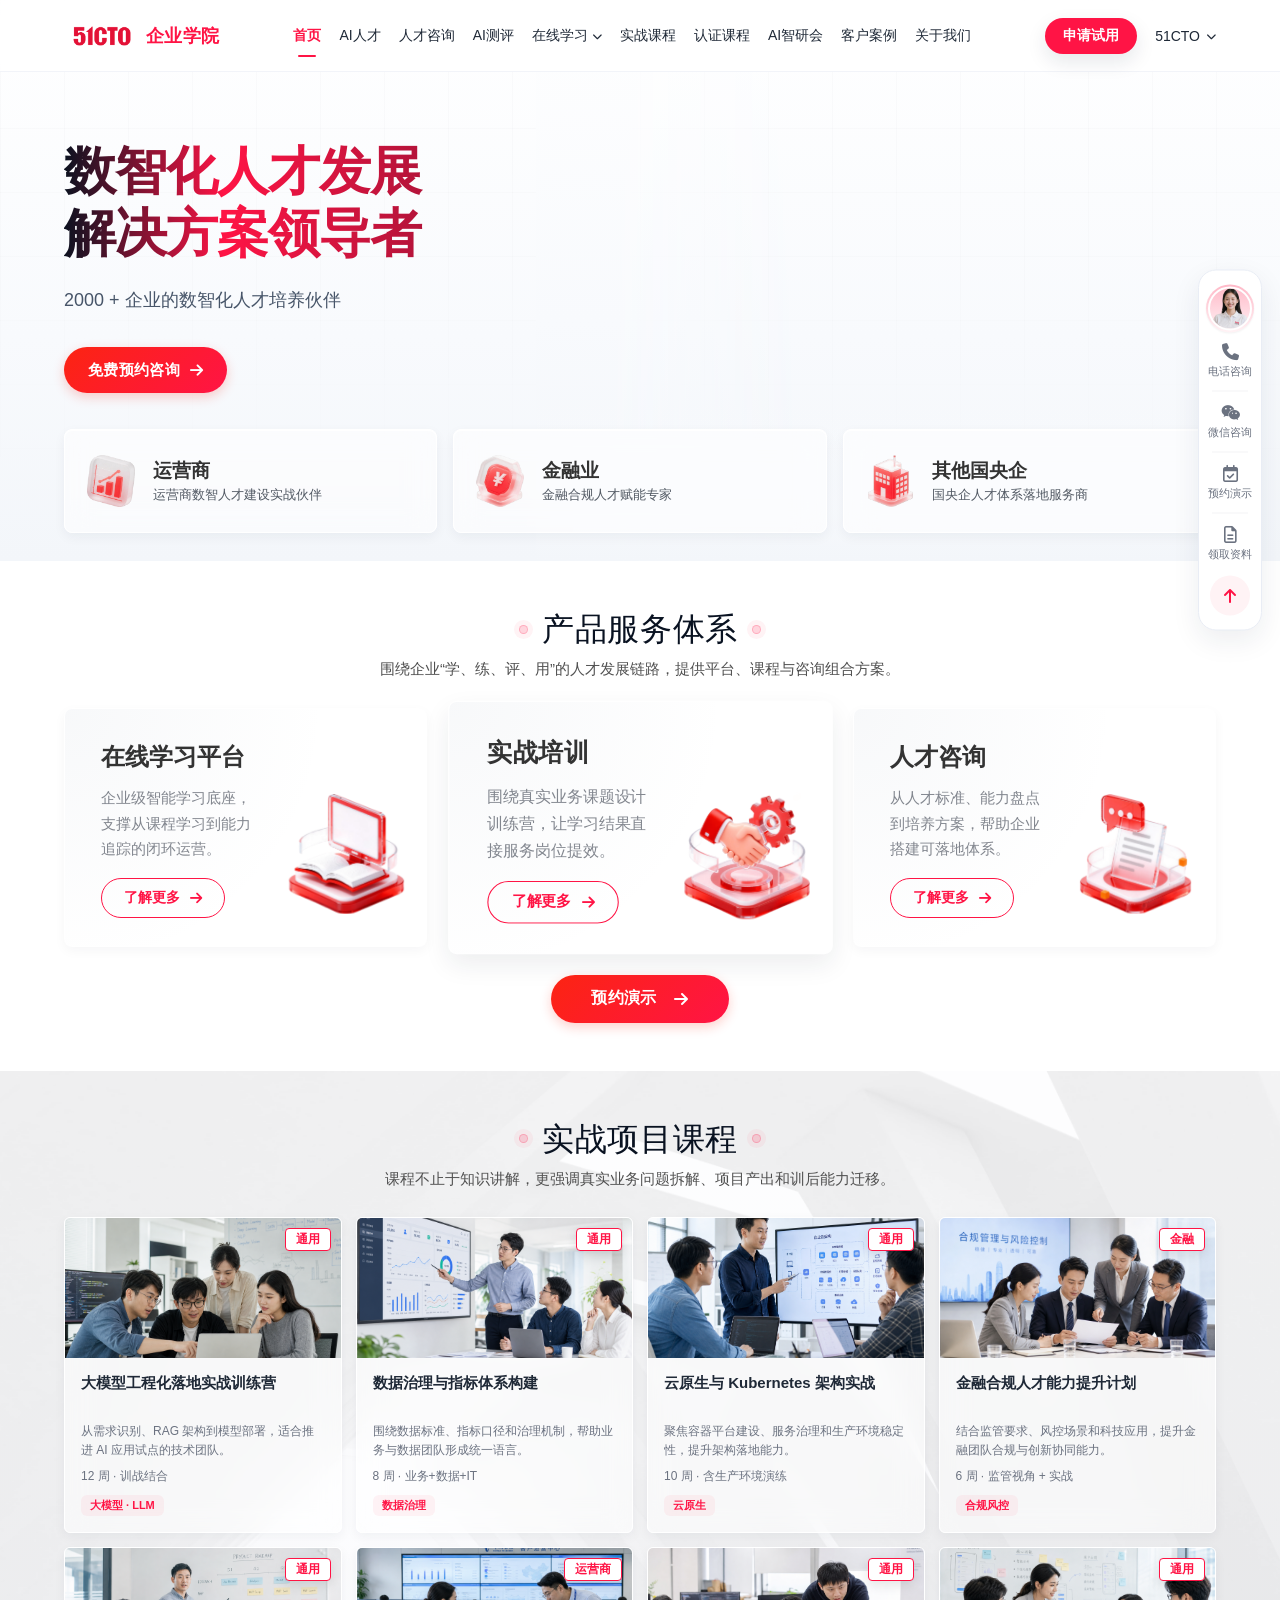
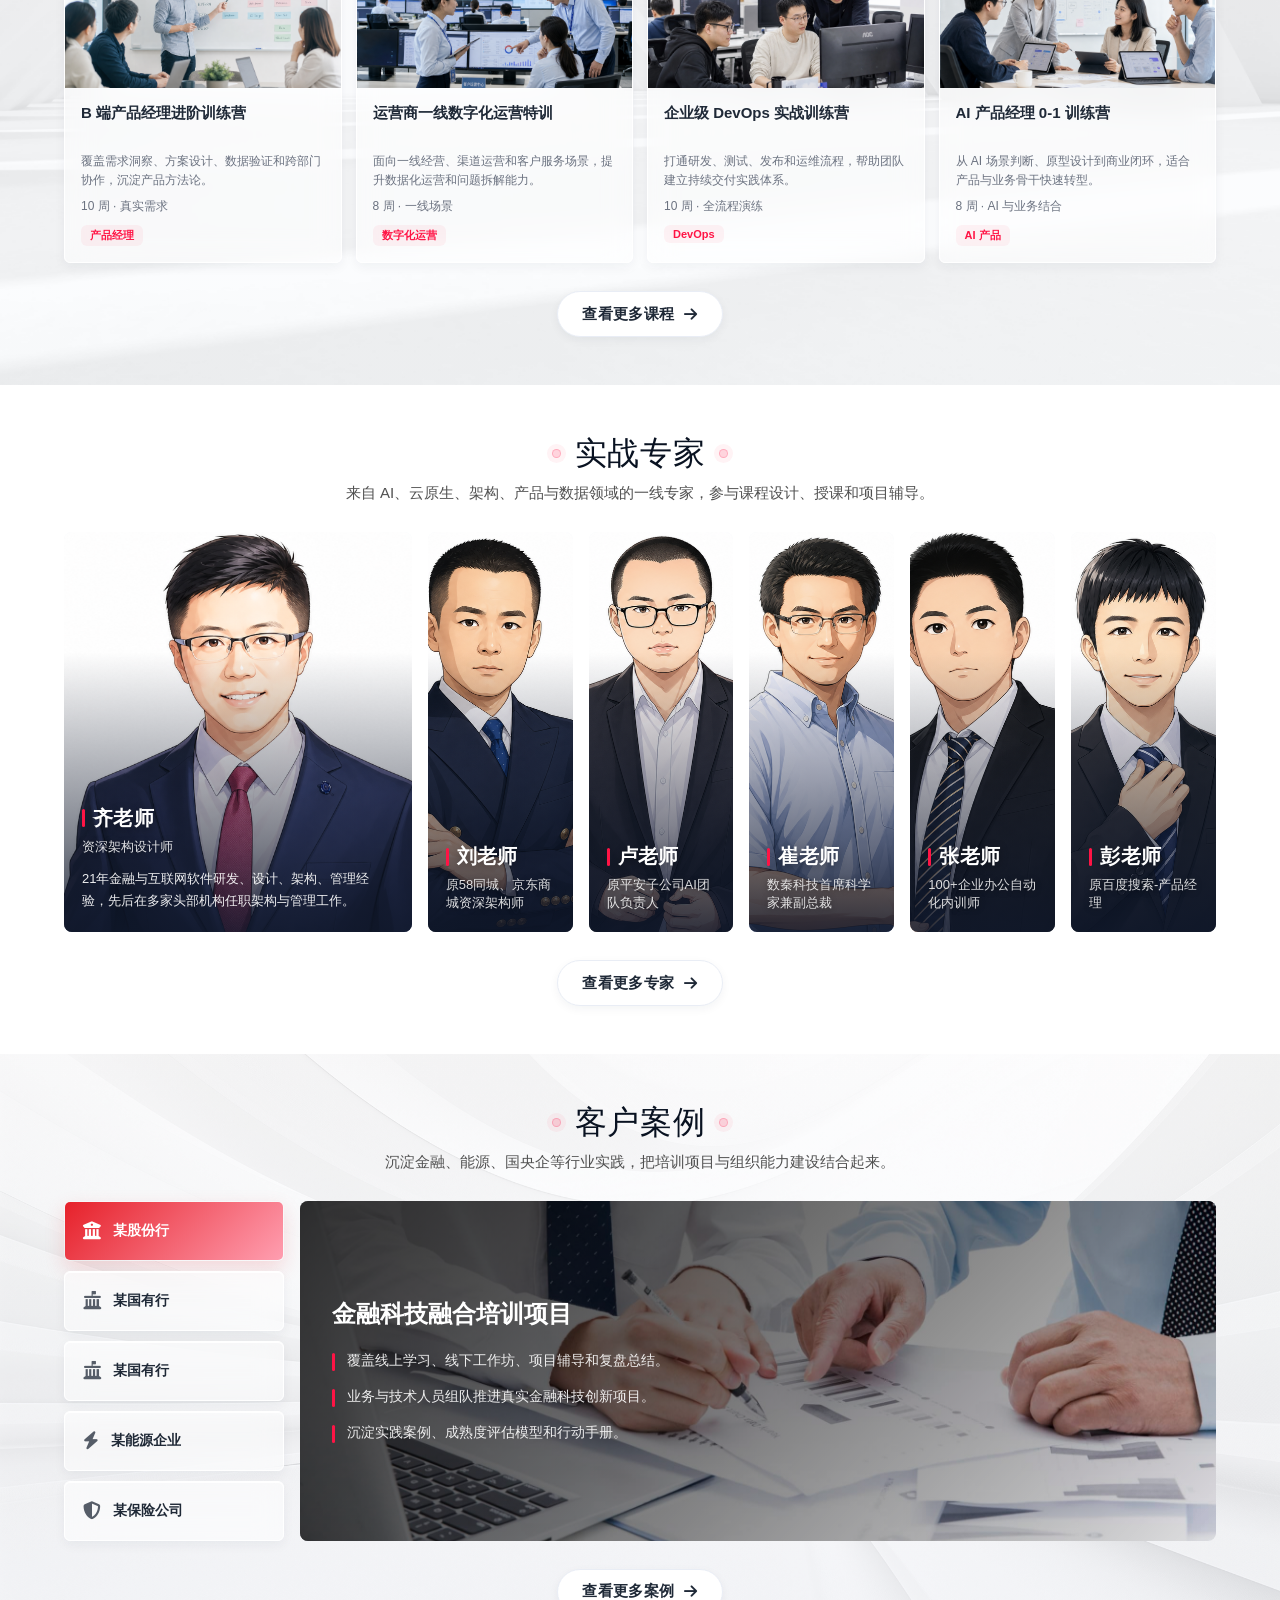
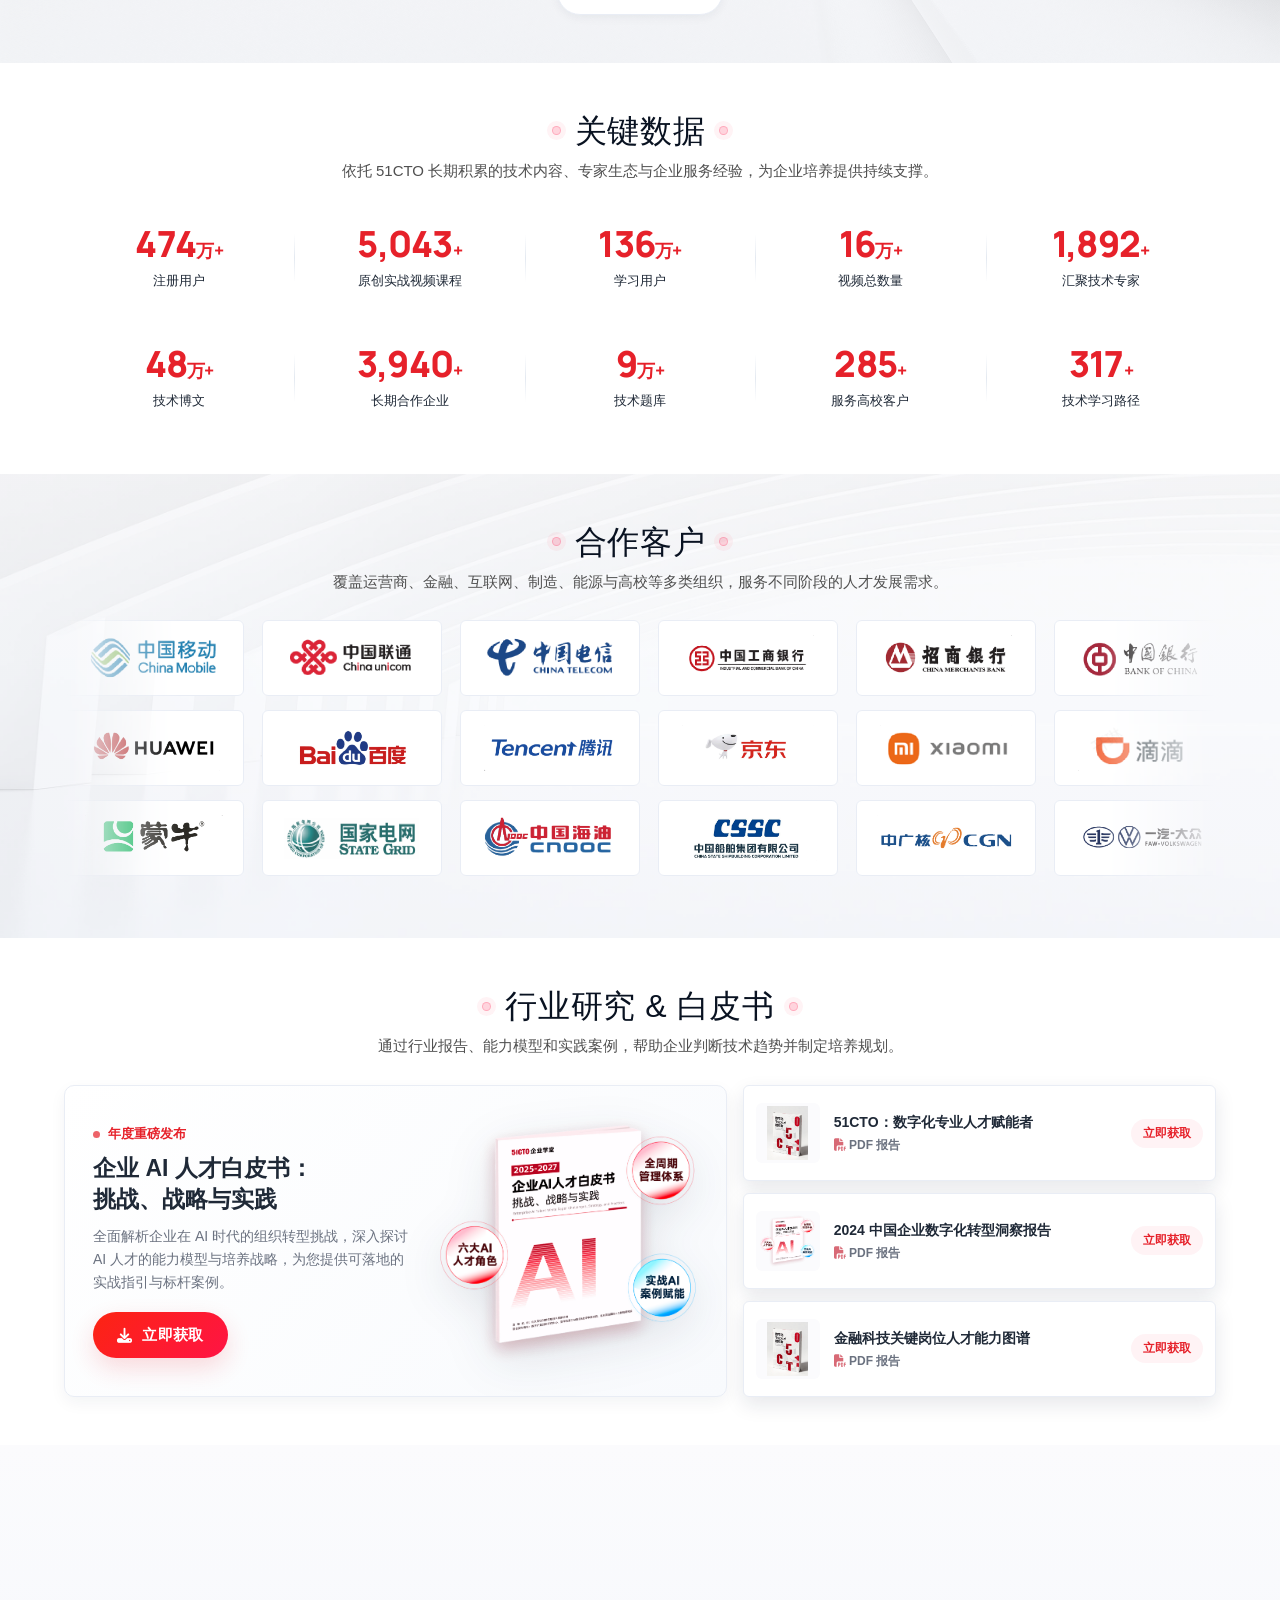
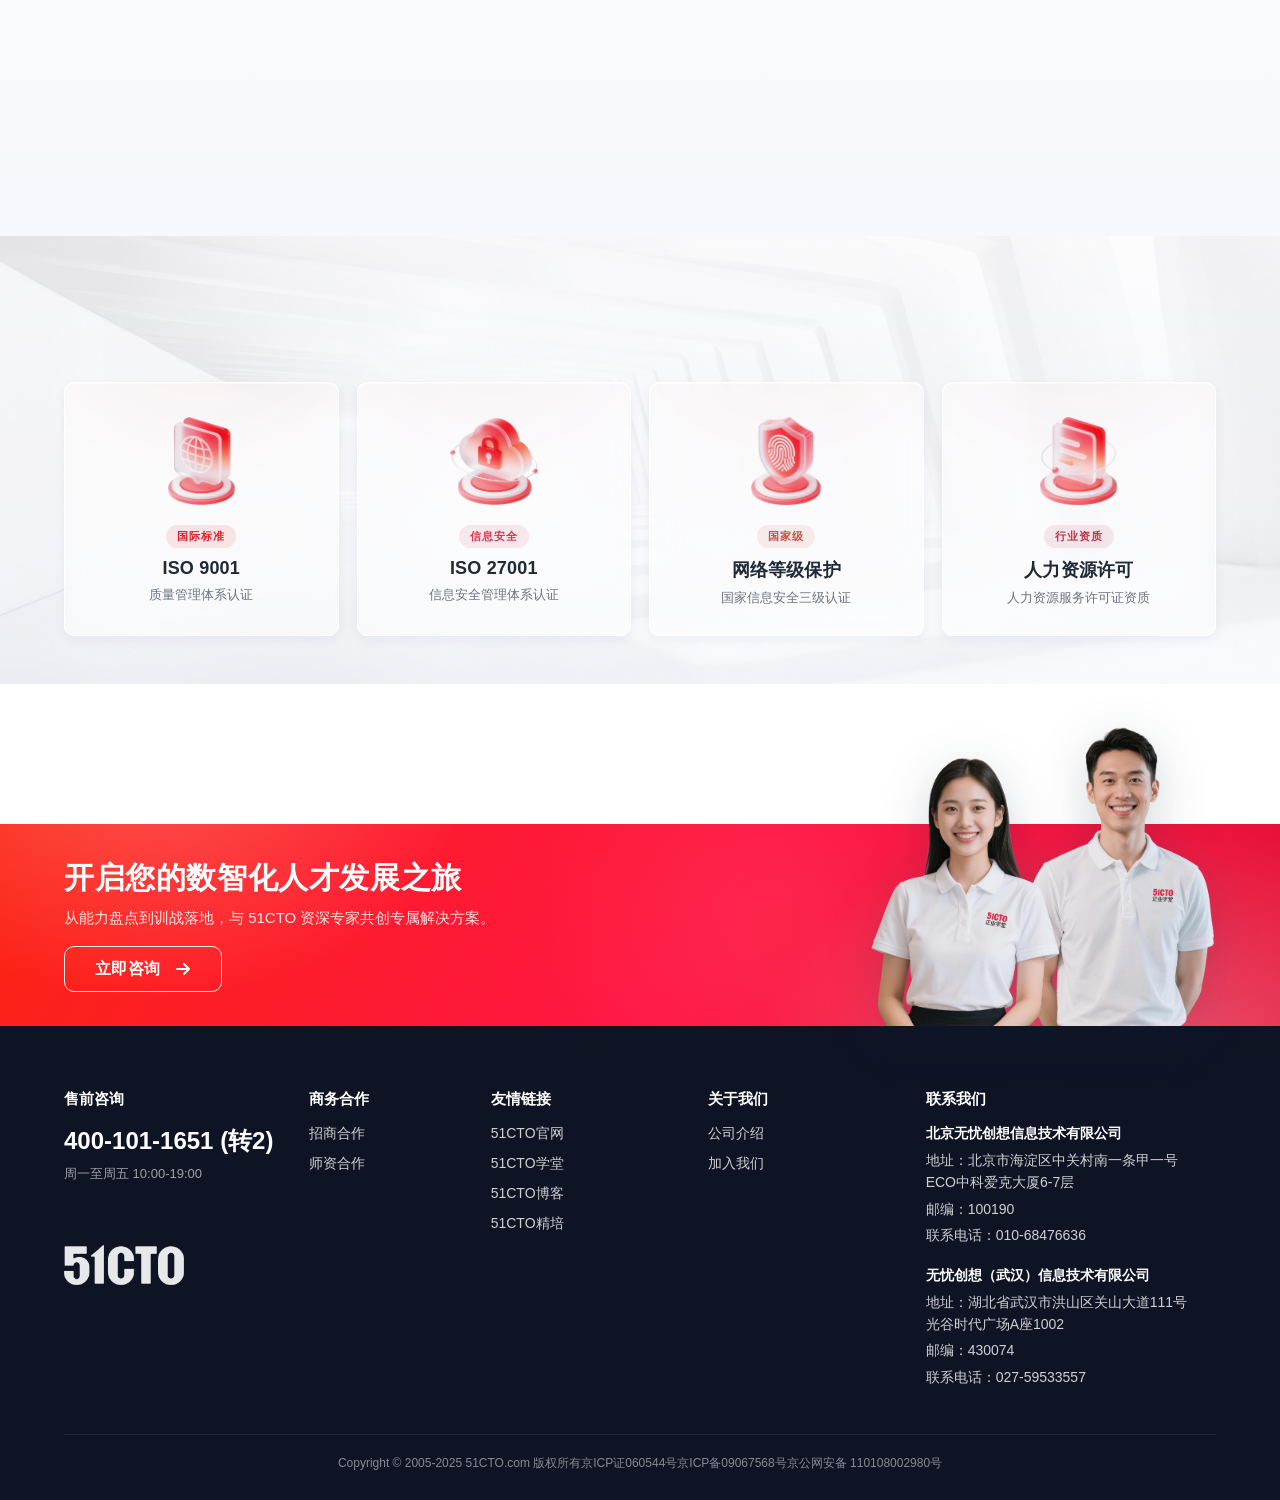
<file: index.html>
<!DOCTYPE html>
<html lang="zh-CN">
<head>
<meta charset="UTF-8" />
<meta name="viewport" content="width=device-width, initial-scale=1.0" />
<title>51CTO 企业学院 — 数智化人才发展解决方案领导者</title>
<link rel="stylesheet" href="https://cdnjs.cloudflare.com/ajax/libs/font-awesome/6.4.0/css/all.min.css">
<link rel="preconnect" href="https://fonts.googleapis.com">
<link rel="preconnect" href="https://fonts.gstatic.com" crossorigin>
<link rel="stylesheet" href="https://fonts.googleapis.com/css2?family=Manrope:wght@800;900&display=swap">
<link rel="stylesheet" href="assets/site.css">
<style>
/* Page-specific overrides */
body[data-page="index"],
body[data-page="index"] input,
body[data-page="index"] button,
body[data-page="index"] textarea,
body[data-page="index"] select{
  font-family:"PingFang SC","Hiragino Sans GB","Microsoft YaHei","Helvetica Neue",Helvetica,Arial,sans-serif;
  -webkit-font-smoothing:antialiased;-moz-osx-font-smoothing:grayscale;
}
body[data-page="index"] .section{padding:48px 0}
body[data-page="index"] .section{
  overflow:hidden;
  background:linear-gradient(180deg,#fff 0%,#fff 100%);
}
body[data-page="index"] .section.alt{
  background:linear-gradient(180deg,#FBFBFD 0%,#F5F8FC 100%);
}
body[data-page="index"] .cert-section{
  position:relative;isolation:isolate;
  background:linear-gradient(180deg, rgba(251,251,253,0.92) 0%, rgba(244,246,251,0.88) 100%);
}
body[data-page="index"] .cert-section::before{
  content:'';position:absolute;inset:0;z-index:-1;
  background:url('assets/bg/section-cert.jpg') center / 100% auto no-repeat;
  opacity:0.25;pointer-events:none;
}
body[data-page="index"] .section[data-screen-label="07 Clients"]{
  position:relative;isolation:isolate;
  background:linear-gradient(180deg, rgba(251,251,253,0.92) 0%, rgba(245,248,252,0.88) 100%);
}
body[data-page="index"] .section[data-screen-label="07 Clients"]::before{
  content:'';position:absolute;inset:0;z-index:-1;
  background:url('assets/bg/section-clients.jpg') center / 100% auto no-repeat;
  opacity:0.25;pointer-events:none;
}
body[data-page="index"] .section[data-screen-label="05 Cases"]{
  position:relative;isolation:isolate;
  background:linear-gradient(180deg, rgba(251,251,253,0.92) 0%, rgba(245,248,252,0.88) 100%);
}
body[data-page="index"] .section[data-screen-label="05 Cases"]::before{
  content:'';position:absolute;inset:0;z-index:-1;
  background:url('assets/bg/section-cases.png') center / 100% auto no-repeat;
  opacity:0.25;pointer-events:none;
}
body[data-page="index"] .section[data-screen-label="03 Courses"]{
  position:relative;isolation:isolate;
  background:linear-gradient(180deg, rgba(251,251,253,0.92) 0%, rgba(245,248,252,0.88) 100%);
}
body[data-page="index"] .section[data-screen-label="03 Courses"]::before{
  content:'';position:absolute;inset:0;z-index:-1;
  background:url('assets/bg/section-courses.jpg') center / cover no-repeat;
  opacity:0.45;pointer-events:none;
}
body[data-page="index"] .section[data-screen-label="03 Courses"] .course{
  background:rgba(255,255,255,0.55);
  border:1px solid rgba(255,255,255,1);
  backdrop-filter:blur(14px);-webkit-backdrop-filter:blur(14px);
  box-shadow:0 4px 12px rgba(28,39,64,0.05),inset 0 1px 0 rgba(255,255,255,0.95);
}
body[data-page="index"] .section[data-screen-label="03 Courses"] .course:hover{
  background:rgba(255,255,255,0.82);
  box-shadow:0 16px 28px rgba(28,39,64,0.10),inset 0 1px 0 rgba(255,255,255,0.98);
}
body[data-page="index"] .section[data-screen-label="03 Courses"] .course .thumb{
  background-color:rgba(255,255,255,0.4);
}
body[data-page="index"] .section .container{position:relative;z-index:1}
body[data-page="index"] .section-head{margin-bottom:26px}
body[data-page="index"] .section-head h2{font-size:32px;gap:14px;font-weight:500}
body[data-page="index"] .section-head p{max-width:620px;margin:8px auto 0;font-size:15px;line-height:1.65}
body[data-page="index"] .section-action{margin-top:28px!important}
.home-hero{min-height:460px;padding-bottom:28px;background:linear-gradient(180deg,
  rgba(255,255,255,1) 0%,
  rgba(248,250,253,1) 60%,
  rgba(243,246,250,1) 100%);
}
/* Hero video — main subject on the right, text on the left */
.home-hero .container{position:relative;z-index:3}
.home-hero .hero-video-wrap{
  position:absolute;top:-40px;bottom:0;
  right:max(0px, calc(50vw - 600px));
  width:55%;max-width:860px;height:auto;
  overflow:hidden;pointer-events:none;z-index:1;
}
.home-hero .hero-video{
  position:absolute;inset:0;width:100%;height:100%;
  object-fit:cover;object-position:center center;
  display:block;
  -webkit-mask-image:
    linear-gradient(to right, rgba(0,0,0,0) 0%, #000 20%, #000 80%, rgba(0,0,0,0) 100%),
    linear-gradient(to bottom, rgba(0,0,0,0) 0%, #000 12%, #000 86%, rgba(0,0,0,0) 100%);
  mask-image:
    linear-gradient(to right, rgba(0,0,0,0) 0%, #000 20%, #000 80%, rgba(0,0,0,0) 100%),
    linear-gradient(to bottom, rgba(0,0,0,0) 0%, #000 12%, #000 86%, rgba(0,0,0,0) 100%);
  -webkit-mask-composite:source-in;
  mask-composite:intersect;
}
.home-hero .hero-video-wrap::before{
  content:'';position:absolute;inset:0;z-index:2;
  background:linear-gradient(180deg,
    rgba(255,255,255,1) 0%,
    rgba(248,250,253,1) 60%,
    rgba(243,246,250,1) 100%);
  -webkit-mask-image:linear-gradient(to right,
    #000 0%, #000 10%, rgba(0,0,0,0.55) 22%, rgba(0,0,0,0) 38%);
  mask-image:linear-gradient(to right,
    #000 0%, #000 10%, rgba(0,0,0,0.55) 22%, rgba(0,0,0,0) 38%);
}
.home-hero .hero-video-wrap::after{
  content:'';position:absolute;inset:0;z-index:2;
  background:linear-gradient(180deg,
    rgba(255,255,255,0) 72%,
    rgba(248,250,253,0.55) 92%,
    rgba(243,246,250,1) 100%);
}
.home-hero .container > .hero-copy:not(.industry-cards){max-width:800px}
@media (max-width:1080px){
  .home-hero .hero-video-wrap{width:60%;top:-40px;}
  .home-hero .hero-video-wrap::before{
    background:linear-gradient(180deg,
      rgba(255,255,255,1) 0%,
      rgba(248,250,253,1) 60%,
      rgba(243,246,250,1) 100%);
  }
}
@media (max-width:768px){
  .home-hero .hero-video-wrap{display:none}
  .home-hero .container > .hero-copy:not(.industry-cards){max-width:none}
}
.home-hero::before{
  /* keep faint grid, dimmer over the image */
  opacity:0.5;
}
.industry-cards{
  position:relative;z-index:2;
  margin-top:36px;display:grid;grid-template-columns:repeat(3,minmax(0,1fr));gap:16px;
}
.ic{
  position:relative;display:grid;grid-template-columns:56px 1fr;align-items:center;gap:12px;
  height:104px;padding:14px 20px;border-radius:8px;
  background:rgba(255,255,255,0.55);border:1px solid rgba(255,255,255,1);
  backdrop-filter:blur(14px);-webkit-backdrop-filter:blur(14px);
  box-shadow:0 4px 12px rgba(28,39,64,0.05),inset 0 1px 0 rgba(255,255,255,0.95);
  transition:transform .35s ease, box-shadow .35s ease, background .35s ease;
}
.ic:hover{transform:translateY(-8px);background:rgba(255,255,255,0.82);
  box-shadow:0 14px 28px rgba(28,39,64,0.10),inset 0 1px 0 rgba(255,255,255,0.98)}
.ic .ic-icon{width:52px;height:52px;background-size:contain;background-repeat:no-repeat;background-position:center}
.ic .ic-icon.op{background-image:url('assets/icons/icon-operator.png')}
.ic .ic-icon.fi{background-image:url('assets/icons/icon-finance.png')}
.ic .ic-icon.gv{background-image:url('assets/icons/icon-govt.png')}
.ic .ic-title{font-weight:700;font-size:19px;color:var(--ink-3);margin-bottom:2px}
.ic .ic-desc{font-size:13px;line-height:1.45;color:rgba(9,18,33,0.7);white-space:nowrap}

/* Services panel */
.services-panel{
  position:relative;padding:0;border-radius:0;background:transparent;
  box-shadow:none;
  display:grid;grid-template-columns:repeat(3,minmax(0,1fr));gap:32px;overflow:visible;
}
.service{
  position:relative;padding:32px 36px 28px;border-radius:8px;background:#fff;border:1px solid rgba(255,255,255,0.92);
  display:block;text-align:left;
  transition:transform .35s ease, box-shadow .35s ease, border-color .35s ease;overflow:hidden;
  min-height:200px;
}
.service .bg-glyph{
  position:absolute;right:-24px;bottom:-34px;font-size:170px;line-height:1;color:transparent;
  pointer-events:none;font-weight:900;
  transition:transform .55s cubic-bezier(0.34,1.56,0.64,1), color .35s, right .55s ease;
}
.service:hover .bg-glyph{transform:rotate(-12deg) scale(1.18);color:rgba(230,33,42,0.10);right:-14px}
.service .s-img{
  width:120px;height:120px;background-size:contain;background-repeat:no-repeat;background-position:center;
  position:absolute;right:20px;bottom:32px;z-index:1;
  transition:transform .55s cubic-bezier(0.34,1.56,0.64,1);
  will-change:transform;
}
.service:hover .s-img{
  transform:scale(1.06) rotate(-2deg);
}
.service.featured:hover .s-img{
  transform:scale(1.08) rotate(2deg);
}
.service::before{
  content:'';position:absolute;inset:0;
  background:radial-gradient(circle at 0% 0%, rgba(148,163,184,0.07), transparent 60%);
  opacity:1;transition:opacity .35s ease;pointer-events:none;z-index:1;
}
.service:hover::before{opacity:1}
.service .s-img.platform{background-image:url('assets/icons/icon-platform.png')}
.service .s-img.training{background-image:url('assets/icons/icon-training.png')}
.service .s-img.consult{background-image:url('assets/icons/icon-consult.png')}
.s-body{position:relative;z-index:2;display:flex;flex-direction:column;align-items:flex-start;gap:12px;min-width:0;padding-right:130px}
.service h3{margin:0;font-size:24px;font-weight:800;color:var(--ink-3);position:relative;z-index:2;transition:color .3s ease, letter-spacing .3s ease}
.service:hover h3{color:var(--ink);letter-spacing:0.02em}
.service p{margin:0;font-size:15px;line-height:1.7;color:rgba(9,18,33,0.5);position:relative;z-index:2;font-weight:400}
.service .more{
  display:inline-flex;align-items:center;gap:10px;padding:10px 22px;border-radius:999px;color:var(--red);font-size:14px;font-weight:700;
  background:transparent; border:1px solid var(--red);
  box-shadow:none;transition:transform .3s ease, box-shadow .3s ease, gap .3s ease, background .3s ease, color .3s ease;
  position:relative;z-index:2;overflow:hidden;margin-top:4px;
}
.service .more:hover{
  background:rgba(255,20,69,0.05);
}
.service .more::before{
  content:'';position:absolute;top:0;left:-100%;width:60%;height:100%;
  background:linear-gradient(90deg, transparent, rgba(255,255,255,0.45), transparent);
  transition:left .6s ease;
}
.service .more:hover{transform:translateY(-1px) scale(1.02);box-shadow:0 6px 14px rgba(230,33,42,0.22);gap:12px}
.service .more:hover::before{left:120%}
.service .more i{transition:transform .3s ease}
.service .more:hover i{transform:translateX(3px)}
.service{box-shadow:0 4px 12px rgba(20,32,56,0.04)}
.service:hover{transform:translateY(-10px);box-shadow:0 18px 32px rgba(20,32,56,0.10)}

/* Featured (实战培训) — subtly emphasized core card */
.service.featured{
  box-shadow:0 10px 24px rgba(20,32,56,0.08);
  transform:scale(1.06);
  z-index:2;
}
.service.featured:hover{
  transform:translateY(-6px) scale(1.06);
  box-shadow:0 18px 34px rgba(20,32,56,0.12);
}

/* Courses */
.courses{display:grid;grid-template-columns:repeat(4,minmax(0,1fr));gap:14px}
.course{background:#fff;border:1px solid var(--line);border-radius:6px;overflow:hidden;
  transition:transform .3s ease, box-shadow .3s ease, border-color .3s ease;display:flex;flex-direction:column}
.course:hover{transform:translateY(-8px);box-shadow:0 16px 28px rgba(28,39,64,0.10)}
.course .thumb{height:140px;background:#FFF6F8;background-size:cover;background-position:center;position:relative}
.course .industry-tag, .course-card .industry-tag{position:absolute;top:10px;right:10px;background:#fff;color:var(--red);border:1px solid var(--red);font-size:12px;padding:3px 10px;border-radius:4px;z-index:2;line-height:1.2;font-weight:600;box-shadow:0 4px 12px rgba(0,0,0,0.1)}
.course .body{padding:14px 16px 16px}
.course h4{margin:0;font-size:15px;font-weight:700;color:var(--ink-2);line-height:1.45;
  display:-webkit-box;-webkit-line-clamp:2;line-clamp:2;-webkit-box-orient:vertical;overflow:hidden;min-height:42px}
.course-desc{margin:8px 0 0;font-size:12px;line-height:1.55;color:var(--muted-2);
  display:-webkit-box;-webkit-line-clamp:2;line-clamp:2;-webkit-box-orient:vertical;overflow:hidden;min-height:38px}
.course .meta{color:var(--muted-2);font-size:12px;margin-top:8px}
.course .tag{display:inline-block;margin-top:10px;padding:3px 9px;border-radius:6px;background:var(--red-50);color:var(--red);font-size:11px;font-weight:600}

/* Experts (poster cards with portrait + expand on hover) */
.experts{
  display:flex;gap:16px;align-items:stretch;
  height:400px;
}
.expert-poster{
  position:relative;flex:1 1 0;min-width:0;
  border-radius:8px;overflow:hidden;
  background:linear-gradient(180deg,#F6F8FB 0%,#EEF2F7 54%,#E7ECF3 100%);
  cursor:pointer;
  transition:flex .55s cubic-bezier(0.16,1,0.3,1);
}
.expert-poster.is-open{flex:2.4 1 0}
.expert-poster .photo{
  position:absolute;left:0;right:0;bottom:0;top:0;
  background-size:cover;
  background-position:center top;
  background-repeat:no-repeat;
  transition:transform .6s cubic-bezier(0.16,1,0.3,1), filter .4s ease;
  filter:saturate(0.9);
}
.expert-poster.is-open .photo{transform:scale(1.03);filter:saturate(1.05)}
.expert-poster::before{
  content:'';position:absolute;inset:0;
  background:linear-gradient(180deg,rgba(15,23,42,0) 30%,rgba(15,23,42,0.55) 78%,rgba(15,23,42,0.86) 100%);
  z-index:2;pointer-events:none;
  transition:opacity .35s ease;
}
.expert-poster .info{
  position:absolute;left:0;right:0;bottom:0;z-index:3;
  padding:18px 18px 20px;color:#fff;
}
.expert-poster .name-row{display:flex;align-items:center;gap:8px;margin-bottom:6px}
.expert-poster .name-row::before{content:'';width:3px;height:18px;border-radius:999px;background:var(--red)}
.expert-poster h4{margin:0;font-size:20px;font-weight:800;color:#fff;letter-spacing:0.02em;
  text-shadow:0 2px 8px rgba(0,0,0,0.35)}
.expert-poster .role{font-size:13px;color:rgba(255,255,255,0.86);margin-bottom:0;
  text-shadow:0 1px 6px rgba(0,0,0,0.4)}
.expert-poster .blurb{
  max-height:0;opacity:0;margin:0;padding:0;
  font-size:13px;line-height:1.7;color:rgba(255,255,255,0.92);
  overflow:hidden;
  transition:max-height .45s ease, opacity .35s ease .05s, margin .35s ease;
}
.expert-poster .blurb b{color:#fff;font-weight:700}
.expert-poster.is-open .blurb{max-height:120px;opacity:1;margin:12px 0 0}
.expert-poster .badge{
  position:absolute;top:14px;left:14px;z-index:3;
  padding:4px 12px;border-radius:999px;
  background:rgba(255,255,255,0.18);color:#fff;
  font-size:11px;font-weight:700;letter-spacing:0.04em;
  backdrop-filter:blur(8px);-webkit-backdrop-filter:blur(8px);
  border:1px solid rgba(255,255,255,0.22);
  transition:background .25s ease, color .25s ease;
}
.expert-poster.is-open .badge{background:var(--red);border-color:var(--red)}

/* Stats */
.stats{display:grid;grid-template-columns:repeat(5,minmax(0,1fr))}
.stats[style]{margin-bottom:24px!important}
.stat{position:relative;text-align:center;padding:16px 14px}
.stat + .stat::before{content:'';position:absolute;left:0;top:24px;bottom:24px;width:1px;
  background:linear-gradient(180deg,transparent,rgba(226,232,240,0.95),transparent)}
.stat .num{
  font-family:"Manrope","OPPO Sans","Helvetica Neue",Helvetica,Arial,sans-serif;
  font-weight:900;font-size:36px;line-height:1;color:var(--red-deep);letter-spacing:-0.02em;
}
.stat .num small{
  font-family:"Manrope","OPPO Sans","Helvetica Neue",Helvetica,Arial,sans-serif;
  font-size:18px;font-weight:800;
}
.stat .label{margin-top:10px;font-size:13px;color:var(--ink-2);font-weight:500}
.stats-note{
  margin-top:20px;padding:14px 18px;border-radius:8px;
  background:rgba(255,255,255,0.78);border:1px solid var(--line);
  color:var(--muted-3);font-size:13px;line-height:1.7;text-align:center;
}

/* Cases tabs (5 标杆案例) */
.cases-wrap{display:grid;grid-template-columns:220px 1fr;gap:16px}
.case-tabs{display:flex;flex-direction:column;gap:10px}
.case-tab{
  text-align:left;padding:15px 18px;border-radius:6px;
  background:rgba(255,255,255,0.55);
  border:1px solid rgba(255,255,255,1);
  backdrop-filter:blur(14px);-webkit-backdrop-filter:blur(14px);
  color:var(--ink-2);
  font-size:14px;font-weight:600;cursor:pointer;
  display:flex;align-items:center;
  box-shadow:0 4px 12px rgba(28,39,64,0.05),inset 0 1px 0 rgba(255,255,255,0.95);
  transition:background .4s ease, color .4s ease, transform .4s ease, box-shadow .4s ease, border-color .4s ease;
  position:relative;
  flex:1;
  overflow:hidden;
  outline:none;
}
.case-tab::before{
  content:'';position:absolute;inset:0;
  background:linear-gradient(135deg, var(--red-deep) 0%, #ff9eb0 100%);
  opacity:0;transition:opacity .4s ease;z-index:0;
}
.case-tab span{position:relative;z-index:1;display:flex;align-items:center;gap:12px;width:100%;}
.case-tab:hover{
  background:rgba(255,255,255,0.78);
  box-shadow:0 8px 18px rgba(28,39,64,0.07),inset 0 1px 0 rgba(255,255,255,0.98);
}
.case-tab.active{
  color:#fff;border-color:transparent;
  box-shadow:0 8px 20px rgba(230,33,42,0.15);
  background:transparent;
}
.case-tab.active::before{opacity:1;}
.case-tab i{font-size:18px;opacity:0.75}
.case-tab.active i{opacity:1}
.case-panel{
  position:relative;border-radius:8px;overflow:hidden;background:#1c1c24;min-height:340px;
  display:flex;align-items:center;padding:32px;color:#fff;
  cursor:pointer;transition:box-shadow .35s;
}
.case-panel:hover{
  box-shadow:0 10px 22px rgba(20,32,56,0.08);
}
.case-panel-arrow{
  position:absolute;right:36px;bottom:36px;width:48px;height:48px;border-radius:50%;
  background:rgba(255,255,255,0.15);backdrop-filter:blur(10px);-webkit-backdrop-filter:blur(10px);
  border:1px solid rgba(255,255,255,0.2);display:grid;place-items:center;
  font-size:20px;color:#fff;opacity:0;transform:translateX(-10px);
  transition:all .35s ease;z-index:3;
}
.case-panel:hover .case-panel-arrow{
  opacity:1;transform:translateX(0);background:var(--red);border-color:var(--red);
}
.case-panel::before{
  content:'';position:absolute;inset:0;
  background:linear-gradient(135deg,rgba(0,0,0,0.55) 0%,rgba(0,0,0,0.25) 60%,rgba(0,0,0,0.05) 100%);
}
.case-panel::after{
  content:'';position:absolute;inset:0;
  background:url('assets/case_bg/case-1.jpeg') center/cover no-repeat;
  z-index:-1;
}
.case-panel.with-bg{background-color:#1c1c24}
.case-content{position:relative;z-index:2;max-width:560px}
.case-content h3{margin:0 0 18px;font-size:24px;font-weight:800;line-height:1.4}
.case-content .pts{display:flex;flex-direction:column;gap:12px}
.case-content .pt{display:flex;gap:12px;align-items:flex-start}
.case-content .pt::before{
  content:'';width:3px;height:18px;background:var(--red);border-radius:999px;flex:0 0 auto;margin-top:4px;
}
.case-content .pt p{margin:0;font-size:14px;line-height:1.7;color:rgba(255,255,255,0.9)}

/* Whitepaper resource */
.resources{display:grid;grid-template-columns:1.4fr 1fr;gap:16px}
.res-main{
  position:relative;border-radius:10px;padding:28px;overflow:hidden;color:var(--ink-2);
  background:linear-gradient(135deg,#FFFFFF 0%,#F8FAFD 100%);
  border:1px solid var(--line);
  display:grid;grid-template-columns:1fr 260px;gap:28px;align-items:center;
  box-shadow:0 6px 16px rgba(20,32,56,0.05);
}
.res-main img{filter:drop-shadow(0 14px 24px rgba(20,32,56,0.12));border-radius:6px;width:100%;max-width:260px;height:auto;display:block}
.res-main .tag{
  display:inline-flex;align-items:center;gap:8px;font-size:13px;margin-bottom:10px;
  color:var(--red-deep);font-weight:700;
}
.res-main .tag .dot{width:7px;height:7px;border-radius:999px;background:rgba(230,33,42,0.70)}
.res-main h3{margin:0 0 10px;font-size:23px;font-weight:800;line-height:1.35}
.res-main p{margin:0 0 18px;font-size:14px;line-height:1.65;color:var(--muted-2);max-width:340px}
.res-main .btn-white{
  background:linear-gradient(135deg,var(--red),var(--red-soft));
  color:#fff;
  box-shadow:0 10px 24px rgba(230,33,42,0.16);
}
.res-main .btn-white:hover{box-shadow:0 14px 30px rgba(230,33,42,0.20)}
.res-list{display:flex;flex-direction:column;gap:12px}
.res-item{
  background:#fff;border:1px solid var(--line);border-radius:6px;padding:12px;
  display:grid;grid-template-columns:64px 1fr auto;gap:14px;align-items:center;
  transition:transform .25s, box-shadow .25s, border-color .25s;cursor:pointer;
  flex:1;
}
.res-item:hover{transform:translateY(-2px);box-shadow:0 6px 14px rgba(28,39,64,0.05)}
.res-item .thumb{background:#FBFBFD;border-radius:6px;height:60px;display:grid;place-items:center;overflow:hidden}
.res-item .thumb img{max-height:54px;max-width:90%;object-fit:contain}
.res-item h5{margin:0;font-size:14px;font-weight:700;color:var(--ink-2);line-height:1.45;
  display:-webkit-box;-webkit-line-clamp:2;line-clamp:2;-webkit-box-orient:vertical;overflow:hidden}
.res-item .meta{color:var(--muted-2);font-size:12px;margin-top:4px}
.res-item .meta i{color:#D86A76!important}
.res-item .get-btn{
  display:inline-flex;align-items:center;gap:6px;padding:6px 12px;border-radius:999px;
  background:var(--red-50);color:var(--red-deep);font-size:12px;font-weight:700;
  transition:background .25s, color .25s;white-space:nowrap;
}
.res-item:hover .get-btn{background:var(--red);color:#fff}

/* Client scenarios */
.client-scenarios{
  display:grid;grid-template-columns:repeat(4,minmax(0,1fr));gap:12px;
  margin-top:24px;
}
.client-scenario{
  padding:14px 16px;border-radius:8px;
  background:rgba(255,255,255,0.84);border:1px solid var(--line);
  box-shadow:0 3px 10px rgba(20,32,56,0.04);
}
.client-scenario strong{
  display:block;margin-bottom:5px;font-size:14px;color:var(--ink-2);
}
.client-scenario span{
  display:block;font-size:12px;line-height:1.55;color:var(--muted-2);
}

/* Honors — light pill cloud with floating animation */
.honors-cloud{
  display:flex;flex-wrap:wrap;gap:12px;justify-content:center;
  max-width:980px;margin:0 auto;
}
.honor-chip{
  display:inline-flex;align-items:center;gap:8px;
  padding:10px 18px;border-radius:999px;
  background:#fff;border:1px solid var(--line);
  font-size:13px;font-weight:600;color:var(--ink-2);
  cursor:default;position:relative;
  transition:transform .35s cubic-bezier(0.34,1.56,0.64,1), background .25s, color .25s, box-shadow .25s;
  opacity:0;transform:translateY(14px);
  animation:chip-rise .6s cubic-bezier(0.16,1,0.3,1) forwards;
}
.honor-chip i{color:var(--red);font-size:13px;transition:transform .4s cubic-bezier(0.34,1.56,0.64,1)}
.honor-chip:hover{
  transform:translateY(-2px) scale(1.03);
  background:linear-gradient(135deg, #FFF5F7 0%, #FFFFFF 100%);
  box-shadow:0 4px 12px rgba(20,32,56,0.06);
}
.honor-chip:hover i{transform:rotate(15deg) scale(1.2)}
@keyframes chip-rise{
  from{opacity:0;transform:translateY(14px)}
  to  {opacity:1;transform:translateY(0)}
}
/* gently varied float animation on chips */
.honor-chip{animation-fill-mode:both}
.honor-chip:nth-child(3n)  {animation-delay:.05s}
.honor-chip:nth-child(3n+1){animation-delay:.15s}
.honor-chip:nth-child(3n+2){animation-delay:.25s}

/* Cert section — premium medal design */
.cert-section{
  background:
    radial-gradient(circle at 16% 18%, rgba(255,20,69,0.05), transparent 28%),
    linear-gradient(180deg,#FBFBFD 0%,#F4F6FB 100%);
}
.cert-board{display:grid;grid-template-columns:repeat(4,minmax(0,1fr));gap:18px}
.cert-medal{
  --mc:#E0212A;
  --mc-soft:#FF5C6E;
  --mc-tint:rgba(224,33,42,0.10);
  position:relative;
  padding:30px 24px 26px;text-align:center;
  background:rgba(255,255,255,0.55);
  border:1px solid rgba(255,255,255,1);
  border-radius:10px;overflow:hidden;isolation:isolate;
  backdrop-filter:blur(14px);-webkit-backdrop-filter:blur(14px);
  box-shadow:0 4px 12px rgba(28,39,64,0.05),inset 0 1px 0 rgba(255,255,255,0.95);
  transition:transform .35s ease, box-shadow .35s ease, background .35s ease;
}
.cert-medal::before{
  content:'';position:absolute;left:50%;top:-46%;width:160%;height:90%;
  transform:translateX(-50%);
  background:radial-gradient(ellipse at center top, var(--mc-tint), transparent 70%);
  opacity:0.7;z-index:-1;pointer-events:none;
}
.cert-medal:hover{
  transform:translateY(-8px);
  background:rgba(255,255,255,0.82);
  box-shadow:0 14px 28px rgba(28,39,64,0.10),inset 0 1px 0 rgba(255,255,255,0.98);
}
.cert-medal:nth-child(2){--mc:#D6364F;--mc-soft:#FF7088;--mc-tint:rgba(214,54,79,0.10)}
.cert-medal:nth-child(3){--mc:#C94F43;--mc-soft:#FF8470;--mc-tint:rgba(201,79,67,0.10)}
.cert-medal:nth-child(4){--mc:#B9354A;--mc-soft:#FF6F86;--mc-tint:rgba(185,53,74,0.10)}

.medal{
  position:relative;
  width:96px;height:96px;margin:0 auto 16px;
  display:grid;place-items:center;
}
.medal img{
  display:block;width:88px;height:88px;object-fit:contain;
  transition:transform .45s cubic-bezier(0.16,1,0.3,1);
}
.cert-medal:hover .medal img{transform:scale(1.06)}

.cert-tag{
  display:inline-flex;align-items:center;
  padding:4px 11px;border-radius:999px;
  background:var(--mc-tint);color:var(--mc);
  font-size:11px;font-weight:700;letter-spacing:0.10em;
  margin-bottom:10px;text-transform:uppercase;
}
.cert-medal h4{margin:0 0 6px;font-size:18px;font-weight:800;color:var(--ink-2);letter-spacing:0.01em}
.cert-medal p{margin:0;font-size:13px;color:var(--muted-2);line-height:1.6}

body[data-page="index"] .logo-pill{height:76px;border-radius:6px;box-shadow:none}
body[data-page="index"] .logo-pill:hover{box-shadow:0 4px 12px rgba(20,32,56,0.05)}
body[data-page="index"] .marquee{margin-bottom:14px}
body[data-page="index"] .cta-strip{
  border-radius:10px;padding:40px 48px;
  box-shadow:0 6px 16px rgba(20,32,56,0.05);
}
body[data-page="index"] #cta{padding:140px 0 0;overflow:visible}
body[data-page="index"] .cta-banner{
  position:relative;color:#fff;
  background:linear-gradient(120deg, #FC2412 0%, #FF1445 55%, #E31136 100%);
  overflow:visible;
}
body[data-page="index"] .cta-banner-inner{
  position:relative;z-index:1;
  display:flex;flex-direction:column;align-items:flex-start;gap:18px;
  padding:34px 24px;min-height:128px;
}
body[data-page="index"] .cta-banner-copy h3{
  margin:0;font-size:30px;font-weight:700;line-height:1.3;color:#fff;
  letter-spacing:0.02em;
}
body[data-page="index"] .cta-banner-copy p{
  margin:12px 0 0;font-size:15px;color:rgba(255,255,255,0.88);
}
body[data-page="index"] .cta-banner .actions{position:relative;z-index:3}
body[data-page="index"] .cta-banner .btn-white{
  background:transparent;color:#fff;
  padding:13px 30px;font-size:16px;font-weight:700;
  border-radius:10px;letter-spacing:0.02em;
  border:1.5px solid rgba(255,255,255,0.9);
  box-shadow:none;
  transition:background .25s ease, color .25s ease, transform .25s ease, box-shadow .25s ease;
}
body[data-page="index"] .cta-banner .btn-white i{
  margin-left:6px;transition:transform .25s ease;
}
body[data-page="index"] .cta-banner .btn-white:hover{
  background:#fff;color:#E31136;
  border-color:#fff;
  box-shadow:0 10px 24px rgba(15,15,40,0.22);
  transform:translateY(-2px);
}
body[data-page="index"] .cta-banner .btn-white:hover i{transform:translateX(4px)}
body[data-page="index"] .cta-banner-illust{
  position:absolute;right:2%;bottom:0;
  width:auto;height:300px;
  pointer-events:none;z-index:2;
  filter:drop-shadow(0 12px 24px rgba(20,32,56,0.18));
}
@media (max-width:1080px){
  body[data-page="index"] .cta-banner-illust{height:264px;right:0}
  body[data-page="index"] #cta{padding-top:120px}
}
@media (max-width:820px){
  body[data-page="index"] .cta-banner-illust{height:200px;right:0;opacity:0.85}
  body[data-page="index"] .cta-banner-copy{max-width:55%}
  body[data-page="index"] #cta{padding-top:96px}
}
@media (max-width:640px){
  body[data-page="index"] .cta-banner-inner{
    grid-template-columns:1fr;padding:48px 20px;gap:20px;text-align:left;
  }
  body[data-page="index"] .cta-banner-copy{max-width:none}
  body[data-page="index"] .cta-banner-copy h3{font-size:24px}
  body[data-page="index"] .cta-banner-illust{display:none}
}
body[data-page="index"] .btn-primary,
body[data-page="index"] .res-main .btn-white,
body[data-page="index"] .cta-strip .btn-white,
body[data-page="index"] .btn-grand{
  background:linear-gradient(135deg, #FC2412 0%, #FF1445 100%);
  color:#fff;
}
body[data-page="index"] .btn-primary{box-shadow:0 4px 12px rgba(252,36,18,0.22)}
body[data-page="index"] .btn-primary:hover{box-shadow:0 8px 18px rgba(252,36,18,0.28)}
body[data-page="index"] .section-action .btn-ghost{box-shadow:0 3px 10px rgba(20,32,56,0.05)!important}
body[data-page="index"] .section-action .btn-ghost:hover{box-shadow:0 6px 14px rgba(20,32,56,0.07)!important}
body[data-page="index"] .cta-strip .btn-white{box-shadow:0 4px 12px rgba(252,36,18,0.22)}
body[data-page="index"] .cta-strip .btn-white:hover{box-shadow:0 8px 18px rgba(252,36,18,0.28)}

/* Grand CTA — premium light-themed end-of-page block */
.home-cta-section{padding:96px 0 100px;background:#fff}
.grand-cta{
  position:relative;
  border-radius:14px;overflow:hidden;isolation:isolate;
  background:linear-gradient(135deg,#ffffff 0%,#fff8f9 50%,#fdf1f4 100%);
  border:1px solid rgba(255,255,255,0.92);
  box-shadow:0 8px 22px rgba(20,32,56,0.06), inset 0 1px 0 rgba(255,255,255,0.95);
}
.grand-cta-bg{position:absolute;inset:0;pointer-events:none;z-index:0;overflow:hidden}
.grand-cta-bg .orb{position:absolute;border-radius:50%;filter:blur(56px)}
.grand-cta-bg .orb.a{left:-100px;top:-120px;width:420px;height:420px;
  background:radial-gradient(circle, rgba(255,140,160,0.45), transparent 70%);
  animation:orb-drift 16s ease-in-out infinite}
.grand-cta-bg .orb.b{right:-140px;bottom:-160px;width:480px;height:480px;
  background:radial-gradient(circle, rgba(186,210,255,0.40), transparent 70%);
  animation:orb-drift 22s ease-in-out -10s infinite reverse}
.grand-cta-bg .orb.c{left:55%;top:-100px;width:260px;height:260px;
  background:radial-gradient(circle, rgba(255,210,225,0.40), transparent 70%);
  animation:orb-drift 26s ease-in-out -6s infinite}
@keyframes orb-drift{
  0%,100%{transform:translate(0,0) scale(1)}
  50%{transform:translate(28px,32px) scale(1.10)}
}
.grand-cta-bg .grid{
  position:absolute;inset:0;
  background-image:
    linear-gradient(rgba(15,23,42,0.06) 1px, transparent 1px),
    linear-gradient(90deg, rgba(15,23,42,0.06) 1px, transparent 1px);
  background-size:96px 96px;
  -webkit-mask-image:radial-gradient(circle at 30% 50%, #000 30%, transparent 80%);
          mask-image:radial-gradient(circle at 30% 50%, #000 30%, transparent 80%);
  opacity:0.55;
}
.grand-cta-inner{
  position:relative;z-index:1;
  display:grid;grid-template-columns:1.55fr 1fr;gap:64px;
  padding:68px 76px;align-items:center;
}
.grand-cta-copy .cta-kicker{
  display:inline-flex;align-items:center;gap:10px;
  padding:7px 16px;border-radius:999px;
  background:rgba(255,255,255,0.78);border:1px solid rgba(255,20,69,0.18);
  color:var(--red-deep);font-size:13px;font-weight:700;letter-spacing:0.06em;
  box-shadow:0 10px 24px rgba(20,32,56,0.06);
  margin-bottom:22px;
}
.grand-cta-copy .cta-kicker .dot{
  width:7px;height:7px;border-radius:50%;background:var(--red);
  box-shadow:0 0 0 4px rgba(255,20,69,0.14);
}
.grand-cta-copy h2{
  font-size:46px;font-weight:800;line-height:1.18;letter-spacing:0.01em;
  margin:0 0 22px;color:var(--ink);
}
.grand-cta-copy h2 .accent{
  background:linear-gradient(135deg, var(--red-deep), var(--red-soft));
  -webkit-background-clip:text;background-clip:text;color:transparent;
}
.grand-cta-copy > p{
  font-size:17px;line-height:1.75;color:var(--muted-3);
  margin:0 0 32px;max-width:540px;
}
.cta-stats{
  display:flex;gap:44px;flex-wrap:wrap;
  padding-top:26px;border-top:1px dashed rgba(20,32,56,0.10);
}
.cta-stats > div{display:flex;flex-direction:column}
.cta-stats strong{
  font-size:30px;font-weight:800;letter-spacing:0.01em;line-height:1.1;
  background:linear-gradient(135deg, var(--red-deep), var(--red-soft));
  -webkit-background-clip:text;background-clip:text;color:transparent;
}
.cta-stats span{font-size:13px;color:var(--muted-3);margin-top:6px}
.grand-cta-actions{display:flex;flex-direction:column;gap:14px;align-items:flex-start}
.btn-grand{
  position:relative;
  display:inline-flex;align-items:center;gap:14px;
  padding:18px 36px;border-radius:8px;
  background:linear-gradient(135deg, var(--red-deep) 0%, var(--red-soft) 100%);
  color:#fff;font-size:17px;font-weight:700;letter-spacing:0.02em;
  box-shadow:0 6px 16px rgba(230,33,42,0.18), inset 0 1px 0 rgba(255,255,255,0.30);
  transition:transform .3s cubic-bezier(0.16,1,0.3,1), box-shadow .3s;
  overflow:hidden;
}
.btn-grand::before{
  content:'';position:absolute;left:-40%;top:0;width:35%;height:100%;
  background:linear-gradient(90deg,transparent,rgba(255,255,255,0.42),transparent);
  transform:skewX(-22deg);
  animation:grand-sheen 4.5s ease-in-out infinite;
}
@keyframes grand-sheen{0%,35%{left:-40%}65%{left:140%}100%{left:140%}}
.btn-grand:hover{transform:translateY(-2px);box-shadow:0 10px 22px rgba(230,33,42,0.22)}
.btn-grand i{font-size:18px;transition:transform .3s ease}
.btn-grand:hover i{transform:translateX(6px)}
.btn-grand-ghost{
  display:inline-flex;align-items:center;gap:12px;
  padding:16px 30px;border-radius:8px;
  background:rgba(255,255,255,0.86);
  color:var(--ink-2);font-size:15px;font-weight:600;
  border:1px solid rgba(20,32,56,0.10);
  box-shadow:0 4px 12px rgba(20,32,56,0.04);
  backdrop-filter:blur(10px);
  transition:transform .3s ease, background .3s ease, color .3s ease, box-shadow .3s ease;
}
.btn-grand-ghost:hover{transform:translateY(-2px);background:#fff;color:var(--red-deep);box-shadow:0 8px 18px rgba(20,32,56,0.06)}
.cta-trust{
  display:inline-flex;align-items:center;gap:8px;
  font-size:12px;color:var(--muted-3);margin-top:6px;letter-spacing:0.04em;
}
.cta-trust i{color:#22c55e;font-size:14px}

@media (max-width:1080px){
  .industry-cards,.services-panel{grid-template-columns:repeat(2,minmax(0,1fr))}
  .courses{grid-template-columns:repeat(2,minmax(0,1fr))}
  .experts{grid-template-columns:repeat(2,minmax(0,1fr))}
  .stats{grid-template-columns:repeat(3,minmax(0,1fr));row-gap:14px}
  .cases-wrap{grid-template-columns:1fr}
  .case-tabs{flex-direction:row;flex-wrap:wrap}
  .resources{grid-template-columns:1fr}
  .res-main{grid-template-columns:1fr}
  .cert-board{grid-template-columns:repeat(2,minmax(0,1fr))}
  .client-scenarios{grid-template-columns:repeat(2,minmax(0,1fr))}
}
@media (max-width:640px){
  body[data-page="index"] .section{padding:36px 0}
  body[data-page="index"] .section-head{margin-bottom:22px}
  body[data-page="index"] .section-head h2{font-size:26px;gap:10px}
  .home-hero{padding-top:110px;padding-bottom:56px}
  .industry-cards,.services-panel,.courses,.experts,.cert-board{grid-template-columns:1fr}
  .client-scenarios{grid-template-columns:1fr}
  .stats{grid-template-columns:repeat(2,minmax(0,1fr))}
  .stat + .stat::before{display:none}
  .case-panel{padding:24px;min-height:320px}
  body[data-page="index"] .cta-strip{padding:30px 22px}
  .grand-cta-inner{grid-template-columns:1fr;gap:32px;padding:40px 24px}
  .grand-cta-copy h2{font-size:32px}
  .cta-stats{gap:24px}
}

.btn-sweep {
  position:relative; overflow:hidden;
}
.btn-sweep::before {
  content:'';position:absolute;top:0;left:-100%;width:60%;height:100%;
  background:linear-gradient(90deg, transparent, rgba(255,255,255,0.45), transparent);
  transition:left .6s ease;
}
.btn-sweep:hover::before {
  left:120%;
}

</style>
</head>
<body data-page="index" id="top">

<nav class="nav" id="site-nav"></nav>

<!-- ─── Hero ─── -->
<section class="hero home-hero" data-screen-label="01 Hero">
  <div class="hero-video-wrap" aria-hidden="true">
    <video class="hero-video" autoplay muted loop playsinline preload="auto">
      <source src="assets/video/home-hero.mp4" type="video/mp4">
    </video>
  </div>
  <div class="container">
    <div class="hero-copy reveal in">
      <h1>数智化人才发展<br>解决方案领导者</h1>
      <p class="hero-sub">2000 + 企业的数智化人才培养伙伴</p>
      <div class="hero-actions">
        <a class="btn btn-primary js-trial-btn" href="#" data-type="consult">免费预约咨询 <i class="fas fa-arrow-right"></i></a>
      </div>
    </div>

    <div class="industry-cards reveal delay-1">
      <div class="ic"><div class="ic-icon op"></div><div><div class="ic-title">运营商</div><div class="ic-desc">运营商数智人才建设实战伙伴</div></div></div>
      <div class="ic"><div class="ic-icon fi"></div><div><div class="ic-title">金融业</div><div class="ic-desc">金融合规人才赋能专家</div></div></div>
      <div class="ic"><div class="ic-icon gv"></div><div><div class="ic-title">其他国央企</div><div class="ic-desc">国央企人才体系落地服务商</div></div></div>
    </div>
  </div>
</section>

<!-- ─── 产品服务体系 ─── -->
<section class="section" id="services" data-screen-label="02 Services">
  <div class="container">
    <div class="section-head reveal">
      <h2><span class="bar"></span>产品服务体系<span class="bar"></span></h2>
      <p>围绕企业“学、练、评、用”的人才发展链路，提供平台、课程与咨询组合方案。</p>
    </div>
    <div class="services-panel reveal delay-1">
      <div class="service">
        <div class="bg-glyph"><i class="fas fa-laptop-code"></i></div>
        <div class="s-img platform"></div>
        <div class="s-body">
          <h3>在线学习平台</h3>
          <p>企业级智能学习底座，支撑从课程学习到能力追踪的闭环运营。</p>
          <a class="more" href="#">了解更多 <i class="fas fa-arrow-right"></i></a>
        </div>
      </div>
      <div class="service featured">
        <div class="bg-glyph"><i class="fas fa-graduation-cap"></i></div>
        <div class="s-img training"></div>
        <div class="s-body">
          <h3>实战培训</h3>
          <p>围绕真实业务课题设计训练营，让学习结果直接服务岗位提效。</p>
          <a class="more" href="course.html">了解更多 <i class="fas fa-arrow-right"></i></a>
        </div>
      </div>
      <div class="service">
        <div class="bg-glyph"><i class="fas fa-chart-line"></i></div>
        <div class="s-img consult"></div>
        <div class="s-body">
          <h3>人才咨询</h3>
          <p>从人才标准、能力盘点到培养方案，帮助企业搭建可落地体系。</p>
          <a class="more" href="consulting.html">了解更多 <i class="fas fa-arrow-right"></i></a>
        </div>
      </div>
    </div>
    <div class="section-action reveal delay-2" style="text-align: center; margin-top: 40px;">
      <a href="#" class="btn btn-primary js-trial-btn btn-sweep" data-type="demo" style="padding: 0 40px; height: 48px; font-size: 16px;">预约演示 <i class="fas fa-arrow-right" style="margin-left:8px;"></i></a>
    </div>
  </div>
</section>

<!-- ─── 实战项目课程 ─── -->
<section class="section alt" data-screen-label="03 Courses">
  <div class="container">
    <div class="section-head reveal">
      <h2><span class="bar"></span>实战项目课程<span class="bar"></span></h2>
      <p>课程不止于知识讲解，更强调真实业务问题拆解、项目产出和训后能力迁移。</p>
    </div>
    <div class="courses reveal delay-1">
      <article class="course">
        <div class="thumb" style="background-image:url('assets/home/home-course-1.png')"><span class="industry-tag">通用</span></div>
        <div class="body">
          <h4>大模型工程化落地实战训练营</h4>
          <p class="course-desc">从需求识别、RAG 架构到模型部署，适合推进 AI 应用试点的技术团队。</p>
          <div class="meta">12 周 · 训战结合</div>
          <span class="tag">大模型 · LLM</span>
        </div>
      </article>
      <article class="course">
        <div class="thumb" style="background-image:url('assets/home/home-course-2.png')"><span class="industry-tag">通用</span></div>
        <div class="body">
          <h4>数据治理与指标体系构建</h4>
          <p class="course-desc">围绕数据标准、指标口径和治理机制，帮助业务与数据团队形成统一语言。</p>
          <div class="meta">8 周 · 业务+数据+IT</div>
          <span class="tag">数据治理</span>
        </div>
      </article>
      <article class="course">
        <div class="thumb" style="background-image:url('assets/home/home-course-3.png')"><span class="industry-tag">通用</span></div>
        <div class="body">
          <h4>云原生与 Kubernetes 架构实战</h4>
          <p class="course-desc">聚焦容器平台建设、服务治理和生产环境稳定性，提升架构落地能力。</p>
          <div class="meta">10 周 · 含生产环境演练</div>
          <span class="tag">云原生</span>
        </div>
      </article>
      <article class="course">
        <div class="thumb" style="background-image:url('assets/home/home-course-4.png')"><span class="industry-tag">金融</span></div>
        <div class="body">
          <h4>金融合规人才能力提升计划</h4>
          <p class="course-desc">结合监管要求、风控场景和科技应用，提升金融团队合规与创新协同能力。</p>
          <div class="meta">6 周 · 监管视角 + 实战</div>
          <span class="tag">合规风控</span>
        </div>
      </article>
      <article class="course">
        <div class="thumb" style="background-image:url('assets/home/home-course-5.png')"><span class="industry-tag">通用</span></div>
        <div class="body">
          <h4>B 端产品经理进阶训练营</h4>
          <p class="course-desc">覆盖需求洞察、方案设计、数据验证和跨部门协作，沉淀产品方法论。</p>
          <div class="meta">10 周 · 真实需求</div>
          <span class="tag">产品经理</span>
        </div>
      </article>
      <article class="course">
        <div class="thumb" style="background-image:url('assets/home/home-course-6.png')"><span class="industry-tag">运营商</span></div>
        <div class="body">
          <h4>运营商一线数字化运营特训</h4>
          <p class="course-desc">面向一线经营、渠道运营和客户服务场景，提升数据化运营和问题拆解能力。</p>
          <div class="meta">8 周 · 一线场景</div>
          <span class="tag">数字化运营</span>
        </div>
      </article>
      <article class="course">
        <div class="thumb" style="background-image:url('assets/home/home-course-7.png')"><span class="industry-tag">通用</span></div>
        <div class="body">
          <h4>企业级 DevOps 实战训练营</h4>
          <p class="course-desc">打通研发、测试、发布和运维流程，帮助团队建立持续交付实践体系。</p>
          <div class="meta">10 周 · 全流程演练</div>
          <span class="tag">DevOps</span>
        </div>
      </article>
      <article class="course">
        <div class="thumb" style="background-image:url('assets/home/home-course-8.png')"><span class="industry-tag">通用</span></div>
        <div class="body">
          <h4>AI 产品经理 0-1 训练营</h4>
          <p class="course-desc">从 AI 场景判断、原型设计到商业闭环，适合产品与业务骨干快速转型。</p>
          <div class="meta">8 周 · AI 与业务结合</div>
          <span class="tag">AI 产品</span>
        </div>
      </article>
    </div>
    <div class="section-action reveal delay-2" style="text-align: center; margin-top: 40px;">
      <a href="course.html" class="btn btn-ghost" style="background:#fff;border-color:var(--line);box-shadow:var(--shadow-card);">查看更多课程 <i class="fas fa-arrow-right"></i></a>
    </div>
  </div>
</section>

<!-- ─── 实战专家 ─── -->
<section class="section" data-screen-label="04 Experts">
  <div class="container">
    <div class="section-head reveal">
      <h2><span class="bar"></span>实战专家<span class="bar"></span></h2>
      <p>来自 AI、云原生、架构、产品与数据领域的一线专家，参与课程设计、授课和项目辅导。</p>
    </div>
    <div class="experts reveal delay-1" id="experts">
      <div class="expert-poster is-open" data-i="0">
        <div class="photo" style="background-image:url('assets/teachers/1.png')"></div>
        <div class="info">
          <div class="name-row"><h4>齐老师</h4></div>
          <div class="role">资深架构设计师</div>
          <div class="blurb">21年金融与互联网软件研发、设计、架构、管理经验，先后在多家头部机构任职架构与管理工作。</div>
        </div>
      </div>
      <div class="expert-poster" data-i="1">
        <div class="photo" style="background-image:url('assets/teachers/2.png')"></div>
        <div class="info">
          <div class="name-row"><h4>刘老师</h4></div>
          <div class="role">原58同城、京东商城资深架构师</div>
          <div class="blurb">16年以上头部互联网大厂工作及授课经验，9年企业软件、7年互联网软件开发。</div>
        </div>
      </div>
      <div class="expert-poster" data-i="2">
        <div class="photo" style="background-image:url('assets/teachers/3.png')"></div>
        <div class="info">
          <div class="name-row"><h4>卢老师</h4></div>
          <div class="role">原平安子公司AI团队负责人</div>
          <div class="blurb">具有10年培训经验，13年技术从业经验，具备AI算法-性能加速-业务落地技术栈；专注AI算法研发与工程落地。</div>
        </div>
      </div>
      <div class="expert-poster" data-i="3">
        <div class="photo" style="background-image:url('assets/teachers/4.png')"></div>
        <div class="info">
          <div class="name-row"><h4>崔老师</h4></div>
          <div class="role">数秦科技首席科学家兼副总裁</div>
          <div class="blurb">十年跨国企业实战，主导能源行业AI转型，AI技术功底深厚。</div>
        </div>
      </div>
      <div class="expert-poster" data-i="4">
        <div class="photo" style="background-image:url('assets/teachers/5.png')"></div>
        <div class="info">
          <div class="name-row"><h4>张老师</h4></div>
          <div class="role">100+企业办公自动化内训师</div>
          <div class="blurb">参与多个RPA（机器人流程自动化）项目，涉及金融、电商等多个行业，成功帮助企业实现业务流程的优化和效率的提升。</div>
        </div>
      </div>
      <div class="expert-poster" data-i="5">
        <div class="photo" style="background-image:url('assets/teachers/6.png')"></div>
        <div class="info">
          <div class="name-row"><h4>彭老师</h4></div>
          <div class="role">原百度搜索-产品经理</div>
          <div class="blurb">武汉大学计算机系毕业，13年中国顶级互联网公司设计与管理经验。</div>
        </div>
      </div>
    </div>
    <div class="section-action reveal delay-2" style="text-align: center; margin-top: 40px;">
      <a href="course.html" class="btn btn-ghost" style="background:#fff;border-color:var(--line);box-shadow:var(--shadow-card);">查看更多专家 <i class="fas fa-arrow-right"></i></a>
    </div>
  </div>
</section>

<!-- ─── 客户案例 (tabs) ─── -->
<section class="section alt" data-screen-label="05 Cases">
  <div class="container">
    <div class="section-head reveal">
      <h2><span class="bar"></span>客户案例<span class="bar"></span></h2>
      <p>沉淀金融、能源、国央企等行业实践，把培训项目与组织能力建设结合起来。</p>
    </div>
    <div class="cases-wrap reveal delay-1">
      <div class="case-tabs" id="case-tabs"></div>
      <a href="case-detail-1.html" class="case-panel" id="case-panel">
        <div class="case-content" id="case-content"></div>
        <div class="case-panel-arrow"><i class="fas fa-arrow-right"></i></div>
      </a>
    </div>
    <div class="section-action reveal delay-2" style="text-align: center; margin-top: 40px;">
      <a href="cases.html" class="btn btn-ghost" style="background:#fff;border-color:var(--line);box-shadow:var(--shadow-card);">查看更多案例 <i class="fas fa-arrow-right"></i></a>
    </div>
  </div>
</section>

<!-- ─── 关键数据 ─── -->
<section class="section" data-screen-label="06 Stats">
  <div class="container">
    <div class="section-head reveal">
      <h2><span class="bar"></span>关键数据<span class="bar"></span></h2>
      <p>依托 51CTO 长期积累的技术内容、专家生态与企业服务经验，为企业培养提供持续支撑。</p>
    </div>
    <div class="stats reveal delay-1" style="margin-bottom:36px">
      <div class="stat"><div class="num">3000<small>万+</small></div><div class="label">注册用户</div></div>
      <div class="stat"><div class="num">32000<small>+</small></div><div class="label">原创实战视频课程</div></div>
      <div class="stat"><div class="num">850<small>万+</small></div><div class="label">学习用户</div></div>
      <div class="stat"><div class="num">94<small>万+</small></div><div class="label">视频总数量</div></div>
      <div class="stat"><div class="num">12000<small>+</small></div><div class="label">汇聚技术专家</div></div>
    </div>
    <div class="stats reveal delay-2">
      <div class="stat"><div class="num">300<small>万+</small></div><div class="label">技术博文</div></div>
      <div class="stat"><div class="num">25000<small>+</small></div><div class="label">长期合作企业</div></div>
      <div class="stat"><div class="num">46<small>万+</small></div><div class="label">技术题库</div></div>
      <div class="stat"><div class="num">1800<small>+</small></div><div class="label">服务高校客户</div></div>
      <div class="stat"><div class="num">2000<small>+</small></div><div class="label">技术学习路径</div></div>
    </div>
  </div>
</section>

<!-- ─── 合作客户 ─── -->
<section class="section alt" data-screen-label="07 Clients">
  <div class="container">
    <div class="section-head reveal">
      <h2><span class="bar"></span>合作客户<span class="bar"></span></h2>
      <p>覆盖运营商、金融、互联网、制造、能源与高校等多类组织，服务不同阶段的人才发展需求。</p>
    </div>
    <div class="marquee-mask reveal delay-1">
      <div class="marquee" id="logo-row1"></div>
      <div class="marquee rev" id="logo-row2"></div>
      <div class="marquee" id="logo-row3"></div>
    </div>
  </div>
</section>

<!-- ─── 行业研究 & 白皮书 ─── -->
<section class="section" data-screen-label="08 Resources">
  <div class="container">
    <div class="section-head reveal">
      <h2><span class="bar"></span>行业研究 &amp; 白皮书<span class="bar"></span></h2>
      <p>通过行业报告、能力模型和实践案例，帮助企业判断技术趋势并制定培养规划。</p>
    </div>
    <div class="resources reveal delay-1">
      <div class="res-main">
        <div>
          <div class="tag"><span class="dot"></span>年度重磅发布</div>
          <h3>企业 AI 人才白皮书：<br>挑战、战略与实践</h3>
          <p>全面解析企业在 AI 时代的组织转型挑战，深入探讨 AI 人才的能力模型与培养战略，为您提供可落地的实战指引与标杆案例。</p>
          <a class="btn btn-white js-trial-btn" href="#" data-type="material"><i class="fas fa-download"></i> 立即获取</a>
        </div>
        <div><img src="assets/whitepaper/1.png" alt="白皮书封面"></div>
      </div>
      <div class="res-list">
        <div class="res-item nav-cta" data-type="material">
          <div class="thumb"><img src="assets/whitepaper/2.png" alt=""></div>
          <div><h5>51CTO：数字化专业人才赋能者</h5><div class="meta"><i class="fas fa-file-pdf" style="color:#E6212A"></i> PDF 报告</div></div>
          <span class="get-btn js-trial-btn" data-type="material">立即获取</span>
        </div>
        <div class="res-item nav-cta" data-type="material">
          <div class="thumb"><img src="assets/whitepaper/1.png" alt=""></div>
          <div><h5>2024 中国企业数字化转型洞察报告</h5><div class="meta"><i class="fas fa-file-pdf" style="color:#E6212A"></i> PDF 报告</div></div>
          <span class="get-btn js-trial-btn" data-type="material">立即获取</span>
        </div>
        <div class="res-item nav-cta" data-type="material">
          <div class="thumb"><img src="assets/whitepaper/2.png" alt=""></div>
          <div><h5>金融科技关键岗位人才能力图谱</h5><div class="meta"><i class="fas fa-file-pdf" style="color:#E6212A"></i> PDF 报告</div></div>
          <span class="get-btn js-trial-btn" data-type="material">立即获取</span>
        </div>
      </div>
    </div>
  </div>
</section>

<!-- ─── 培训资质 & 荣誉奖项 ─── -->
<section class="section alt" data-screen-label="09 Honors">
  <div class="container">
    <div class="section-head reveal">
      <h2><span class="bar"></span>培训资质 &amp; 荣誉奖项<span class="bar"></span></h2>
      <p>多项行业认证与生态合作资质，为课程交付、人才评价和企业项目实施提供背书。</p>
    </div>
    <div class="honors-cloud reveal delay-1">
      <div class="honor-chip"><i class="fas fa-medal"></i><span>国家高新技术企业</span></div>
      <div class="honor-chip"><i class="fas fa-award"></i><span>工信部新型信息消费示范项目百强</span></div>
      <div class="honor-chip"><i class="fas fa-id-card-clip"></i><span>工信部人才评价和能力提升承担机构</span></div>
      <div class="honor-chip"><i class="fas fa-flag"></i><span>工信部信创人才考试评价机构</span></div>
      <div class="honor-chip"><i class="fas fa-graduation-cap"></i><span>教育部产学合作协同育人项目单位</span></div>
      <div class="honor-chip"><i class="fas fa-building-columns"></i><span>北京市高精尖产业技能提升培训机构</span></div>
      <div class="honor-chip"><i class="fas fa-star"></i><span>北京市“专精特新”中小企业</span></div>
      <div class="honor-chip"><i class="fas fa-handshake"></i><span>中国企业教育培训联盟认证 (ETEA) 单位</span></div>
      <div class="honor-chip"><i class="fas fa-cube"></i><span>华为优选级授权培训合作伙伴</span></div>
      <div class="honor-chip"><i class="fas fa-mobile-screen"></i><span>华为 HarmonyOS 授权培训伙伴</span></div>
      <div class="honor-chip"><i class="fas fa-globe"></i><span>中国国际人才交流基金会授权培训机构</span></div>
      <div class="honor-chip"><i class="fab fa-java"></i><span>甲骨文 Oracle 中国区首家在线培训合作单位</span></div>
    </div>
  </div>
</section>

<!-- ─── 资质认证 ─── -->
<section class="section cert-section" data-screen-label="10 Cert">
  <div class="container">
    <div class="section-head reveal">
      <h2><span class="bar"></span>资质认证<span class="bar"></span></h2>
      <p>从质量管理、信息安全到行业许可，保障企业培训服务的稳定交付与合规要求。</p>
    </div>
    <div class="cert-board reveal delay-1">
      <article class="cert-medal">
        <div class="medal"><img src="assets/cert/cert-1.png" alt="ISO 9001"></div>
        <span class="cert-tag">国际标准</span>
        <h4>ISO 9001</h4>
        <p>质量管理体系认证</p>
      </article>
      <article class="cert-medal">
        <div class="medal"><img src="assets/cert/cert-2.png" alt="ISO 27001"></div>
        <span class="cert-tag">信息安全</span>
        <h4>ISO 27001</h4>
        <p>信息安全管理体系认证</p>
      </article>
      <article class="cert-medal">
        <div class="medal"><img src="assets/cert/cert-3.png" alt="网络等级保护"></div>
        <span class="cert-tag">国家级</span>
        <h4>网络等级保护</h4>
        <p>国家信息安全三级认证</p>
      </article>
      <article class="cert-medal">
        <div class="medal"><img src="assets/cert/cert-4.png" alt="人力资源许可"></div>
        <span class="cert-tag">行业资质</span>
        <h4>人力资源许可</h4>
        <p>人力资源服务许可证资质</p>
      </article>
    </div>
  </div>
</section>

<!-- ─── Grand CTA ─── -->
<section class="section" id="cta" data-screen-label="11 CTA">
  <div class="cta-banner reveal">
    <div class="container cta-banner-inner">
      <div class="cta-banner-copy">
        <h3>开启您的数智化人才发展之旅</h3>
        <p>从能力盘点到训战落地，与 51CTO 资深专家共创专属解决方案。</p>
      </div>
      <div class="actions">
        <a class="btn btn-white js-trial-btn" href="#" data-type="consult">立即咨询 <i class="fas fa-arrow-right"></i></a>
      </div>
      <img class="cta-banner-illust" src="assets/bg/cta-banner.png" alt="">
    </div>
  </div>
</section>

<footer class="site-footer" id="site-footer"></footer>
<aside class="side" id="site-side"></aside>

<script src="assets/site.js"></script>
<script>
  (function slowHeroVideo(){
    const v = document.querySelector('.home-hero .hero-video');
    if(!v) return;
    const rate = 0.4;
    const apply = () => { try { v.playbackRate = rate; } catch(e){} };
    apply();
    v.addEventListener('loadedmetadata', apply);
    v.addEventListener('play', apply);
  })();

  // Client logos
  const logos = ['yidong','liantong','dianxin','gongshang','zhaoshang','zhongguoyinhang','nongye','guangda','pingan','huawei','baidu','tencent','jd','xiaomi','didi','shunfeng','meidi','haier','mengniu','guojia','zhonghaiyou','zhongchuanbo','zhongguangshe','yiqi','dongfeng','sanyi','kunlun','jingang','tsinghua','wuhan'];
  fillMarquee('logo-row1', logos.slice(0, 12));
  fillMarquee('logo-row2', logos.slice(9, 21));
  fillMarquee('logo-row3', logos.slice(18));

  // Stats counter animation — counts up when scrolled into view, stops when leaving
  (function initStats(){
    const nums = document.querySelectorAll('.stat .num');
    if(!nums.length) return;
    const targets = new Map();
    nums.forEach(el => {
      const small = el.querySelector('small');
      const suffix = small ? small.outerHTML : '';
      // Get the leading numeric value
      const raw = el.firstChild ? el.firstChild.textContent.trim() : el.textContent.trim();
      const n = parseInt(raw.replace(/\D/g,''), 10) || 0;
      targets.set(el, { n, suffix, current: 0 });
      el.innerHTML = '0' + suffix;
    });
    let raf = 0, animating = false;
    function animate(){
      let stillRunning = false;
      targets.forEach((t, el) => {
        if(t.current < t.n){
          // Easing: faster at start, decel
          const step = Math.max(1, Math.ceil((t.n - t.current) / 18));
          t.current = Math.min(t.n, t.current + step);
          el.innerHTML = t.current.toLocaleString() + t.suffix;
          stillRunning = true;
        }
      });
      if(stillRunning) raf = requestAnimationFrame(animate);
      else animating = false;
    }
    function start(){
      if(animating) return;
      animating = true;
      // Reset and animate
      targets.forEach((t, el) => {
        t.current = 0;
        el.innerHTML = '0' + t.suffix;
      });
      raf = requestAnimationFrame(animate);
    }
    function stop(){
      animating = false;
      cancelAnimationFrame(raf);
    }
    const io = new IntersectionObserver((entries) => {
      entries.forEach(e => {
        if(e.isIntersecting) start();
        else stop();
      });
    }, { threshold: 0.25 });
    document.querySelectorAll('section [data-screen-label="06 Stats"], section[data-screen-label="06 Stats"]').forEach(s => io.observe(s));
    // fallback if section selector misses
    const statsSection = document.querySelector('.stats')?.closest('section');
    if(statsSection) io.observe(statsSection);
  })();

  // Experts poster: click + hover to expand
  const posters = document.querySelectorAll('.expert-poster');
  posters.forEach(p => {
    p.addEventListener('mouseenter', () => {
      posters.forEach(x => x.classList.remove('is-open'));
      p.classList.add('is-open');
    });
    p.addEventListener('click', () => {
      posters.forEach(x => x.classList.remove('is-open'));
      p.classList.add('is-open');
    });
  });

  // Cases data
  const caseData = [
    { name:'某股份行', title:'金融科技融合培训项目', p1:'覆盖线上学习、线下工作坊、项目辅导和复盘总结。', p2:'业务与技术人员组队推进真实金融科技创新项目。', p3:'沉淀实践案例、成熟度评估模型和行动手册。', bg:'assets/case_bg/case-1.jpeg', link: 'case-detail.html?id=1' },
    { name:'某国有行', title:'大数据应用建模实战培训', p1:'面向管理者及跨条线团队。', p2:'围绕真实业务分组开展理论学习、行动学习、课后辅导和答辩路演。', p3:'形成课题报告和汇报成果。', bg:'assets/case_bg/case-2.jpg', link: 'case-detail.html?id=2' },
    { name:'某国有行', title:'金融业务 AI 落地场景识别', p1:'切入银行对公和信贷核心场景。', p2:'完成流程梳理、痛点识别、机会点挖掘。', p3:'产出技术需求分析和试点规划。', bg:'assets/case_bg/case-3.jpg', link: 'case-detail.html?id=3' },
    { name:'某能源企业', title:'AI 专业人才体系化培养项目', p1:'包含角色划分、能力模型。', p2:'覆盖线上筛选、线下实训和训后实践。', p3:'形成从人员盘点、能力提升到实践转化的完整路径。', bg:'assets/case_bg/case-4.jpg', link: 'case-detail.html?id=4' },
    { name:'某保险公司', title:'大模型调优训练营', p1:'面向数据中心技术人员。', p2:'覆盖大模型部署、开发框架、垂直领域微调。', p3:'掌握模型剪枝和压缩等关键工程环节。', bg:'assets/case_bg/case-5.jpg', link: 'case-detail.html?id=5' },
  ];
  const iconMapping = {
    '某股份行': 'fa-building-columns',
    '某国有行': 'fa-landmark-flag',
    '某能源企业': 'fa-bolt',
    '某保险公司': 'fa-shield-halved',
    '某能源科技公司': 'fa-solar-panel',
    '某银行': 'fa-piggy-bank',
    '某大型云服务商': 'fa-cloud'
  };

  const tabsEl = document.getElementById('case-tabs');
  tabsEl.innerHTML = caseData.map((c,i) => {
    let iconClass = iconMapping[c.name] || 'fa-tag';
    // Fallbacks if mapping fails
    if (iconClass === 'fa-tag') {
      if (c.name.includes('银行') || c.name.includes('股份行') || c.name.includes('国有行')) iconClass = 'fa-building-columns';
      else if (c.name.includes('能源')) iconClass = 'fa-bolt';
      else if (c.name.includes('保险')) iconClass = 'fa-shield-halved';
    }
    return `<button class="case-tab ${i===0?'active':''}" data-i="${i}"><span><i class="fas ${iconClass}"></i>${c.name}</span></button>`;
  }).join('');
  function renderCase(i){
    const d = caseData[i];
    const content = document.getElementById('case-content');
    const panel = document.getElementById('case-panel');
    
    content.style.transition = 'opacity 0.4s ease, transform 0.4s ease';
    panel.style.transition = 'background-image 0.4s ease, box-shadow 0.35s';
    
    content.style.opacity = '0';
    content.style.transform = 'translateY(10px)';
    
    setTimeout(() => {
      content.innerHTML = `
        <h3>${d.title}</h3>
        <div class="pts">
          <div class="pt"><p>${d.p1}</p></div>
          <div class="pt"><p>${d.p2}</p></div>
          <div class="pt"><p>${d.p3}</p></div>
        </div>`;
      if(d.link) { panel.href = d.link; } else { panel.removeAttribute('href'); }
      panel.style.backgroundImage = `linear-gradient(135deg,rgba(0,0,0,0.55) 0%,rgba(0,0,0,0.25) 60%,rgba(0,0,0,0.05) 100%), url('${d.bg}')`;
      panel.style.backgroundSize = 'cover';
      panel.style.backgroundPosition = 'center';
      
      requestAnimationFrame(() => {
        content.style.opacity = '1';
        content.style.transform = 'translateY(0)';
      });
    }, 250);
  }
  tabsEl.addEventListener('click', e => {
    const b = e.target.closest('.case-tab'); if(!b) return;
    tabsEl.querySelectorAll('.case-tab').forEach(t=>t.classList.remove('active'));
    b.classList.add('active');
    renderCase(+b.dataset.i);
  });
  // Initial paint with first bg (remove the ::after fallback by overriding)
  document.getElementById('case-panel').style.background = '#1c1c24';
  renderCase(0);
</script>
</body>
</html>
</file>
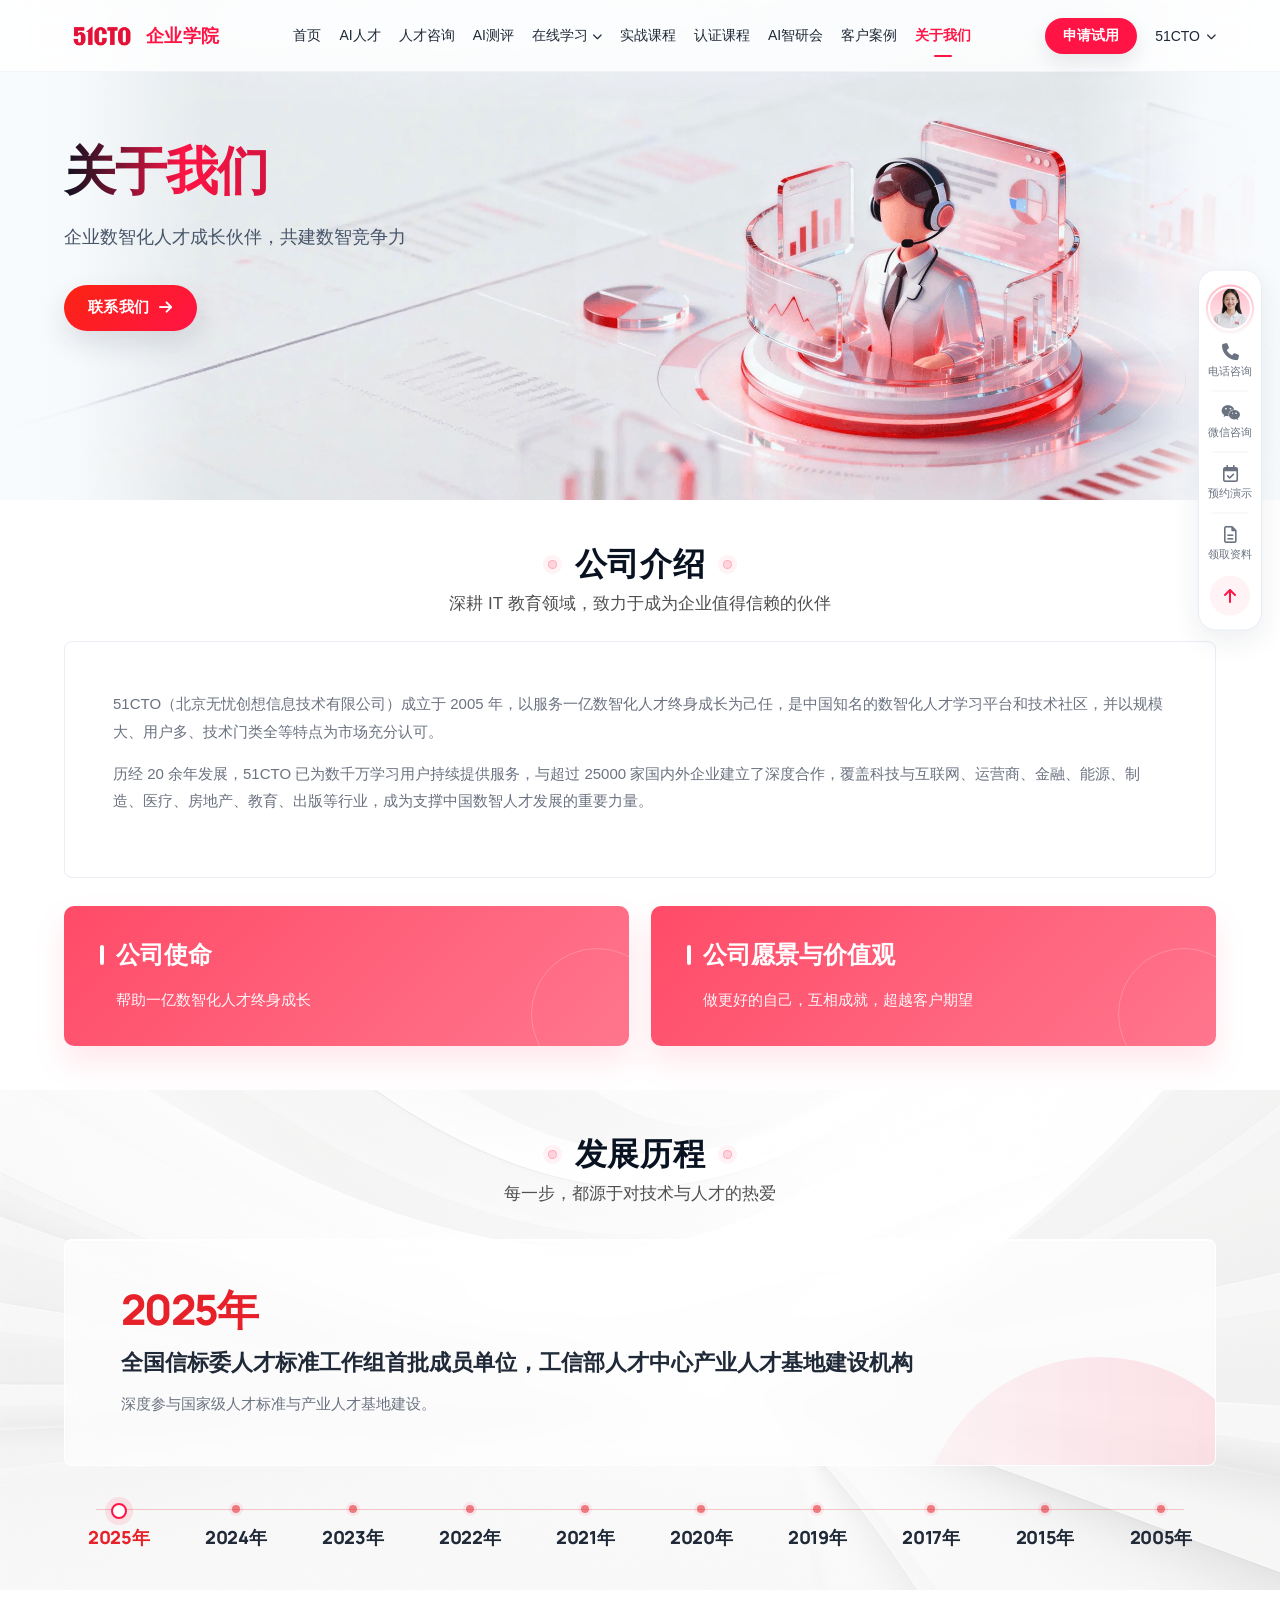
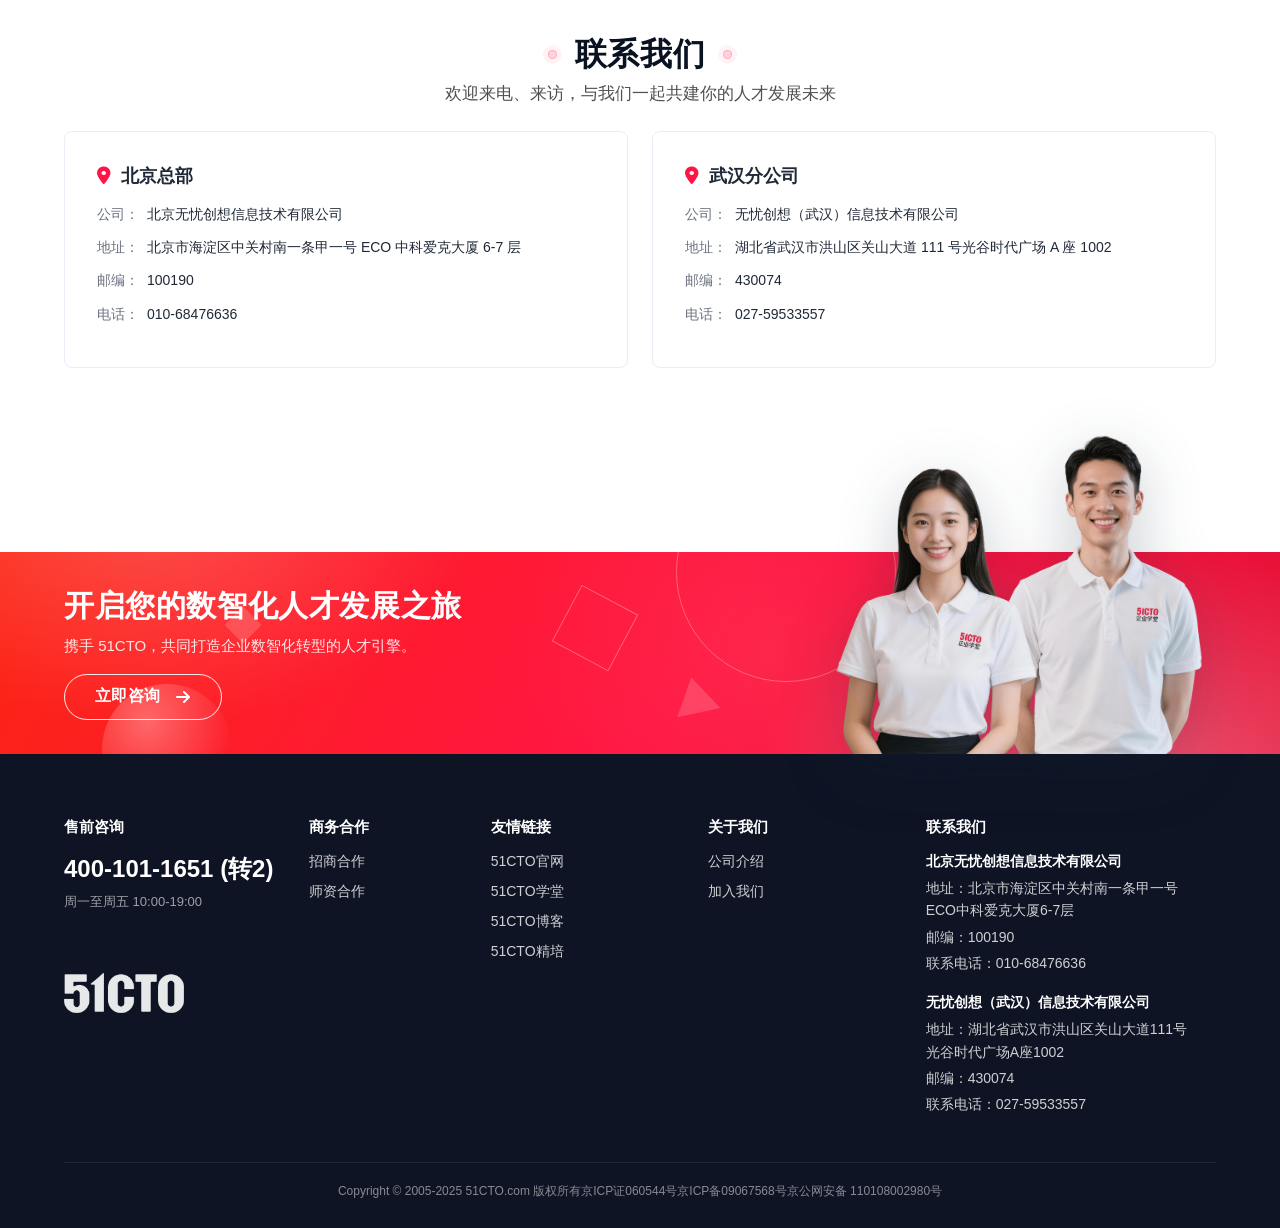
<file: about.html>
<!DOCTYPE html>
<html lang="zh-CN">
<head>
<meta charset="UTF-8" />
<meta name="viewport" content="width=device-width, initial-scale=1.0" />
<title>关于我们 — 51CTO 企业学院</title>
<link rel="stylesheet" href="https://cdnjs.cloudflare.com/ajax/libs/font-awesome/6.4.0/css/all.min.css">
<link rel="preconnect" href="https://fonts.googleapis.com">
<link rel="preconnect" href="https://fonts.gstatic.com" crossorigin>
<link rel="stylesheet" href="https://fonts.googleapis.com/css2?family=Manrope:wght@800;900&display=swap">
<link rel="stylesheet" href="assets/site.css">
<style>
/* Hero with image */
.about-hero{
  min-height:500px;
  background:#f8fbfd url('assets/hero/consulting-hero.png') center / cover no-repeat;
}
.about-hero::before{display:none}
.about-hero .container{position:relative;z-index:2;width:100%}
.about-hero .hero-copy{max-width:600px}
.about-hero .hero-sub{max-width:620px}

@media (max-width:768px){
  .about-hero .hero-copy{max-width:none}
}

.intro{display:grid;grid-template-columns:1.2fr 1fr;gap:40px;align-items:center;
  background:#fff;border:1px solid var(--line);border-radius:24px;padding:48px;box-shadow:none}
.intro h3{margin:0 0 16px;font-size:24px;font-weight:800;color:var(--ink-2)}
.intro p{margin:0 0 14px;font-size:15px;line-height:1.85;color:var(--muted-2)}
.intro-stats{display:grid;grid-template-columns:1fr 1fr;gap:18px;margin-top:22px}
.intro-stats .s{background:#FBFBFD;border:1px solid var(--line);border-radius:14px;padding:18px;text-align:center}
.intro-stats .s .v{font-family:Inter,sans-serif;font-weight:800;color:var(--red-deep);font-size:30px;line-height:1}
.intro-stats .s .l{margin-top:8px;font-size:13px;color:var(--muted-2)}
.intro-art{
  position:relative;height:380px;border-radius:18px;overflow:hidden;
  background:
    radial-gradient(circle at 30% 30%, rgba(148,163,184,0.10), transparent 50%),
    linear-gradient(135deg,#FFE3E9,#F5F8FE);
  display:grid;place-items:center;font-weight:800;color:var(--red-deep);font-size:32px;letter-spacing:0.04em;
}
.about-mvv-grid{
  display:grid;
  grid-template-columns:repeat(2,minmax(0,1fr));
  gap:22px;
  margin-top:28px;
}
.about-mvv-card{
  position:relative;
  min-height:140px;
  border-radius:10px;
  padding:32px 36px;
  color:#fff;
  overflow:hidden;
  background:linear-gradient(135deg,#FF4B68 0%,#FF768D 100%);
  border:none;
  box-shadow:0 16px 30px rgba(255,107,138,0.16);
  display:flex;
  flex-direction:column;
  justify-content:center;
  transition:transform .3s ease, box-shadow .3s ease;
}
.about-mvv-card:hover{
  transform:translateY(-4px);
  box-shadow:0 20px 36px rgba(255,107,138,0.22);
}
.about-mvv-card::before{
  content:'';
  position:absolute;
  right:-34px;
  bottom:-34px;
  width:130px;
  height:130px;
  border-radius:999px;
  border:1px solid rgba(255,255,255,0.25);
  opacity:.8;
}
.about-mvv-card h3{
  margin:0;
  font-size:24px;
  font-weight:800;
  color:#fff;
  display:flex;
  align-items:center;
  gap:12px;
}
.about-mvv-card h3::before{
  content:'';
  display:block;
  width:4px;
  height:20px;
  background:#fff;
  border-radius:999px;
}
.about-mvv-card p{
  margin:16px 0 0 16px;
  padding:0;
  border:none;
  font-size:15px;
  line-height:1.7;
  color:rgba(255,255,255,0.95);
}

.vv-grid{display:grid;grid-template-columns:repeat(3,minmax(0,1fr));gap:20px}
.vv-card{
  background:#fff;border:1px solid var(--line);border-radius:18px;padding:32px;text-align:center;
  transition:transform .25s, box-shadow .25s, border-color .25s;
}
.vv-card:hover{transform:translateY(-6px);box-shadow:var(--shadow-card-lg)}
.vv-card .ic{width:64px;height:64px;border-radius:18px;background:linear-gradient(135deg,var(--red),var(--red-soft));
  color:#fff;display:grid;place-items:center;font-size:26px;margin:0 auto 18px}
.vv-card h4{margin:0;font-size:20px;font-weight:800;color:var(--ink-2)}
.vv-card p{margin:10px 0 0;font-size:14px;line-height:1.7;color:var(--muted-2)}

.mission{
  background:linear-gradient(135deg,#E6212A 0%,#FF6B8A 100%);color:#fff;
  border-radius:24px;padding:48px;text-align:center;box-shadow:var(--shadow-red);position:relative;overflow:hidden;
}
.mission::before{content:'';position:absolute;inset:auto -40px -60px auto;width:280px;height:280px;
  border-radius:999px;background:rgba(255,255,255,0.12)}
.mission h3{margin:0 0 14px;font-size:32px;font-weight:800;letter-spacing:0.02em;position:relative;z-index:2}
.mission p{margin:0;font-size:17px;line-height:1.8;opacity:0.92;max-width:680px;margin-left:auto;margin-right:auto;position:relative;z-index:2}

.timeline{
  position:relative;display:grid;grid-template-columns:1fr;gap:24px;padding-left:40px;
}
.timeline::before{content:'';position:absolute;left:12px;top:0;bottom:0;width:1px;
  background:repeating-linear-gradient(180deg,rgba(255,20,69,0.3) 0 6px, transparent 6px 12px)}
.tl-item{position:relative;background:rgba(255,255,255,0.58);border:1px solid rgba(255,255,255,0.96);border-radius:14px;padding:20px 170px 20px 24px;
  backdrop-filter:blur(14px);-webkit-backdrop-filter:blur(14px);
  box-shadow:inset 0 1px 0 rgba(255,255,255,0.95);
  transition:transform .25s, box-shadow .25s, border-color .25s, background .25s}
.tl-item:hover{transform:translateX(4px);background:rgba(255,255,255,0.76);box-shadow:inset 0 1px 0 rgba(255,255,255,0.98)}
.tl-item::before{content:'';position:absolute;left:-36px;top:27px;width:12px;height:12px;border-radius:999px;
  background:#fff;border:2px solid var(--red);box-shadow:0 0 0 4px rgba(255,20,69,0.08);
  animation:timeline-breathe 2.6s ease-in-out infinite}
@keyframes timeline-breathe{
  0%,100%{box-shadow:0 0 0 4px rgba(255,20,69,0.08);transform:scale(1)}
  50%{box-shadow:0 0 0 10px rgba(255,20,69,0);transform:scale(1.12)}
}
.tl-item .year{
  position:absolute;right:24px;top:50%;transform:translateY(-50%);
  font-family:Inter,sans-serif;font-weight:900;font-size:58px;line-height:1;letter-spacing:-0.06em;
  color:rgba(230,33,42,0.08);pointer-events:none;z-index:0;
}
.tl-item:hover .year{color:rgba(230,33,42,0.13)}
.tl-item h4{margin:8px 0 4px;font-size:16px;font-weight:700;color:var(--ink-2)}
.tl-item p{margin:0;font-size:14px;line-height:1.7;color:var(--muted-2)}
.tl-item h4,.tl-item p{position:relative;z-index:1}

section[data-screen-label="05 Timeline"]{
  background:linear-gradient(180deg, rgba(251,251,253,0.92) 0%, rgba(245,248,252,0.88) 100%);
}
section[data-screen-label="05 Timeline"]::before{
  background:url('assets/bg/section-courses.jpg') center / cover no-repeat!important;
  opacity:0.45!important;
}

.about-vm-wrap,
section[data-screen-label="05 Timeline"]{display:none}
body[data-page="about"] .section.alt.about-mission-module,
body[data-page="about"] .section.alt.about-values-module,
body[data-page="about"] .section.alt.about-journey{
  position:relative;isolation:isolate;overflow:hidden;
  background:transparent!important;
}
body[data-page="about"] .section.alt.about-mission-module::before,
body[data-page="about"] .section.alt.about-values-module::before,
body[data-page="about"] .section.alt.about-journey::before{
  content:'';position:absolute;inset:0;z-index:-1;
  background:url('assets/bg/section-cases.png') center / 100% auto no-repeat!important;
  opacity:.25!important;pointer-events:none;
}
body[data-page="about"] .section.alt.about-mission-module::after,
body[data-page="about"] .section.alt.about-values-module::after,
body[data-page="about"] .section.alt.about-journey::after{
  display:none;
}
.about-value-cards{
  display:grid;grid-template-columns:1fr;gap:18px;
  width:100%;margin:0;
}
.about-value-card{
  position:relative;min-height:158px;padding:34px 44px;border-radius:8px;overflow:visible;
  background:rgba(255,255,255,0.66);border:1px solid rgba(255,255,255,0.98);
  color:var(--ink-2);box-shadow:inset 0 1px 0 rgba(255,255,255,0.96);
  backdrop-filter:blur(14px);-webkit-backdrop-filter:blur(14px);
  transition:transform .35s cubic-bezier(0.16,1,0.3,1),border-color .35s ease;
}
.about-value-card::before{
  content:'';display:block;position:absolute;inset:0;border-radius:inherit;overflow:hidden;
  background:
    radial-gradient(circle at 88% 0%, rgba(20,32,56,0.05), transparent 46%),
    linear-gradient(180deg,#fff 0%,#fbfcff 100%);
  pointer-events:none;z-index:1;
}
.about-value-card::after{
  display:none;
}
.about-value-card:hover{transform:translateY(-6px);border-color:rgba(230,33,42,0.10)}
.about-value-illust{
  position:absolute;right:22px;top:-22px;z-index:3;
  width:132px;height:132px;display:grid;place-items:center;pointer-events:none;
  transition:transform .55s cubic-bezier(0.34,1.56,0.64,1);
}
.about-value-illust img{max-width:132px;max-height:128px;width:auto;height:auto;object-fit:contain;display:block;filter:none}
.about-value-card:hover .about-value-illust{transform:translateY(-6px) scale(1.06) rotate(-4deg)}
.about-value-card h3{position:relative;z-index:2;margin:0;font-size:28px;font-weight:800;letter-spacing:.02em;max-width:calc(100% - 138px)}
.about-value-card h3::after{content:'';display:block;width:100%;height:1px;background:rgba(20,32,56,0.08);margin:20px 0 18px}
.about-value-card p{position:relative;z-index:2;margin:0;font-size:17px;line-height:1.7;color:var(--muted-2);max-width:calc(100% - 138px)}
.about-value-tags{position:relative;z-index:2;display:flex;flex-wrap:wrap;gap:8px;margin-top:12px;max-width:calc(100% - 138px)}
.about-value-tags span{
  display:inline-flex;padding:4px 9px;border-radius:999px;
  background:#f5f6fa;border:1px solid rgba(20,32,56,0.05);
  color:var(--muted-2);font-size:13px;font-weight:700;
}
.about-mission-module .about-value-card{
  min-height:170px;
  display:flex;
  align-items:center;
}
.about-mission-module .about-value-card p{
  margin:0;
  max-width:calc(100% - 186px);
  padding:0;
  border:0;
  background:transparent;
  box-shadow:none;
  font-family:"Manrope","OPPO Sans","Helvetica Neue",Helvetica,Arial,sans-serif;
  font-size:clamp(26px,2.8vw,38px);
  font-weight:900;
  line-height:1.24;
  letter-spacing:.01em;
  color:#1f2f48;
  text-shadow:0 1px 0 rgba(255,255,255,0.7);
}
.about-values-module .about-value-card{
  min-height:170px;
  display:flex;
  align-items:center;
}
.about-values-module .about-value-tags{
  margin-top:0;
  gap:10px;
  max-width:calc(100% - 186px);
}
.about-values-module .about-value-tags span{
  padding:8px 14px;
  border-radius:999px;
  border:1px solid rgba(20,32,56,0.10);
  background:rgba(255,255,255,0.92);
  box-shadow:none;
  color:#31425f;
  font-size:13px;
  font-weight:700;
  letter-spacing:.01em;
}
.about-mission-module .section-head,
.about-values-module .section-head,
.about-journey .section-head{margin-bottom:34px}
.about-timeline-shell{width:100%;margin:0}
.about-years{
  position:relative;display:flex;align-items:flex-start;justify-content:space-between;gap:18px;
  padding:34px 24px 0;
}
.about-years::before{
  content:'';position:absolute;left:32px;right:32px;top:43px;height:1px;
  background:rgba(230,33,42,0.24);
}
.about-year-btn{
  position:relative;z-index:1;border:0;background:transparent;color:var(--ink-2);
  display:block;min-width:58px;padding:28px 0 0;
  font-family:"Manrope","OPPO Sans","Helvetica Neue",Helvetica,Arial,sans-serif;
  font-size:18px;line-height:1;font-weight:900;letter-spacing:-0.02em;cursor:pointer;
}
.about-year-btn::after{
  content:'';position:absolute;left:50%;top:5px;transform:translateX(-50%);
  width:8px;height:8px;border-radius:999px;background:rgba(230,33,42,0.58);
  box-shadow:0 0 0 3px rgba(255,20,69,0.08);
  transition:transform .25s ease,background .25s ease,box-shadow .25s ease,border-color .25s ease;
}
.about-year-btn.active{color:var(--red-deep)}
.about-year-btn.active::after{
  top:3px;width:12px;height:12px;background:#fff;
  border:2px solid var(--red);
  box-shadow:0 0 0 6px rgba(255,20,69,0.10);
  animation:about-year-breathe 2.4s ease-in-out infinite;
}
@keyframes about-year-breathe{
  0%,100%{box-shadow:0 0 0 6px rgba(255,20,69,0.10);transform:translateX(-50%) scale(1)}
  50%{box-shadow:0 0 0 12px rgba(255,20,69,0);transform:translateX(-50%) scale(1.12)}
}
.about-story-card{
  position:relative;min-height:210px;border-radius:8px;padding:48px 56px;
  background:rgba(255,255,255,0.66);border:1px solid rgba(255,255,255,0.98);
  backdrop-filter:blur(14px);-webkit-backdrop-filter:blur(14px);
  box-shadow:inset 0 1px 0 rgba(255,255,255,0.96);
  overflow:hidden;
}
.about-story-card::before{
  content:'';position:absolute;right:-64px;bottom:-112px;width:360px;height:220px;border-radius:999px 999px 0 0;
  background:linear-gradient(90deg,rgba(255,20,69,0.04),rgba(255,20,69,0.13));
  animation:about-card-orb 9s ease-in-out infinite alternate;
  transform-origin:center;
}
@keyframes about-card-orb{
  0%{transform:translate3d(0,0,0) scale(1)}
  50%{transform:translate3d(-24px,-10px,0) scale(1.06)}
  100%{transform:translate3d(14px,-18px,0) scale(1.03)}
}
.about-story-panel{position:relative;z-index:1;display:none;animation:about-story-in .32s ease both}
.about-story-panel.active{display:block}
@keyframes about-story-in{from{opacity:0;transform:translateY(8px)}to{opacity:1;transform:translateY(0)}}
.about-story-panel .year{
  font-family:"Manrope","OPPO Sans","Helvetica Neue",Helvetica,Arial,sans-serif;
  font-size:42px;font-weight:900;line-height:1;color:var(--red-deep);
  letter-spacing:-.04em;margin-bottom:18px;
}
.about-story-panel h4{margin:0;font-size:22px;font-weight:800;color:var(--ink-2)}
.about-story-panel p{margin:12px 0 0;font-size:15px;line-height:1.8;color:var(--muted-2);max-width:760px}

.contact-grid{display:grid;grid-template-columns:1fr 1fr;gap:24px}
.contact-card{
  background:#fff;border:1px solid var(--line);border-radius:18px;padding:32px;
  transition:transform .25s, box-shadow .25s, border-color .25s;
}
.contact-card:hover{transform:translateY(-4px);box-shadow:var(--shadow-card)}
.contact-card h4{margin:0 0 14px;font-size:18px;font-weight:800;color:var(--ink-2);display:flex;align-items:center;gap:10px}
.contact-card h4 i{color:var(--red);font-size:18px}
.contact-card p{margin:8px 0;font-size:14px;color:var(--ink-2);line-height:1.8}
.contact-card p span{color:var(--muted-2);margin-right:8px}

@media (max-width:1080px){
  .intro{grid-template-columns:1fr;padding:32px}
  .about-mvv-grid{grid-template-columns:1fr;gap:14px}
  .vv-grid{grid-template-columns:1fr}
  .contact-grid{grid-template-columns:1fr}
  .about-value-cards{max-width:none}
  .about-years{overflow-x:auto;justify-content:flex-start;padding-bottom:6px}
  .about-years::before{left:32px;right:auto;width:max(860px, calc(100% - 64px))}
  .about-year-btn{flex:0 0 72px}
}
@media (max-width:640px){
  .tl-item{padding:20px 24px 74px}
  .tl-item .year{right:20px;top:auto;bottom:14px;transform:none;font-size:46px}
  .about-mvv-card{padding:24px 20px;min-height:auto}
  .about-mvv-card h3{font-size:20px}
  .about-mvv-card p{margin:10px 0 0 16px;font-size:14px}
  .about-value-cards{grid-template-columns:1fr;gap:16px;margin-bottom:0}
  .about-value-card{padding:24px 24px;min-height:132px}
  .about-value-card h3{font-size:23px}
  .about-value-illust{right:12px;top:-16px;width:96px;height:96px}
  .about-value-illust img{max-width:96px;max-height:92px}
  .about-value-card h3,.about-value-card p,.about-value-tags{max-width:calc(100% - 92px)}
  .about-mission-module .about-value-card p{
    font-size:clamp(20px,5.2vw,30px);
    max-width:calc(100% - 102px);
  }
  .about-values-module .about-value-tags{
    max-width:calc(100% - 102px);
    gap:8px;
  }
  .about-values-module .about-value-tags span{
    padding:6px 10px;
    font-size:12px;
  }
  .about-story-card{padding:30px 24px;min-height:190px}
  .about-story-panel .year{font-size:34px}
  .about-story-panel h4{font-size:18px}
}
</style>
</head>
<body data-page="about" id="top">

<nav class="nav" id="site-nav"></nav>

<section class="hero about-hero" data-screen-label="01 Hero">
  <div class="container reveal in">
    <div class="hero-copy">
      <h1>关于我们</h1>
      <p class="hero-sub">企业数智化人才成长伙伴，共建数智竞争力</p>
      <div class="hero-actions">
        <a class="btn btn-primary js-phone-btn" href="#">联系我们 <i class="fas fa-arrow-right"></i></a>
      </div>
    </div>
  </div>
</section>

<section class="section" data-screen-label="02 Intro">
  <div class="container">
    <div class="section-head reveal">
      <h2><span class="bar"></span>公司介绍<span class="bar"></span></h2>
      <p>深耕 IT 教育领域，致力于成为企业值得信赖的伙伴</p>
    </div>
    <div class="intro reveal delay-1" style="grid-template-columns:1fr">
      <div>
        <p>51CTO（北京无忧创想信息技术有限公司）成立于 2005 年，以服务一亿数智化人才终身成长为己任，是中国知名的数智化人才学习平台和技术社区，并以规模大、用户多、技术门类全等特点为市场充分认可。</p>
        <p>历经 20 余年发展，51CTO 已为数千万学习用户持续提供服务，与超过 25000 家国内外企业建立了深度合作，覆盖科技与互联网、运营商、金融、能源、制造、医疗、房地产、教育、出版等行业，成为支撑中国数智人才发展的重要力量。</p>
      </div>
    </div>
    <div class="about-mvv-grid reveal delay-2">
      <article class="about-mvv-card mvv-mission">
        <h3>公司使命</h3>
        <p>帮助一亿数智化人才终身成长</p>
      </article>
      <article class="about-mvv-card mvv-vision">
        <h3>公司愿景与价值观</h3>
        <p>做更好的自己，互相成就，超越客户期望</p>
      </article>
    </div>
  </div>
</section>

<section class="section alt about-journey" data-screen-label="03 Journey">
  <div class="container">
    <div class="section-head reveal">
      <h2><span class="bar"></span>发展历程<span class="bar"></span></h2>
      <p>每一步，都源于对技术与人才的热爱</p>
    </div>

    <div class="about-timeline-shell reveal delay-1">
      <div class="about-story-card">
        <article class="about-story-panel active" data-about-story="2025"><div class="year">2025年</div><h4>全国信标委人才标准工作组首批成员单位，工信部人才中心产业人才基地建设机构</h4><p>深度参与国家级人才标准与产业人才基地建设。</p></article>
        <article class="about-story-panel" data-about-story="2024"><div class="year">2024年</div><h4>首批通过“中国企业教育培训菁英联盟认证”</h4><p>培训服务能力和交付品质持续获得行业认可。</p></article>
        <article class="about-story-panel" data-about-story="2023"><div class="year">2023年</div><h4>联合发布国内首个元宇宙智能算法人才团体标准，企业数字化人才认证项目上线</h4><p>参与人才标准建设，推动认证项目规模化落地。</p></article>
        <article class="about-story-panel" data-about-story="2022"><div class="year">2022年</div><h4>荣获首批“企业人才培训基地”称号</h4><p>企业人才培养能力获得权威认可。</p></article>
        <article class="about-story-panel" data-about-story="2021"><div class="year">2021年</div><h4>数字化专业人才发展创新成果编入《中国企业培训蓝皮书 XIII》</h4><p>企业人才发展实践获得行业研究收录。</p></article>
        <article class="about-story-panel" data-about-story="2020"><div class="year">2020年</div><h4>鸿蒙社区成为华为官方唯一综合技术社区，在线学习平台 2.0 上线</h4><p>平台能力升级，进一步连接技术社区与企业学习场景。</p></article>
        <article class="about-story-panel" data-about-story="2019"><div class="year">2019年</div><h4>获得高成资本 C 轮融资，成为 PMI 双授权机构</h4><p>资本与权威资质进一步夯实业务发展基础。</p></article>
        <article class="about-story-panel" data-about-story="2017"><div class="year">2017年</div><h4>武汉分公司成立，企培事业部成立</h4><p>企业培训服务进入体系化建设阶段。</p></article>
        <article class="about-story-panel" data-about-story="2015"><div class="year">2015年</div><h4>51CTO 学院成立，用户突破 1600 万</h4><p>在线学习业务快速发展，形成规模化技术人才学习平台。</p></article>
        <article class="about-story-panel" data-about-story="2005"><div class="year">2005年</div><h4>51CTO.com 成立，快速成长为中国领先的技术社区</h4><p>开启技术社区服务，持续沉淀 IT 技术内容与开发者生态。</p></article>
      </div>

      <div class="about-years" role="tablist" aria-label="发展历程年份切换">
        <button class="about-year-btn active" type="button" data-about-year="2025">2025年</button>
        <button class="about-year-btn" type="button" data-about-year="2024">2024年</button>
        <button class="about-year-btn" type="button" data-about-year="2023">2023年</button>
        <button class="about-year-btn" type="button" data-about-year="2022">2022年</button>
        <button class="about-year-btn" type="button" data-about-year="2021">2021年</button>
        <button class="about-year-btn" type="button" data-about-year="2020">2020年</button>
        <button class="about-year-btn" type="button" data-about-year="2019">2019年</button>
        <button class="about-year-btn" type="button" data-about-year="2017">2017年</button>
        <button class="about-year-btn" type="button" data-about-year="2015">2015年</button>
        <button class="about-year-btn" type="button" data-about-year="2005">2005年</button>
      </div>
    </div>
  </div>
</section>

<style>
.about-vm-wrap {
  position: relative;
  background-color: #fff;
}
.about-vm-wrap::before {
  content: '';
  position: absolute;
  inset: 0;
  background: radial-gradient(circle at 0% 50%, rgba(255,20,69,0.03) 0%, transparent 60%),
              radial-gradient(circle at 100% 100%, rgba(255,20,69,0.02) 0%, transparent 50%);
  pointer-events: none;
  z-index: 0;
}
.about-vm-wrap .container {
  position: relative;
  z-index: 1;
}
.about-pills-row {
  display: flex;
  justify-content: center;
  flex-wrap: wrap;
  gap: 24px;
}
.about-pill-item {
  background: rgba(255,255,255,0.9);
  backdrop-filter: blur(10px);
  -webkit-backdrop-filter: blur(10px);
  border: 1px solid rgba(255,255,255,0.8);
  box-shadow: 0 12px 28px rgba(20,32,56,0.04);
  border-radius: 99px;
  padding: 24px 64px;
  display: flex;
  align-items: center;
  gap: 16px;
  font-size: 18px;
  font-weight: 700;
  color: var(--ink-2);
  transition: transform .25s ease, box-shadow .25s ease;
}
.about-pill-item:hover {
  transform: translateY(-4px);
  box-shadow: 0 16px 32px rgba(255,20,69,0.08);
}
.about-dot {
  width: 8px;
  height: 8px;
  border-radius: 50%;
  position: relative;
}
.about-dot::after {
  content: '';
  position: absolute;
  inset: -6px;
  border-radius: 50%;
  opacity: 0.35;
  filter: blur(3px);
}
.about-dot.red { background: #ff2045; }
.about-dot.red::after { background: #ff2045; }
.about-dot.blue { background: #3b82f6; }
.about-dot.blue::after { background: #3b82f6; }
.about-dot.green { background: #10b981; }
.about-dot.green::after { background: #10b981; }
.about-dot.purple { background: #a855f7; }
.about-dot.purple::after { background: #a855f7; }

@media (max-width: 768px) {
  .about-pill-item { width: 100%; justify-content: center; padding: 18px 24px; }
}
</style>

<div class="about-vm-wrap">
  <section class="section" style="background:transparent; padding-bottom:30px;" data-screen-label="03 Vision">
    <div class="container">
      <div class="section-head reveal">
        <h2><span class="bar"></span>愿景与价值观<span class="bar"></span></h2>
        <p>坚守初心，以客户为中心，追求卓越</p>
      </div>
      <div class="about-pills-row reveal delay-1">
        <div class="about-pill-item">
          <span class="about-dot red"></span>
          做更好的自己
        </div>
        <div class="about-pill-item">
          <span class="about-dot blue"></span>
          互相成就
        </div>
        <div class="about-pill-item">
          <span class="about-dot green"></span>
          超越客户期望
        </div>
      </div>
    </div>
  </section>

  <section class="section" style="background:transparent; padding-top:30px;" data-screen-label="04 Mission">
    <div class="container reveal">
      <div class="section-head">
        <h2><span class="bar"></span>使命<span class="bar"></span></h2>
        <p>让技术赋能业务，让学习成就未来</p>
      </div>
      <div class="about-pills-row">
        <div class="about-pill-item" style="padding: 26px 86px; font-size: 20px;">
          <span class="about-dot purple"></span>
          帮助一亿数智化人才终身成长
        </div>
      </div>
    </div>
  </section>
</div>

<section class="section alt" data-screen-label="05 Timeline">
  <div class="container">
    <div class="section-head reveal">
      <h2><span class="bar"></span>发展历程<span class="bar"></span></h2>
      <p>每一步，都源于对技术与人才的热爱</p>
    </div>
    <div class="timeline reveal delay-1"><div class="tl-item"><div class="year">2005</div><h4>51CTO.com 成立，快速成长为中国领先的技术社区</h4><p>开启技术社区服务，持续沉淀 IT 技术内容与开发者生态。</p></div><div class="tl-item"><div class="year">2015</div><h4>51CTO 学院成立，用户突破 1600 万</h4><p>在线学习业务快速发展，形成规模化技术人才学习平台。</p></div><div class="tl-item"><div class="year">2017</div><h4>武汉分公司成立，企培事业部成立</h4><p>企业培训服务进入体系化建设阶段。</p></div><div class="tl-item"><div class="year">2019</div><h4>获得高成资本 C 轮融资，成为 PMI 双授权机构</h4><p>资本与权威资质进一步夯实业务发展基础。</p></div><div class="tl-item"><div class="year">2020</div><h4>鸿蒙社区成为华为官方唯一综合技术社区，在线学习平台 2.0 上线</h4><p>平台能力升级，进一步连接技术社区与企业学习场景。</p></div><div class="tl-item"><div class="year">2021</div><h4>数字化专业人才发展创新成果编入《中国企业培训蓝皮书 XIII》</h4><p>企业人才发展实践获得行业研究收录。</p></div><div class="tl-item"><div class="year">2022</div><h4>荣获首批“企业人才培训基地”称号</h4><p>企业人才培养能力获得权威认可。</p></div><div class="tl-item"><div class="year">2023</div><h4>联合发布国内首个元宇宙智能算法人才团体标准，企业数字化人才认证项目上线</h4><p>参与人才标准建设，推动认证项目规模化落地。</p></div><div class="tl-item"><div class="year">2024</div><h4>首批通过“中国企业教育培训菁英联盟认证”</h4><p>培训服务能力和交付品质持续获得行业认可。</p></div><div class="tl-item"><div class="year">2025</div><h4>全国信标委人才标准工作组首批成员单位，工信部人才中心产业人才基地建设机构</h4><p>深度参与国家级人才标准与产业人才基地建设。</p></div></div>
  </div>
</section>

<section class="section" data-screen-label="06 Contact">
  <div class="container">
    <div class="section-head reveal">
      <h2><span class="bar"></span>联系我们<span class="bar"></span></h2>
      <p>欢迎来电、来访，与我们一起共建你的人才发展未来</p>
    </div>
    <div class="contact-grid reveal delay-1">
      <div class="contact-card"><h4><i class="fas fa-location-dot"></i>北京总部</h4><p><span>公司：</span>北京无忧创想信息技术有限公司</p><p><span>地址：</span>北京市海淀区中关村南一条甲一号 ECO 中科爱克大厦 6-7 层</p><p><span>邮编：</span>100190</p><p><span>电话：</span>010-68476636</p></div>
      <div class="contact-card"><h4><i class="fas fa-location-dot"></i>武汉分公司</h4><p><span>公司：</span>无忧创想（武汉）信息技术有限公司</p><p><span>地址：</span>湖北省武汉市洪山区关山大道 111 号光谷时代广场 A 座 1002</p><p><span>邮编：</span>430074</p><p><span>电话：</span>027-59533557</p></div>
    </div>
  </div>
</section>

<section class="section alt" id="cta" data-screen-label="06 CTA">
  <div class="cta-banner reveal">
    <div class="cta-deco"><span></span><span></span><span></span><span></span><span></span></div>
    <div class="container cta-banner-inner">
      <div class="cta-banner-copy">
        <h3>开启您的数智化人才发展之旅</h3>
        <p>携手 51CTO，共同打造企业数智化转型的人才引擎。</p>
      </div>
      <div class="actions">
        <a class="btn btn-white js-trial-btn" href="#" data-type="consult">立即咨询 <i class="fas fa-arrow-right"></i></a>
      </div>
      <img class="cta-banner-illust" src="assets/bg/cta-banner.png" alt="">
    </div>
  </div>
</section>

<footer class="site-footer" id="site-footer"></footer>
<aside class="side" id="site-side"></aside>
<script src="assets/site.js"></script>
<script>
function setAboutYear(btn){
  var year = btn.getAttribute('data-about-year');
  document.querySelectorAll('.about-year-btn').forEach(function(item){ item.classList.toggle('active', item === btn); });
  document.querySelectorAll('.about-story-panel').forEach(function(panel){
    panel.classList.toggle('active', panel.getAttribute('data-about-story') === year);
  });
}
document.querySelectorAll('.about-year-btn').forEach(function(btn){
  btn.addEventListener('mouseenter', function(){ setAboutYear(btn); });
  btn.addEventListener('focus', function(){ setAboutYear(btn); });
  btn.addEventListener('click', function(){ setAboutYear(btn); });
});
</script>
</body>
</html>
</file>
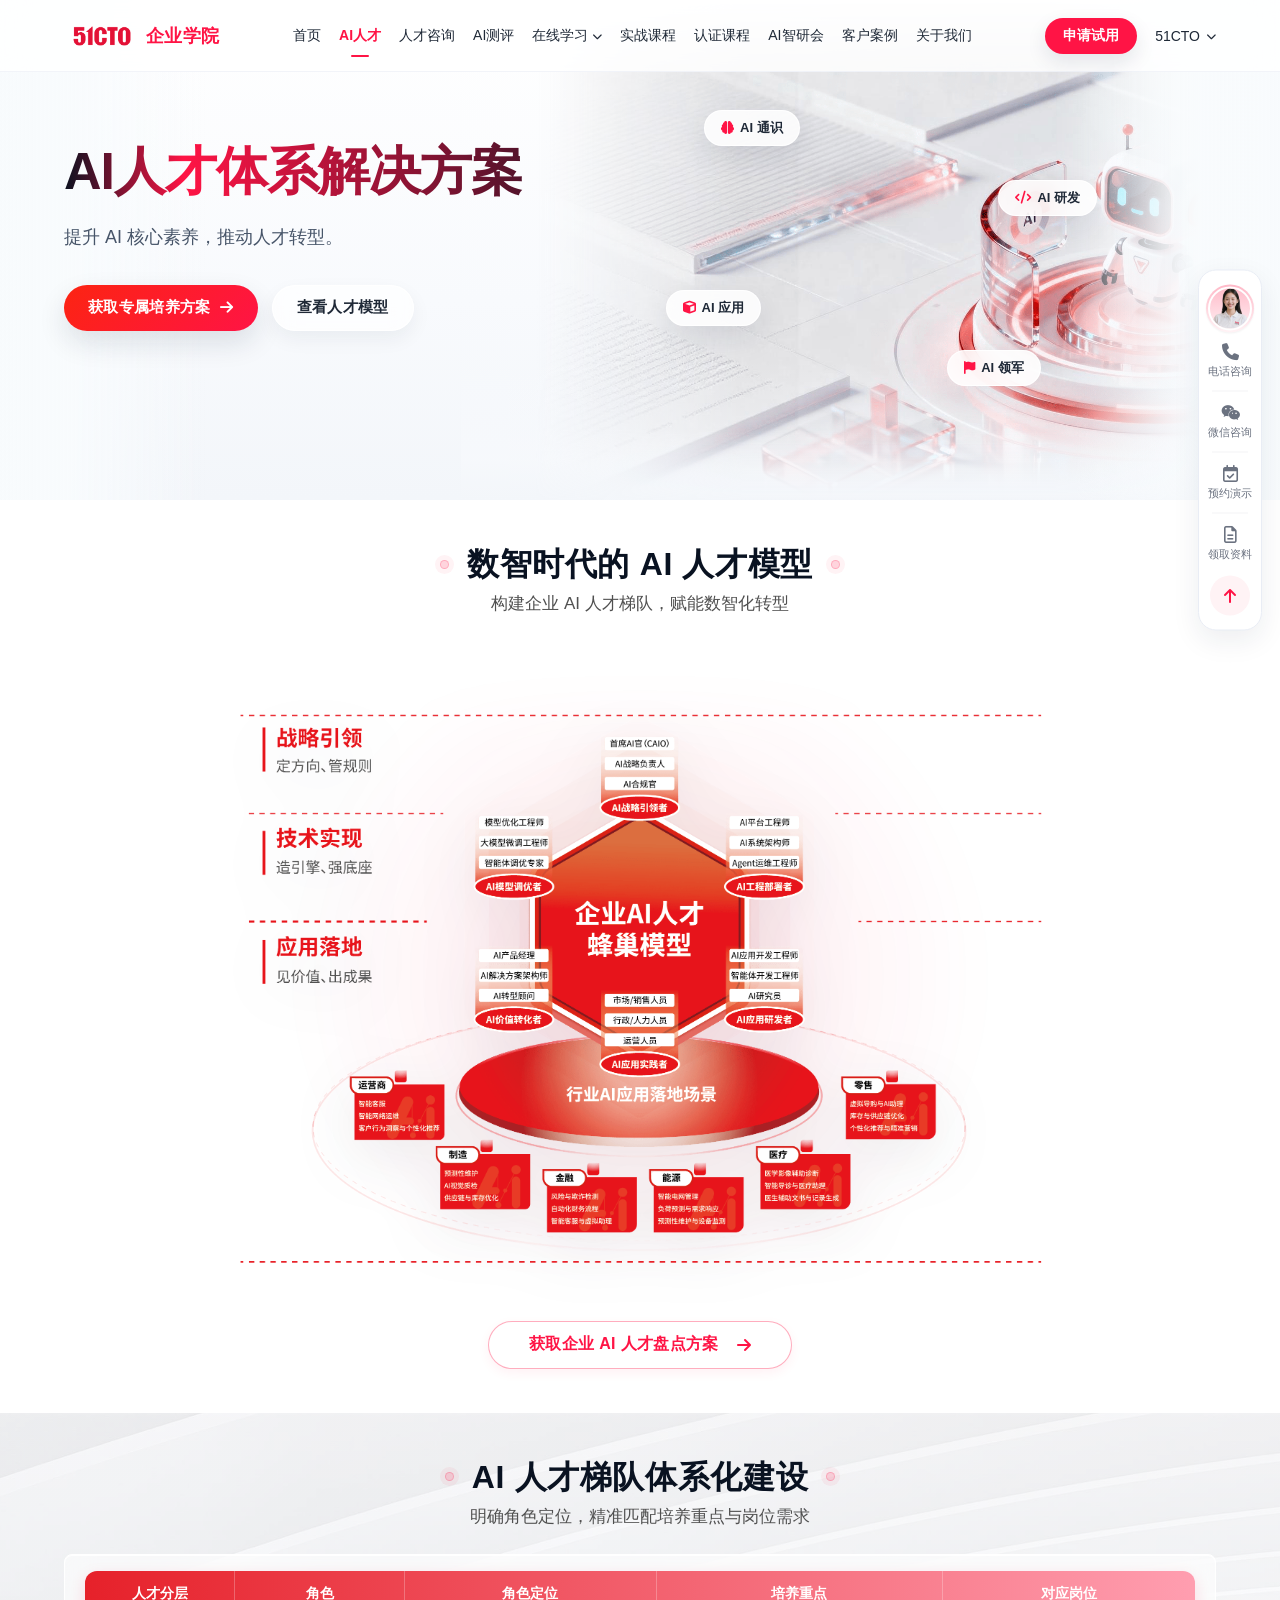
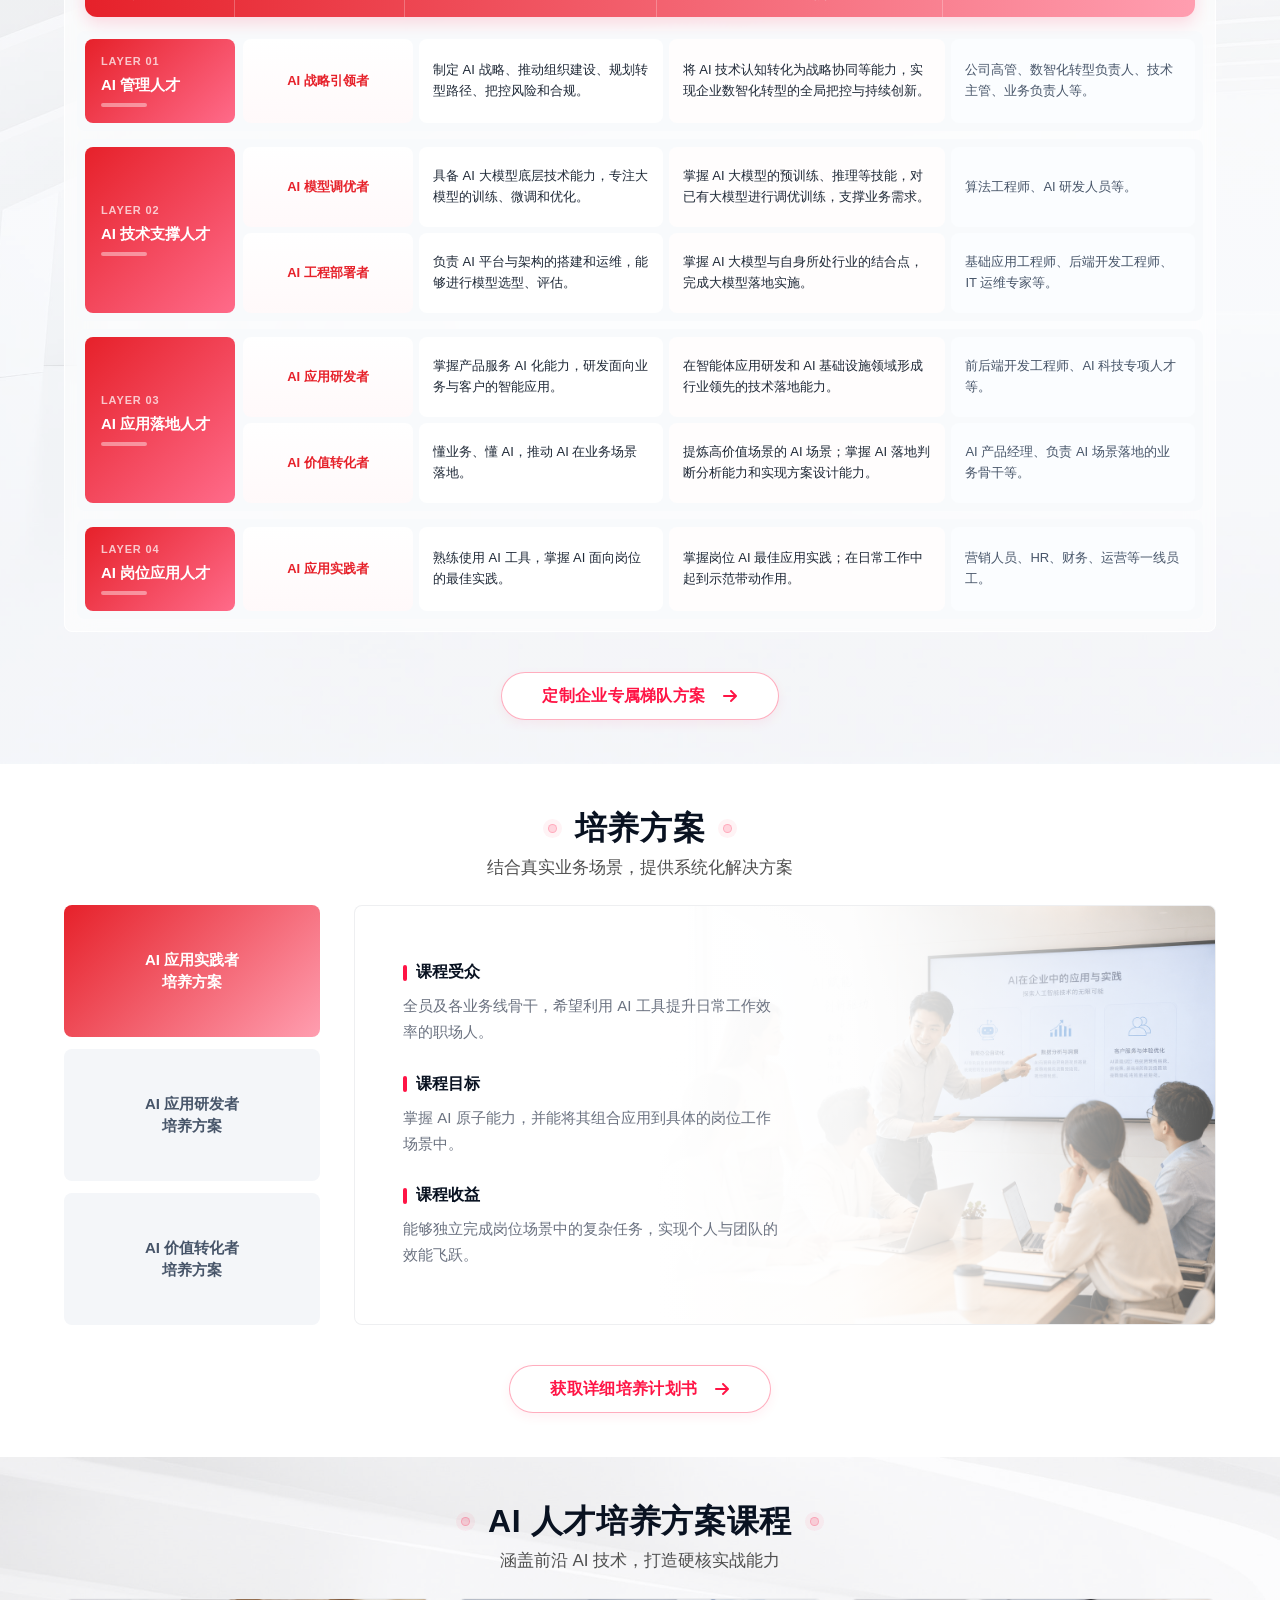
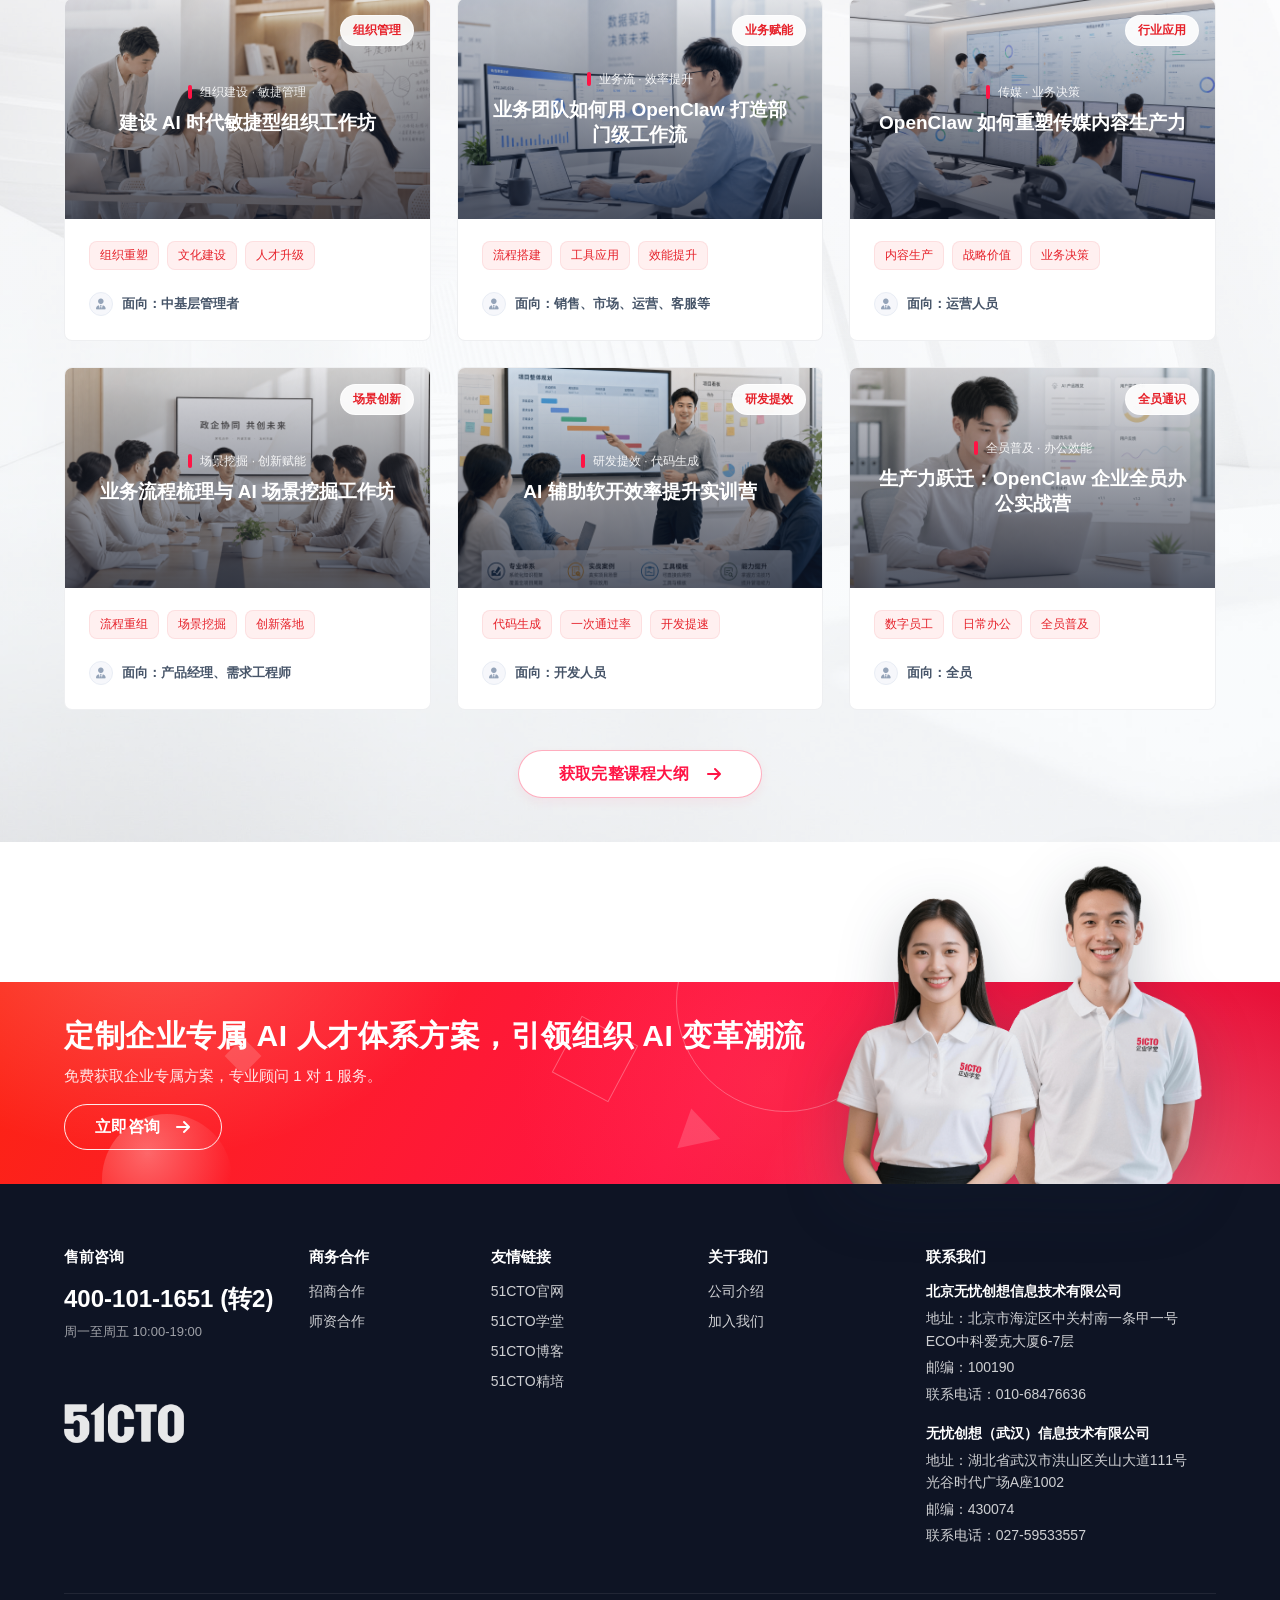
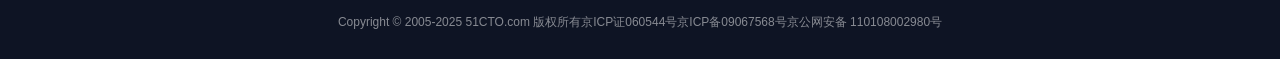
<file: ai-talent.html>
<!DOCTYPE html>
<html lang="zh-CN">
<head>
<meta charset="UTF-8" />
<meta name="viewport" content="width=device-width, initial-scale=1.0" />
<title>AI 人才体系解决方案 — 51CTO 企业学院</title>
<link rel="stylesheet" href="https://cdnjs.cloudflare.com/ajax/libs/font-awesome/6.4.0/css/all.min.css">
<link rel="stylesheet" href="assets/site.css">
<style>
.ai-hero{
  min-height:500px;
  background:linear-gradient(180deg,
    rgba(255,255,255,1) 0%,
    rgba(248,250,253,1) 60%,
    rgba(243,246,250,1) 100%);
}
.ai-hero::before{display:none}
.ai-hero .container{position:relative;z-index:3}
.ai-hero .hero-copy{max-width:600px}
.ai-hero .hero-sub{max-width:620px}
.ai-hero .hero-video-wrap{
  position:absolute;top:0;right:6%;bottom:0;
  width:58%;
  overflow:hidden;pointer-events:none;z-index:1;
}
.ai-hero .hero-video{
  position:absolute;inset:0;width:100%;height:100%;
  object-fit:cover;object-position:center center;
  display:block;
  -webkit-mask-image:
    linear-gradient(to right, rgba(0,0,0,0) 0%, #000 18%, #000 80%, rgba(0,0,0,0) 100%),
    linear-gradient(to bottom, rgba(0,0,0,0) 0%, #000 12%, #000 86%, rgba(0,0,0,0) 100%);
  mask-image:
    linear-gradient(to right, rgba(0,0,0,0) 0%, #000 18%, #000 80%, rgba(0,0,0,0) 100%),
    linear-gradient(to bottom, rgba(0,0,0,0) 0%, #000 12%, #000 86%, rgba(0,0,0,0) 100%);
  -webkit-mask-composite:source-in;
  mask-composite:intersect;
}
.ai-hero .hero-video-wrap::before{
  content:'';position:absolute;inset:0;z-index:2;
  /* Use the EXACT page-bg vertical gradient so the left scrim disappears into the bg at any Y */
  background:linear-gradient(180deg,
    rgba(255,255,255,1) 0%,
    rgba(248,250,253,1) 60%,
    rgba(243,246,250,1) 100%);
  -webkit-mask-image:linear-gradient(to right,
    #000 0%, #000 10%, rgba(0,0,0,0.55) 22%, rgba(0,0,0,0) 38%);
  mask-image:linear-gradient(to right,
    #000 0%, #000 10%, rgba(0,0,0,0.55) 22%, rgba(0,0,0,0) 38%);
}
.ai-hero .hero-video-wrap::after{
  content:'';position:absolute;inset:0;z-index:2;
  background:linear-gradient(180deg,
    rgba(255,255,255,0) 72%,
    rgba(248,250,253,0.55) 92%,
    rgba(243,246,250,1) 100%);
}
.hero-tags{
  position:absolute;inset:0;pointer-events:none;z-index:3;
}
.tag-float{
  position:absolute;padding:8px 16px;border-radius:999px;
  background:rgba(255,255,255,0.86);border:1px solid rgba(255,255,255,0.95);
  font-size:13px;font-weight:600;color:var(--ink-2);
  backdrop-filter:blur(12px);-webkit-backdrop-filter:blur(12px);
  box-shadow:0 12px 30px rgba(20,32,56,0.10);
  animation:float-bob 5s ease-in-out infinite;
}
.tag-float i{color:var(--red);margin-right:6px}
.tag-float.t1{top:22%;left:55%;animation-delay:0s}
.tag-float.t2{top:36%;left:78%;animation-delay:-1.6s}
.tag-float.t3{top:58%;left:52%;animation-delay:-3.2s}
.tag-float.t4{top:70%;left:74%;animation-delay:-4.4s}
@keyframes float-bob{0%,100%{transform:translateY(0)}50%{transform:translateY(-10px)}}
@media (max-width:1080px){
  .ai-hero .hero-video-wrap{width:48%;right:3%}
  .ai-hero .hero-video-wrap::before{
    background:linear-gradient(90deg,
      rgba(255,250,251,1) 0%,
      rgba(255,250,251,0.92) 30%,
      rgba(255,250,251,0.45) 56%,
      rgba(255,250,251,0) 76%);
  }
}
@media (max-width:768px){
  .ai-hero .hero-video-wrap{display:none}
  .ai-hero .hero-copy{max-width:none}
}

/* Section 2 — AI Talent Model: split with animated rings */
.ai-model{
  position:relative;display:grid;grid-template-columns:minmax(0,1fr) 480px;gap:48px;align-items:center;
  padding:34px;border-radius:28px;
  background:
    radial-gradient(circle at 12% 10%, rgba(255,20,69,0.08), transparent 28%),
    linear-gradient(135deg,#fff 0%,#fbfcff 100%);
  border:1px solid rgba(20,32,56,0.06);
  box-shadow:0 22px 60px rgba(20,32,56,0.07);
  overflow:hidden;
}
.ai-model::after{
  content:'';position:absolute;right:18px;top:18px;width:120px;height:120px;border-radius:40px;
  border:1px solid rgba(255,20,69,0.10);transform:rotate(12deg);
}
.ai-model h3{font-size:24px;font-weight:800;margin:0 0 14px;color:var(--ink-2)}
.ai-model > div > p{font-size:15px;line-height:1.85;color:var(--muted-2);margin:0 0 16px}
.ai-cap-grid{display:grid;grid-template-columns:1fr 1fr;gap:14px;margin-top:22px;position:relative;z-index:1}
.ai-cap{
  background:rgba(255,255,255,0.86);border:1px solid rgba(20,32,56,0.06);border-radius:16px;padding:18px;
  display:flex;align-items:center;gap:14px;
  backdrop-filter:blur(12px);
  transition:transform .3s ease, box-shadow .3s ease, border-color .3s ease;
}
.ai-cap:hover{transform:translateY(-5px);box-shadow:0 18px 38px rgba(20,32,56,0.09);border-color:rgba(230,33,42,0.12)}
.ai-cap .ic{width:42px;height:42px;border-radius:12px;background:var(--red-light);color:var(--red-deep);
  display:grid;place-items:center;font-size:18px;flex:0 0 auto}
.ai-cap h5{margin:0;font-size:14px;font-weight:700;color:var(--ink-2)}
.ai-cap p{margin:3px 0 0;font-size:12px;color:var(--muted-2);line-height:1.5}

.ring-wrap{position:relative;height:460px;display:grid;place-items:center}
.ring{position:absolute;border-radius:999px;border:2px dashed rgba(148,163,184,0.40);left:50%;top:50%;transform:translate(-50%,-50%);
  animation:ring-spin 28s linear infinite}
.ring.r2{animation-direction:reverse;animation-duration:22s;border-color:rgba(148,163,184,0.55)}
.ring.r1{width:420px;height:420px}
.ring.r2{width:300px;height:300px}
.ring.r3{width:180px;height:180px;background:radial-gradient(circle, var(--red) 0%, var(--red-soft) 100%);border:0;
  box-shadow:0 28px 60px rgba(20,32,56,0.20);
  display:grid;place-items:center;color:#fff;font-weight:800;font-size:18px;text-align:center;line-height:1.4;
  animation:core-pulse 3s ease-in-out infinite}
@keyframes ring-spin{from{transform:translate(-50%,-50%) rotate(0)}to{transform:translate(-50%,-50%) rotate(360deg)}}
@keyframes core-pulse{
  0%,100%{transform:translate(-50%,-50%) scale(1);box-shadow:0 28px 60px rgba(20,32,56,0.20)}
  50%   {transform:translate(-50%,-50%) scale(1.05);box-shadow:0 36px 72px rgba(20,32,56,0.26)}
}
.ring-tag{position:absolute;padding:10px 16px;border-radius:999px;background:#fff;border:1px solid var(--line);
  font-size:13px;font-weight:600;color:var(--ink-2);box-shadow:0 14px 30px rgba(20,32,56,0.08);
  cursor:pointer;transition:transform .3s, background .3s, color .3s, box-shadow .3s}
.ring-tag i{color:var(--red);margin-right:6px;transition:transform .3s}
.ring-tag:hover{background:var(--red);color:#fff;transform:translateY(-3px) scale(1.04);box-shadow:0 18px 36px rgba(20,32,56,0.18)}
.ring-tag:hover i{color:#fff;transform:rotate(15deg)}

/* Section 3 — Pipeline: vertical staircase */
.stair{display:flex;flex-direction:column;gap:14px;max-width:980px;margin:0 auto}
.stair-item{
  display:grid;grid-template-columns:90px 1fr auto;gap:24px;align-items:center;
  padding:24px 28px;border-radius:18px;
  background:#fff;border:1px solid var(--line);
  position:relative;overflow:hidden;
  transition:transform .35s cubic-bezier(0.16,1,0.3,1), box-shadow .35s, background .35s;
  cursor:pointer;
}
.stair-item::before{
  content:'';position:absolute;left:0;top:0;bottom:0;width:4px;
  background:linear-gradient(180deg,var(--red),var(--red-soft));
  transform:scaleY(0);transform-origin:top;transition:transform .4s ease;
}
.stair-item:hover::before{transform:scaleY(1)}
.stair-item:hover{transform:translateX(8px);box-shadow:0 18px 40px rgba(20,32,56,0.08)}
.stair-item .lv{
  font-family:Inter,sans-serif;font-weight:800;font-size:36px;color:var(--red-deep);
  line-height:1;letter-spacing:-0.02em;text-align:center;
  position:relative;
}
.stair-item .lv::after{content:'';position:absolute;left:50%;bottom:-8px;width:32px;height:2px;
  background:var(--red);transform:translateX(-50%);border-radius:999px}
.stair-item .body h4{margin:0;font-size:20px;font-weight:800;color:var(--ink-2)}
.stair-item .body p{margin:8px 0 0;font-size:14px;line-height:1.7;color:var(--muted-2)}
.stair-item .body .tags{display:flex;gap:8px;flex-wrap:wrap;margin-top:12px}
.stair-item .body .tags span{
  font-size:12px;padding:4px 10px;border-radius:999px;
  background:var(--red-light);color:var(--red-deep);font-weight:600;
}
.stair-item .arrow{
  width:40px;height:40px;border-radius:999px;background:var(--bg-soft);color:var(--muted-2);
  display:grid;place-items:center;font-size:14px;transition:background .3s, color .3s, transform .3s;
}
.stair-item:hover .arrow{background:var(--red);color:#fff;transform:translateX(4px)}
/* Staircase visual indent */
.stair-item:nth-child(1){margin-left:0}
.stair-item:nth-child(2){margin-left:48px}
.stair-item:nth-child(3){margin-left:96px}
.stair-item:nth-child(4){margin-left:144px}

/* Section 4 — Plan: 6-step zigzag flow */
.flow{
  position:relative;
  display:grid;grid-template-columns:repeat(6,minmax(0,1fr));gap:24px;
  padding:60px 0 20px;
}
.flow::before{
  content:'';position:absolute;left:6%;right:6%;top:90px;height:2px;
  background:repeating-linear-gradient(90deg,rgba(255,20,69,0.5) 0 8px, transparent 8px 16px);
  z-index:0;
}
.flow-node{position:relative;z-index:1;text-align:center;transition:transform .35s ease}
.flow-node:hover{transform:translateY(-6px)}
.flow-node:nth-child(even){margin-top:36px}
.flow-node:nth-child(even)::after{content:'';position:absolute;left:50%;top:-26px;width:1px;height:24px;
  background:rgba(255,20,69,0.4);transform:translateX(-50%)}
.flow-circle{
  width:62px;height:62px;border-radius:999px;
  background:#fff;border:2px solid var(--red);
  display:grid;place-items:center;color:var(--red);font-size:22px;
  margin:0 auto 14px;
  box-shadow:0 12px 24px rgba(20,32,56,0.08);
  transition:transform .35s cubic-bezier(0.34,1.56,0.64,1), background .35s, color .35s;
}
.flow-node:hover .flow-circle{
  transform:rotate(8deg) scale(1.12);
  background:linear-gradient(135deg,var(--red),var(--red-soft));
  color:#fff;
  box-shadow:0 18px 38px rgba(20,32,56,0.16);
}
.flow-node h4{margin:0;font-size:15px;font-weight:700;color:var(--ink-2)}
.flow-node p{margin:6px 0 0;font-size:12px;line-height:1.6;color:var(--muted-2)}

/* Section 5 — Courses: asymmetric 1 big + 4 small */
.course-grid-mix{
  display:grid;grid-template-columns:1.3fr 1fr 1fr;grid-template-rows:auto auto;gap:18px;
}
.course-feat{
  grid-row:span 2;
  position:relative;border-radius:22px;padding:36px;color:var(--ink);
  background:
    radial-gradient(circle at 78% 16%, rgba(255,20,69,0.13), transparent 34%),
    linear-gradient(135deg,#fff 0%,#fff8fa 52%,#f7faff 100%);
  border:1px solid rgba(20,32,56,0.07);
  display:flex;flex-direction:column;justify-content:flex-end;
  overflow:hidden;transition:transform .35s ease;
  min-height:420px;cursor:pointer;
  box-shadow:0 18px 48px rgba(20,32,56,0.08);
}
.course-feat::after{
  content:'';position:absolute;right:-40px;top:-30px;
  width:240px;height:240px;border-radius:999px;
  background:radial-gradient(circle, rgba(255,20,69,0.10), transparent 70%);
}
.course-feat:hover{transform:translateY(-6px);box-shadow:0 26px 64px rgba(20,32,56,0.12)}
.course-feat .glyph{position:absolute;right:30px;top:30px;font-size:140px;line-height:1;
  color:rgba(230,33,42,0.07);font-weight:800;transition:transform .45s ease}
.course-feat:hover .glyph{transform:rotate(-8deg) scale(1.06)}
.course-feat .badge{
  display:inline-flex;align-items:center;gap:6px;padding:5px 12px;border-radius:999px;
  background:rgba(230,33,42,0.08);color:var(--red-deep);font-size:12px;font-weight:700;letter-spacing:0.04em;
  align-self:flex-start;margin-bottom:14px;
}
.course-feat h4{margin:0;font-size:28px;font-weight:800;line-height:1.3;color:var(--ink)}
.course-feat p{margin:14px 0 22px;font-size:14px;line-height:1.7;color:var(--muted-2);max-width:380px}
.course-feat .more{
  display:inline-flex;align-items:center;gap:8px;padding:10px 22px;border-radius:999px;
  background:linear-gradient(135deg,#FC2412 0%,#FF1445 100%);color:#fff;font-size:14px;font-weight:700;
  align-self:flex-start;
  box-shadow:0 12px 26px rgba(230,33,42,0.16);
  transition:transform .25s ease, gap .25s ease, box-shadow .25s ease;
}
.course-feat .more:hover{transform:translateY(-2px);gap:12px;box-shadow:0 16px 34px rgba(230,33,42,0.22)}

.course-mini{
  background:#fff;border:1px solid var(--line);border-radius:16px;padding:24px;
  display:flex;flex-direction:column;gap:10px;
  transition:transform .3s ease, box-shadow .3s ease;
  cursor:pointer;position:relative;overflow:hidden;
}
.course-mini::before{
  content:'';position:absolute;right:-20px;bottom:-30px;font-size:100px;color:rgba(230,33,42,0.05);
  font-family:'Font Awesome 6 Free';font-weight:900;
}
.course-mini:hover{transform:translateY(-6px);box-shadow:0 22px 44px rgba(20,32,56,0.08)}
.course-mini .ic{width:48px;height:48px;border-radius:12px;background:var(--red-light);color:var(--red-deep);
  display:grid;place-items:center;font-size:20px;margin-bottom:6px}
.course-mini h4{margin:0;font-size:16px;font-weight:700;color:var(--ink-2);line-height:1.4}
.course-mini p{margin:0;font-size:13px;line-height:1.6;color:var(--muted-2);
  display:-webkit-box;-webkit-line-clamp:2;line-clamp:2;-webkit-box-orient:vertical;overflow:hidden}


.role-map{position:relative;display:grid;grid-template-columns:repeat(3,minmax(0,1fr));gap:20px}
.role-card{
  position:relative;min-height:270px;padding:24px;border-radius:22px;overflow:hidden;
  background:#fff;border:1px solid rgba(20,32,56,0.07);
  box-shadow:0 16px 42px rgba(20,32,56,0.06);
  transition:transform .35s cubic-bezier(.2,.8,.2,1), box-shadow .35s, border-color .35s;
}
.role-card::before{
  content:'';position:absolute;inset:0 0 auto;height:5px;
  background:linear-gradient(90deg,var(--red),rgba(255,107,138,0.55),rgba(255,255,255,0));
  transform:scaleX(.28);transform-origin:left;transition:transform .35s ease;
}
.role-card::after{
  content:attr(data-index);position:absolute;right:20px;top:18px;
  font-family:Inter,sans-serif;font-size:56px;font-weight:800;line-height:1;color:rgba(230,33,42,0.05);
}
.role-card:hover{transform:translateY(-8px);box-shadow:0 28px 64px rgba(20,32,56,0.11);border-color:rgba(230,33,42,0.14)}
.role-card:hover::before{transform:scaleX(1)}
.role-card .role-icon{
  width:52px;height:52px;border-radius:16px;display:grid;place-items:center;
  background:linear-gradient(135deg,#fff0f2,#fff);color:var(--red-deep);
  border:1px solid rgba(230,33,42,0.10);font-size:21px;margin-bottom:18px;
  transition:transform .35s ease;
}
.role-card:hover .role-icon{transform:rotate(-6deg) scale(1.06)}
.role-card h4{margin:0;font-size:19px;font-weight:800;color:var(--ink)}
.role-card .role-sub{margin:8px 0 14px;font-size:13px;color:var(--red-deep);font-weight:700}
.role-card p{margin:0;font-size:13px;line-height:1.75;color:var(--muted-2)}
.role-card ul{list-style:none;margin:16px 0 0;padding:0;display:grid;gap:8px}
.role-card li{display:flex;gap:8px;font-size:12px;line-height:1.55;color:var(--muted-3)}
.role-card li i{color:var(--red);margin-top:3px;font-size:11px}
.role-card.wide{grid-column:span 2}
.plan-grid{display:grid;grid-template-columns:repeat(3,minmax(0,1fr));gap:20px}
.plan-card{
  background:#fff;border:1px solid rgba(20,32,56,0.07);border-radius:22px;padding:28px;
  transition:transform .35s,box-shadow .35s,border-color .35s;position:relative;overflow:hidden;
}
.plan-card::before{
  content:'';position:absolute;right:-38px;top:-38px;width:118px;height:118px;border-radius:36px;
  background:linear-gradient(135deg,rgba(255,20,69,0.10),rgba(255,255,255,0));transform:rotate(15deg);
}
.plan-card:hover{transform:translateY(-8px);box-shadow:0 24px 54px rgba(20,32,56,0.10);border-color:rgba(230,33,42,0.13)}
.plan-card h4{position:relative;margin:0 0 18px;font-size:20px;color:var(--ink)}
.plan-card h4::after{content:'';display:block;width:34px;height:3px;border-radius:999px;background:var(--red);margin-top:12px;opacity:.65}
.plan-card dl{position:relative;margin:0;display:grid;gap:14px}
.plan-card dt{font-weight:800;color:var(--ink-2);font-size:14px}
.plan-card dd{margin:4px 0 0;color:var(--muted-2);font-size:13px;line-height:1.7}
@media (max-width:1080px){.plan-grid,.role-map,.talent-map{grid-template-columns:1fr}.role-card.wide{grid-column:auto}}

.model-figure{
  position:relative;display:flex;justify-content:center;padding:20px 0 6px;
}
.model-figure::before{
  content:'';position:absolute;inset:10% 8%;
  background:radial-gradient(circle,rgba(255,20,69,0.10),transparent 62%);
  filter:blur(24px);pointer-events:none;
}
.model-figure img{
  position:relative;width:100%;max-width:1080px;object-fit:contain;
  filter:drop-shadow(0 16px 28px rgba(20,32,56,0.08));
  transition:filter .35s ease, transform .35s ease;
}
.model-figure:hover img{transform:translateY(-4px);filter:drop-shadow(0 22px 34px rgba(20,32,56,0.12))}
.talent-table-wrap{
  position:relative;padding:20px;border-radius:28px;overflow:hidden;
  background:
    radial-gradient(circle at 10% 0%,rgba(255,20,69,0.05),transparent 34%),
    linear-gradient(135deg,#fff 0%,#f7faff 100%);
  border:1px solid rgba(20,32,56,0.08);
  box-shadow:0 22px 58px rgba(20,32,56,0.08);
}
.talent-table-wrap::before{
  content:'';position:absolute;inset:18px;pointer-events:none;
  background-image:
    linear-gradient(rgba(148,163,184,0.09) 1px,transparent 1px),
    linear-gradient(90deg,rgba(148,163,184,0.09) 1px,transparent 1px);
  background-size:34px 34px;
  mask-image:linear-gradient(180deg,#000,transparent 72%);
  -webkit-mask-image:linear-gradient(180deg,#000,transparent 72%);
}
.talent-table-wrap .table-scroll{position:relative;z-index:1;overflow-x:auto;border-radius:22px}
.talent-table{
  width:100%;border-collapse:separate;border-spacing:0 12px;min-width:1080px;
}
.talent-table thead th{
  background:linear-gradient(180deg,#f8fafc 0%,#eef3f8 100%);
  color:#334155;padding:18px 16px;text-align:center;font-size:14px;font-weight:800;
  border-right:1px solid rgba(20,32,56,0.07);border-top:1px solid rgba(20,32,56,0.07);border-bottom:2px solid rgba(230,33,42,0.16);
}
.talent-table thead th:first-child{border-left:1px solid rgba(20,32,56,0.06);border-radius:18px 0 0 18px}
.talent-table thead th:last-child{border-right:1px solid rgba(20,32,56,0.06);border-radius:0 18px 18px 0}
.talent-table tbody tr{transition:transform .25s ease}
.talent-table tbody tr:hover{transform:translateY(-3px)}
.talent-table td{
  padding:20px 16px;background:rgba(255,255,255,0.96);
  border-top:1px solid rgba(20,32,56,0.06);border-bottom:1px solid rgba(20,32,56,0.06);
  font-size:14px;line-height:1.75;color:var(--ink-2);vertical-align:middle;
  box-shadow:0 8px 20px rgba(20,32,56,0.04);
  transition:background .25s ease, box-shadow .25s ease, border-color .25s ease;
}
.talent-table .position-cell{background:rgba(248,250,252,0.96)}
.talent-table .focus-cell{background:rgba(255,250,251,0.84)}
.talent-table .jobs-cell{background:rgba(247,250,255,0.96)}
.talent-table td:first-child{border-left:1px solid rgba(20,32,56,0.06);border-radius:18px 0 0 18px}
.talent-table td:last-child{border-right:1px solid rgba(20,32,56,0.06);border-radius:0 18px 18px 0}
.talent-table tr:hover td{background:#fff;border-color:rgba(230,33,42,0.14);box-shadow:0 14px 30px rgba(20,32,56,0.08)}
.talent-table .layer{
  position:relative;font-weight:800;color:var(--red-deep);
  background:linear-gradient(180deg,#fff 0%,#fff8fa 100%)!important;text-align:center;font-size:17px;
  box-shadow:inset 4px 0 0 rgba(230,33,42,0.28),0 8px 20px rgba(20,32,56,0.04);
}
.talent-table .layer::before{
  content:'人才分层';display:block;width:auto;height:auto;margin:0 0 10px;
  background:transparent;color:#94a3b8;font-size:11px;letter-spacing:0.08em;font-weight:800;
}
.talent-table .role{
  font-weight:800;color:var(--red-deep);text-align:center;background:#fff!important;
}
.talent-table .role b{
  display:inline-flex;align-items:center;justify-content:center;
  padding:8px 12px;border-radius:999px;background:#fff;border:1px solid rgba(230,33,42,0.16);
  box-shadow:0 6px 14px rgba(20,32,56,0.04);
}
.talent-compare{
  position:relative;display:grid;gap:8px;padding:12px;border-radius:8px;
  background:rgba(255,255,255,0.55);border:1px solid rgba(255,255,255,1);
  backdrop-filter:blur(14px);-webkit-backdrop-filter:blur(14px);
  box-shadow:inset 0 1px 0 rgba(255,255,255,0.95);
}
.compare-head{
  display:grid;grid-template-columns:150px 170px 1.1fr 1.25fr 1.1fr;gap:0;
  margin:4px 8px 6px;color:#fff;font-size:14px;font-weight:800;
  position:sticky;top:0;z-index:2;
  background:linear-gradient(90deg, var(--red-deep) 0%, #ff9eb0 100%);
  border-radius:12px;
  box-shadow:0 6px 16px rgba(255,20,69,0.15);
}
.compare-head span{
  position:relative;
  padding:14px 10px;
  border-right:1px solid rgba(255,255,255,0.25);
  text-align:center;
}
.compare-head span:last-child{
  border-right:none;
}
.compare-group{
  display:grid;grid-template-columns:150px minmax(0,1fr);gap:8px;
  padding:8px;border-radius:16px;background:#f8fafc;border:none;
  transition:transform .28s ease, box-shadow .28s ease;
}
.compare-group:hover{transform:translateY(-4px);box-shadow:0 18px 40px rgba(20,32,56,0.08);}
.compare-layer{
  display:flex;flex-direction:column;justify-content:center;align-items:flex-start;gap:8px;
  min-height:80px;padding:16px;border-radius:12px;
  background:linear-gradient(135deg,var(--red-deep),var(--red-soft));
  border:none;
  box-shadow:0 14px 30px rgba(230,33,42,0.16);
}
.compare-layer .eyebrow{font-size:11px;color:rgba(255,255,255,0.72);font-weight:800;letter-spacing:.08em;text-transform:uppercase}
.compare-layer strong{font-size:15px;line-height:1.35;color:#fff;font-weight:800}
.compare-layer .mark{width:46px;height:4px;border-radius:999px;background:rgba(255,255,255,0.42)}
.compare-rows{display:grid;gap:6px}
.compare-row{
  display:grid;grid-template-columns:170px 1.1fr 1.25fr 1.1fr;gap:6px;
}
.compare-role,.compare-cell{
  min-height:80px;padding:14px;border-radius:12px;background:#fff;border:none;
  display:flex;align-items:center;line-height:1.6;color:var(--ink-2);font-size:13px;
}
.compare-role{
  justify-content:center;text-align:center;color:var(--red-deep);font-weight:800;
  background:linear-gradient(180deg,#fff 0%,#fff9fa 100%);
}
.compare-cell.focus{background:#fffdfd}
.compare-cell.jobs{background:#fbfdff;color:var(--muted-3)}
@media (max-width:1080px){
  .talent-compare{overflow-x:auto}
  .compare-head{min-width:980px}
  .compare-group{min-width:980px}
}
.talent-map{
  position:relative;display:grid;grid-template-columns:repeat(2,minmax(0,1fr));gap:20px;
}
.talent-map::before{
  content:'';position:absolute;inset:28px;pointer-events:none;
  background:
    radial-gradient(circle at 20% 20%,rgba(255,20,69,0.08),transparent 30%),
    radial-gradient(circle at 86% 70%,rgba(148,163,184,0.14),transparent 34%);
  filter:blur(18px);
}
.talent-layer-card{
  position:relative;z-index:1;min-height:300px;padding:26px;border-radius:26px;
  background:rgba(255,255,255,0.88);border:1px solid rgba(20,32,56,0.07);
  box-shadow:0 18px 46px rgba(20,32,56,0.07);
  overflow:hidden;transition:transform .35s cubic-bezier(.2,.8,.2,1),box-shadow .35s,border-color .35s;
}
.talent-layer-card::before{
  content:attr(data-no);position:absolute;right:22px;top:18px;
  font-family:Inter,sans-serif;font-weight:800;font-size:64px;line-height:1;
  color:rgba(230,33,42,0.055);letter-spacing:-0.05em;
}
.talent-layer-card::after{
  content:'';position:absolute;left:0;right:0;top:0;height:5px;
  background:linear-gradient(90deg,var(--red),rgba(255,107,138,0.45),transparent);
}
.talent-layer-card:hover{transform:translateY(-8px);box-shadow:0 28px 64px rgba(20,32,56,0.12);border-color:rgba(230,33,42,0.14)}
.talent-layer-card .layer-head{position:relative;display:flex;align-items:center;gap:14px;margin-bottom:20px}
.talent-layer-card .layer-icon{
  width:54px;height:54px;border-radius:18px;background:linear-gradient(135deg,#fff0f2,#fff);
  border:1px solid rgba(230,33,42,0.10);color:var(--red-deep);
  display:grid;place-items:center;font-size:22px;transition:transform .35s;
}
.talent-layer-card:hover .layer-icon{transform:rotate(-8deg) scale(1.06)}
.talent-layer-card h4{margin:0;font-size:22px;font-weight:800;color:var(--ink)}
.talent-layer-card .layer-desc{margin:6px 0 0;color:var(--muted-2);font-size:13px;line-height:1.6}
.talent-roles{display:grid;gap:14px}
.talent-role{
  position:relative;padding:16px 18px;border-radius:18px;
  background:#fff;border:1px solid rgba(20,32,56,0.06);
  box-shadow:0 8px 20px rgba(20,32,56,0.04);
  transition:transform .25s,border-color .25s,box-shadow .25s;
}
.talent-role:hover{transform:translateX(4px);border-color:rgba(230,33,42,0.12);box-shadow:0 14px 30px rgba(20,32,56,0.08)}
.talent-role h5{margin:0 0 8px;font-size:16px;font-weight:800;color:var(--red-deep)}
.talent-role p{margin:0;color:var(--ink-2);font-size:13px;line-height:1.7}
.talent-role .focus{margin-top:10px;color:var(--muted-2)}
.talent-role .jobs{
  margin-top:12px;display:inline-flex;align-items:center;gap:7px;
  padding:6px 10px;border-radius:999px;background:#f8fafc;color:var(--muted-3);
  font-size:12px;font-weight:700;
}
.talent-role .jobs i{color:var(--red-deep);font-size:11px}
.plan-switch{display:grid;grid-template-columns:256px minmax(0,1fr);gap:34px;align-items:stretch}
.plan-tabs{display:flex;flex-direction:column;gap:12px}
.plan-tab{
  min-height:86px;padding:16px 20px;border-radius:16px;background:#f4f6f9;color:var(--muted-3);
  font-size:15px;font-weight:800;position:relative;transition:background .4s ease,color .4s ease,box-shadow .4s ease,transform .4s ease;
  flex:1;display:flex;align-items:center;justify-content:center;text-align:center;
  line-height:1.5;
  overflow:hidden;
}
.plan-tab::before{
  content:'';position:absolute;inset:0;
  background:linear-gradient(135deg, var(--red-deep) 0%, #ff9eb0 100%);
  opacity:0;transition:opacity .4s ease;z-index:0;
}
.plan-tab span{position:relative;z-index:1;}
.plan-tab:hover{transform:translateX(4px);background:#eef1f6;color:var(--ink)}
.plan-tab.active{color:#fff;box-shadow:0 12px 26px rgba(230,33,42,0.18);background:transparent;}
.plan-tab.active::before{opacity:1;}
.plan-tab.active::after{
  content:'';position:absolute;right:-8px;top:50%;transform:translateY(-50%);
  width:0;height:0;border-top:8px solid transparent;border-bottom:8px solid transparent;border-left:8px solid #ff9eb0;
  transition:border-left-color .4s ease;
}
.plan-panel{
  min-height:420px;position:relative;overflow:hidden;border-radius:24px;background:#fff;
  border:1px solid rgba(20,32,56,0.07);box-shadow:0 18px 44px rgba(20,32,56,0.08);
  padding:44px 48px;display:flex;align-items:center;
}
.plan-panel .plan-bg{position:absolute;inset:0 0 0 auto;width:65%;pointer-events:none}
.plan-panel .plan-bg img{width:100%;height:100%;object-fit:cover;opacity:.9;transition:opacity .35s ease}
.plan-panel .plan-bg::after{
  content:'';position:absolute;inset:0;
  background:linear-gradient(90deg,#fff 0%,rgba(255,255,255,0.96) 35%,rgba(255,255,255,0.74) 62%,rgba(255,255,255,0.30) 100%);
}
.plan-content{position:relative;z-index:1;max-width:50%;transition:opacity .28s ease}
.plan-content .plan-block{margin-bottom:28px}
.plan-content .plan-block:last-child{margin-bottom:0}
.plan-content h5{margin:0 0 10px;display:flex;align-items:center;gap:9px;font-size:16px;color:var(--ink)}
.plan-content h5::before{content:'';width:4px;height:16px;border-radius:999px;background:var(--red)}
.plan-content p{margin:0;color:var(--muted-2);font-size:15px;line-height:1.75}
.course-card-grid{display:grid;grid-template-columns:repeat(3,minmax(0,1fr));gap:26px}
.ai-course-card{
  background:#fff;border:1px solid rgba(20,32,56,0.07);border-radius:22px;overflow:hidden;
  box-shadow:0 10px 28px rgba(20,32,56,0.05);transition:transform .35s ease, box-shadow .35s ease;
}
.ai-course-card:hover{transform:translateY(-8px);box-shadow:0 24px 52px rgba(20,32,56,0.11)}
.ai-course-card .pic{height:220px;position:relative;overflow:hidden;background:#f6f7fb}
.ai-course-card .pic img{width:100%;height:100%;object-fit:cover;transition:transform .7s ease}
.ai-course-card:hover .pic img{transform:scale(1.06)}
.ai-course-card .pic::after{
  content:'';position:absolute;inset:0;
  background:linear-gradient(180deg,rgba(15,23,42,0.08),rgba(15,23,42,0.70));
  transition:background .35s ease;
}
.ai-course-card:hover .pic::after{background:linear-gradient(180deg,rgba(15,23,42,0.14),rgba(15,23,42,0.78))}
.ai-course-card .badge{
  position:absolute;right:16px;top:16px;z-index:2;padding:6px 12px;border-radius:999px;
  background:rgba(255,255,255,0.90);border:1px solid rgba(255,255,255,0.70);
  color:var(--red-deep);font-size:12px;font-weight:800;backdrop-filter:blur(10px);
}
.ai-course-card .title-on-pic{
  position:absolute;inset:0;z-index:2;display:flex;flex-direction:column;align-items:center;justify-content:center;text-align:center;
  padding:28px;color:#fff;transition:transform .35s ease;
}
.ai-course-card:hover .title-on-pic{transform:translateY(-4px)}
.ai-course-card .kicker{font-size:12px;color:rgba(255,255,255,0.90);margin-bottom:9px;display:flex;align-items:center;gap:8px}
.ai-course-card .kicker::before{content:'';width:4px;height:14px;border-radius:999px;background:var(--red)}
.ai-course-card h4{margin:0;font-size:19px;font-weight:800;line-height:1.35;color:#fff}
.ai-course-card .info{padding:22px 24px 24px}
.ai-course-card .chips{display:flex;flex-wrap:wrap;gap:8px;margin-bottom:22px}
.ai-course-card .chips span{font-size:12px;padding:5px 10px;border-radius:8px;background:var(--red-light);color:var(--red-deep);border:1px solid rgba(230,33,42,0.08)}
.ai-course-card .audience{display:flex;align-items:center;gap:9px;font-size:13px;color:var(--muted-3);font-weight:600}
.ai-course-card .audience i{width:24px;height:24px;border-radius:999px;background:#f6f7fb;border:1px solid var(--line);display:grid;place-items:center;color:#94a3b8;font-size:11px}
@media (max-width:1080px){.plan-switch{grid-template-columns:1fr}.plan-tabs{flex-direction:row}.plan-tab{flex:1}.plan-tab.active::after{display:none}.course-card-grid{grid-template-columns:repeat(2,minmax(0,1fr))}}
@media (max-width:640px){.plan-tabs{flex-direction:column}.plan-panel{padding:28px 22px}.plan-panel .plan-bg{opacity:.28;width:100%}.plan-content{max-width:none}.course-card-grid{grid-template-columns:1fr}}

@media (max-width:1080px){
  .tag-float.t2{right:42%}
  .tag-float.t4{right:38%}
  .ai-model{grid-template-columns:1fr}
  .ring-wrap{height:380px}
  .stair-item{grid-template-columns:60px 1fr auto}
  .stair-item:nth-child(n){margin-left:0}
  .flow{grid-template-columns:repeat(3,minmax(0,1fr));row-gap:36px}
  .flow::before{display:none}
  .flow-node:nth-child(even){margin-top:0}
  .flow-node:nth-child(even)::after{display:none}
  .course-grid-mix{grid-template-columns:repeat(2,minmax(0,1fr))}
  .course-feat{grid-row:auto;grid-column:span 2}
}
@media (max-width:640px){
  .hero-tags{display:none}
  .ai-model{padding:24px}
  .ai-cap-grid{grid-template-columns:1fr}
  .flow{grid-template-columns:repeat(2,minmax(0,1fr))}
  .course-grid-mix{grid-template-columns:1fr}
  .course-feat{grid-column:auto}
  .ring.r1{width:300px;height:300px}
  .ring.r2{width:220px;height:220px}
  .ring.r3{width:140px;height:140px;font-size:14px}
}

/* Background textures for the two .section.alt modules */
body[data-page="ai-talent"] .section[data-screen-label="03 Pipeline"]::before{
  background-image:url('assets/bg/section-clients.jpg')!important;
  opacity:0.25!important;
}
body[data-page="ai-talent"] .section[data-screen-label="05 Courses"]::before{
  background-image:url('assets/bg/section-cert.jpg')!important;
  opacity:0.25!important;
}

/* Bottom CTA banner — same style as homepage */
#cta{padding:140px 0 0;overflow:visible}
.cta-banner{
  position:relative;color:#fff;
  background:linear-gradient(120deg, #FC2412 0%, #FF1445 55%, #E31136 100%);
  overflow:visible;
}
/* layered light glows for depth */
.cta-banner::before{
  content:"";position:absolute;inset:0;z-index:0;pointer-events:none;
  background:
    radial-gradient(620px 420px at 88% 120%, rgba(255,255,255,0.30), rgba(255,255,255,0) 60%),
    radial-gradient(520px 380px at 12% -30%, rgba(255,255,255,0.22), rgba(255,255,255,0) 62%),
    radial-gradient(360px 360px at 60% 50%, rgba(255,80,90,0.30), rgba(255,80,90,0) 70%);
}
/* floating decorative geometry */
.cta-deco{position:absolute;inset:0;z-index:0;pointer-events:none;overflow:hidden}
.cta-deco span{position:absolute;display:block}
/* ring */
.cta-deco span:nth-child(1){
  width:220px;height:220px;right:30%;top:-90px;border-radius:50%;
  border:1.5px solid rgba(255,255,255,0.28);
}
/* soft glow circle */
.cta-deco span:nth-child(2){
  width:130px;height:130px;left:8%;bottom:-60px;border-radius:50%;
  background:radial-gradient(circle at 35% 30%, rgba(255,255,255,0.32), rgba(255,255,255,0) 70%);
}
/* tilted square outline */
.cta-deco span:nth-child(3){
  width:64px;height:64px;left:44%;top:22%;
  border:1.5px solid rgba(255,255,255,0.30);
  transform:rotate(28deg);
}
/* small solid diamond */
.cta-deco span:nth-child(4){
  width:26px;height:26px;left:18%;top:30%;
  background:rgba(255,255,255,0.16);
  transform:rotate(45deg);
}
/* outlined triangle */
.cta-deco span:nth-child(5){
  right:44%;bottom:20%;width:0;height:0;
  border-left:22px solid transparent;border-right:22px solid transparent;
  border-bottom:36px solid rgba(255,255,255,0.16);
  transform:rotate(-12deg);
}
.cta-banner-inner{
  position:relative;z-index:1;
  display:flex;flex-direction:column;align-items:flex-start;gap:18px;
  padding:34px 24px;min-height:128px;
}
.cta-banner-copy h3{
  margin:0;font-size:30px;font-weight:700;line-height:1.3;color:#fff;letter-spacing:0.02em;
}
.cta-banner-copy p{margin:12px 0 0;font-size:15px;color:rgba(255,255,255,0.88)}
.cta-banner .actions{position:relative;z-index:3}
.cta-banner .btn-white{
  background:transparent;color:#fff;
  padding:13px 30px;font-size:16px;font-weight:700;
  border-radius:999px;letter-spacing:0.02em;
  border:1.5px solid rgba(255,255,255,0.9);box-shadow:none;
  transition:background .25s ease, color .25s ease, transform .25s ease, box-shadow .25s ease;
}
.cta-banner .btn-white i{margin-left:6px;transition:transform .25s ease}
.cta-banner .btn-white:hover{
  background:#fff;color:#E31136;border-color:#fff;
  box-shadow:0 10px 24px rgba(15,15,40,0.22);transform:translateY(-2px);
}
.cta-banner .btn-white:hover i{transform:translateX(4px)}
.cta-banner-illust{
  position:absolute;right:3%;bottom:0;
  width:auto;height:320px;
  pointer-events:none;z-index:2;
  filter:drop-shadow(0 16px 30px rgba(20,32,56,0.22));
}

/* Remove card shadows across AI talent modules */
.ai-solution,
.ai-cap,
.ring-tag,
.stair-item,
.flow-node .ic,
.course-feat,
.course-mini,
.role-card,
.plan-card,
.talent-table-wrap,
.talent-table td,
.talent-table tr:hover td,
.talent-table .layer,
.talent-table .tag,
.talent-compare,
.compare-head span,
.compare-group,
.compare-layer,
.talent-layer-card,
.talent-role,
.plan-tab.active,
.plan-panel,
.ai-course-card,
.ai-solution:hover,
.ai-cap:hover,
.ring-tag:hover,
.stair-item:hover,
.flow-node:hover .ic,
.course-feat:hover,
.course-mini:hover,
.role-card:hover,
.plan-card:hover,
.compare-group:hover,
.talent-layer-card:hover,
.talent-role:hover,
.ai-course-card:hover{
  box-shadow:none;
}
body[data-page="ai-talent"] .talent-compare{
  box-shadow:inset 0 1px 0 rgba(255,255,255,0.95);
}
@media (max-width:1080px){
  .cta-banner-illust{height:280px;right:1%}
  #cta{padding-top:120px}
}
@media (max-width:820px){
  .cta-banner-illust{height:230px;right:0;opacity:0.92}
  .cta-banner-copy{max-width:58%}
  #cta{padding-top:96px}
}
@media (max-width:640px){
  .cta-banner-copy{max-width:none}
  .cta-banner-copy h3{font-size:24px}
  .cta-banner-illust{display:none}
}
</style>
</head>
<body data-page="ai-talent" id="top">

<nav class="nav" id="site-nav"></nav>

<section class="hero ai-hero" data-screen-label="01 Hero">
  <div class="hero-video-wrap" aria-hidden="true">
    <video class="hero-video" autoplay muted loop playsinline preload="auto" poster="assets/hero/ai-talent-hero.png">
      <source src="assets/video/ai-talent-hero.mp4" type="video/mp4">
    </video>
  </div>
  <div class="container">
    <div class="hero-copy reveal in">
      <h1>AI人才体系解决方案</h1>
      <p class="hero-sub">提升 AI 核心素养，推动人才转型。</p>
      <div class="hero-actions">
        <a class="btn btn-primary js-trial-btn" href="#" data-type="consult">获取专属培养方案 <i class="fas fa-arrow-right"></i></a>
        <a class="btn btn-ghost" href="#model">查看人才模型</a>
      </div>
    </div>
  </div>
  <div class="hero-tags" aria-hidden="true">
    <span class="tag-float t1"><i class="fas fa-brain"></i>AI 通识</span>
    <span class="tag-float t2"><i class="fas fa-code"></i>AI 研发</span>
    <span class="tag-float t3"><i class="fas fa-cube"></i>AI 应用</span>
    <span class="tag-float t4"><i class="fas fa-flag"></i>AI 领军</span>
  </div>
</section>

<!-- ─── 数智时代的 AI 人才模型 ─── -->
<section class="section" id="model" data-screen-label="02 Model">
  <div class="container">
    <div class="section-head reveal">
      <h2><span class="bar"></span>数智时代的 AI 人才模型<span class="bar"></span></h2>
      <p>构建企业 AI 人才梯队，赋能数智化转型</p>
    </div>
    <div class="model-figure reveal delay-1">
      <img src="assets/ai-talent/honeycomb-model.png" alt="AI 人才蜂巢模型">
    </div>
    <div class="section-action reveal delay-2" style="text-align: center; margin-top: 10px;">
      <a href="#" class="btn btn-light js-trial-btn" data-type="consult" style="padding: 0 40px; height: 48px; font-size: 16px;">获取企业 AI 人才盘点方案 <i class="fas fa-arrow-right" style="margin-left:8px;"></i></a>
    </div>
  </div>
</section>

<!-- ─── AI 人才梯队体系化建设 ─── -->
<section class="section alt" data-screen-label="03 Pipeline">
  <div class="container">
    <div class="section-head reveal"><h2><span class="bar"></span>AI 人才梯队体系化建设<span class="bar"></span></h2><p>明确角色定位，精准匹配培养重点与岗位需求</p></div>
    <div class="talent-compare reveal delay-1">
      <div class="compare-head" aria-hidden="true"><span>人才分层</span><span>角色</span><span>角色定位</span><span>培养重点</span><span>对应岗位</span></div>
      <div class="compare-group">
        <div class="compare-layer"><span class="eyebrow">Layer 01</span><strong>AI 管理人才</strong><span class="mark"></span></div>
        <div class="compare-rows">
          <div class="compare-row"><div class="compare-role">AI 战略引领者</div><div class="compare-cell">制定 AI 战略、推动组织建设、规划转型路径、把控风险和合规。</div><div class="compare-cell focus">将 AI 技术认知转化为战略协同等能力，实现企业数智化转型的全局把控与持续创新。</div><div class="compare-cell jobs">公司高管、数智化转型负责人、技术主管、业务负责人等。</div></div>
        </div>
      </div>
      <div class="compare-group">
        <div class="compare-layer"><span class="eyebrow">Layer 02</span><strong>AI 技术支撑人才</strong><span class="mark"></span></div>
        <div class="compare-rows">
          <div class="compare-row"><div class="compare-role">AI 模型调优者</div><div class="compare-cell">具备 AI 大模型底层技术能力，专注大模型的训练、微调和优化。</div><div class="compare-cell focus">掌握 AI 大模型的预训练、推理等技能，对已有大模型进行调优训练，支撑业务需求。</div><div class="compare-cell jobs">算法工程师、AI 研发人员等。</div></div>
          <div class="compare-row"><div class="compare-role">AI 工程部署者</div><div class="compare-cell">负责 AI 平台与架构的搭建和运维，能够进行模型选型、评估。</div><div class="compare-cell focus">掌握 AI 大模型与自身所处行业的结合点，完成大模型落地实施。</div><div class="compare-cell jobs">基础应用工程师、后端开发工程师、IT 运维专家等。</div></div>
        </div>
      </div>
      <div class="compare-group">
        <div class="compare-layer"><span class="eyebrow">Layer 03</span><strong>AI 应用落地人才</strong><span class="mark"></span></div>
        <div class="compare-rows">
          <div class="compare-row"><div class="compare-role">AI 应用研发者</div><div class="compare-cell">掌握产品服务 AI 化能力，研发面向业务与客户的智能应用。</div><div class="compare-cell focus">在智能体应用研发和 AI 基础设施领域形成行业领先的技术落地能力。</div><div class="compare-cell jobs">前后端开发工程师、AI 科技专项人才等。</div></div>
          <div class="compare-row"><div class="compare-role">AI 价值转化者</div><div class="compare-cell">懂业务、懂 AI，推动 AI 在业务场景落地。</div><div class="compare-cell focus">提炼高价值场景的 AI 场景；掌握 AI 落地判断分析能力和实现方案设计能力。</div><div class="compare-cell jobs">AI 产品经理、负责 AI 场景落地的业务骨干等。</div></div>
        </div>
      </div>
      <div class="compare-group">
        <div class="compare-layer"><span class="eyebrow">Layer 04</span><strong>AI 岗位应用人才</strong><span class="mark"></span></div>
        <div class="compare-rows">
          <div class="compare-row"><div class="compare-role">AI 应用实践者</div><div class="compare-cell">熟练使用 AI 工具，掌握 AI 面向岗位的最佳实践。</div><div class="compare-cell focus">掌握岗位 AI 最佳应用实践；在日常工作中起到示范带动作用。</div><div class="compare-cell jobs">营销人员、HR、财务、运营等一线员工。</div></div>
        </div>
      </div>
    </div>
    <div class="section-action reveal delay-2" style="text-align: center; margin-top: 40px;">
      <a href="#" class="btn btn-light js-trial-btn" data-type="consult" style="padding: 0 40px; height: 48px; font-size: 16px;">定制企业专属梯队方案 <i class="fas fa-arrow-right" style="margin-left:8px;"></i></a>
    </div>
  </div>
</section>

<!-- ─── 培养方案 ─── -->
<section class="section" data-screen-label="04 Plan">
  <div class="container">
    <div class="section-head reveal">
      <h2><span class="bar"></span>培养方案<span class="bar"></span></h2>
      <p>结合真实业务场景，提供系统化解决方案</p>
    </div>
    <div class="plan-switch reveal delay-1">
      <div class="plan-tabs" role="tablist" aria-label="培养方案切换">
        <button class="plan-tab active" data-plan="0" type="button"><span>AI 应用实践者<br>培养方案</span></button>
        <button class="plan-tab" data-plan="1" type="button"><span>AI 应用研发者<br>培养方案</span></button>
        <button class="plan-tab" data-plan="2" type="button"><span>AI 价值转化者<br>培养方案</span></button>
      </div>
      <div class="plan-panel">
        <div class="plan-bg"><img id="plan-bg-image" src="assets/ai-talent/plan_img_1.png" alt=""></div>
        <div class="plan-content" id="plan-content"></div>
      </div>
    </div>
    <div class="section-action reveal delay-2" style="text-align: center; margin-top: 40px;">
      <a href="#" class="btn btn-light js-trial-btn" data-type="material" style="padding: 0 40px; height: 48px; font-size: 16px;">获取详细培养计划书 <i class="fas fa-arrow-right" style="margin-left:8px;"></i></a>
    </div>
  </div>
</section>

<!-- ─── AI 人才培养方案课程 ─── -->
<section class="section alt" data-screen-label="05 Courses">
  <div class="container">
    <div class="section-head reveal">
      <h2><span class="bar"></span>AI 人才培养方案课程<span class="bar"></span></h2>
      <p>涵盖前沿 AI 技术，打造硬核实战能力</p>
    </div>
    <div class="course-card-grid reveal delay-1">
      <div class="ai-course-card"><div class="pic"><img src="assets/ai-talent/course_img_1.png" alt="建设 AI 时代敏捷型组织工作坊"><span class="badge">组织管理</span><div class="title-on-pic"><div class="kicker">组织建设 · 敏捷管理</div><h4>建设 AI 时代敏捷型组织工作坊</h4></div></div><div class="info"><div class="chips"><span>组织重塑</span><span>文化建设</span><span>人才升级</span></div><div class="audience"><i class="fas fa-user-tie"></i>面向：中基层管理者</div></div></div>
      <div class="ai-course-card"><div class="pic"><img src="assets/ai-talent/course_img_2.png" alt="业务团队如何用 OpenClaw 打造部门级工作流"><span class="badge">业务赋能</span><div class="title-on-pic"><div class="kicker">业务流 · 效率提升</div><h4>业务团队如何用 OpenClaw 打造部门级工作流</h4></div></div><div class="info"><div class="chips"><span>流程搭建</span><span>工具应用</span><span>效能提升</span></div><div class="audience"><i class="fas fa-user-tie"></i>面向：销售、市场、运营、客服等</div></div></div>
      <div class="ai-course-card"><div class="pic"><img src="assets/ai-talent/course_img_3.png" alt="OpenClaw 如何重塑传媒内容生产力"><span class="badge">行业应用</span><div class="title-on-pic"><div class="kicker">传媒 · 业务决策</div><h4>OpenClaw 如何重塑传媒内容生产力</h4></div></div><div class="info"><div class="chips"><span>内容生产</span><span>战略价值</span><span>业务决策</span></div><div class="audience"><i class="fas fa-user-tie"></i>面向：运营人员</div></div></div>
      <div class="ai-course-card"><div class="pic"><img src="assets/ai-talent/course_img_4.png" alt="业务流程梳理与 AI 场景挖掘工作坊"><span class="badge">场景创新</span><div class="title-on-pic"><div class="kicker">场景挖掘 · 创新赋能</div><h4>业务流程梳理与 AI 场景挖掘工作坊</h4></div></div><div class="info"><div class="chips"><span>流程重组</span><span>场景挖掘</span><span>创新落地</span></div><div class="audience"><i class="fas fa-user-tie"></i>面向：产品经理、需求工程师</div></div></div>
      <div class="ai-course-card"><div class="pic"><img src="assets/ai-talent/course_img_5.png" alt="AI 辅助软开效率提升实训营"><span class="badge">研发提效</span><div class="title-on-pic"><div class="kicker">研发提效 · 代码生成</div><h4>AI 辅助软开效率提升实训营</h4></div></div><div class="info"><div class="chips"><span>代码生成</span><span>一次通过率</span><span>开发提速</span></div><div class="audience"><i class="fas fa-user-tie"></i>面向：开发人员</div></div></div>
      <div class="ai-course-card"><div class="pic"><img src="assets/ai-talent/course_img_6.png" alt="生产力跃迁：OpenClaw 企业全员办公实战营"><span class="badge">全员通识</span><div class="title-on-pic"><div class="kicker">全员普及 · 办公效能</div><h4>生产力跃迁：OpenClaw 企业全员办公实战营</h4></div></div><div class="info"><div class="chips"><span>数字员工</span><span>日常办公</span><span>全员普及</span></div><div class="audience"><i class="fas fa-user-tie"></i>面向：全员</div></div></div>
    </div>
    <div class="section-action reveal delay-2" style="text-align: center; margin-top: 40px;">
      <a href="#" class="btn btn-light js-trial-btn" data-type="material" style="padding: 0 40px; height: 48px; font-size: 16px;">获取完整课程大纲 <i class="fas fa-arrow-right" style="margin-left:8px;"></i></a>
    </div>
  </div>
</section>

<script>
const planData = [
  {audience:'全员及各业务线骨干，希望利用 AI 工具提升日常工作效率的职场人。', objective:'掌握 AI 原子能力，并能将其组合应用到具体的岗位工作场景中。', benefit:'能够独立完成岗位场景中的复杂任务，实现个人与团队的效能飞跃。', image:'assets/ai-talent/plan_img_1.png'},
  {audience:'软件开发工程师、全栈工程师、AI 开发工程师。', objective:'提升在企业真实场景中设计、开发与部署智能体解决方案的能力。', benefit:'理解 Agent、多 Agent 协作及 RAG 系统原理；完成从场景分析到系统实现的完整开发流程。', image:'assets/ai-talent/plan_img_2.png'},
  {audience:'业务骨干、业务条线负责人、业务型产品经理。', objective:'标准化挖掘并孵化高价值的 AI 业务场景，设计并验证 AI 落地解决方案。', benefit:'快速锁定高价值、易落地的 AI 场景，将想法转化为包含人机协作的、技术可行的解决方案。', image:'assets/ai-talent/plan_img_3.png'}
];
function renderPlanContent(index){
  const data = planData[index];
  const content = document.getElementById('plan-content');
  const bg = document.getElementById('plan-bg-image');
  if(!content || !bg) return;
  
  // 使用更平滑的过渡动画
  content.style.transition = 'opacity 0.4s ease, transform 0.4s ease';
  bg.style.transition = 'opacity 0.4s ease';
  
  content.style.opacity = '0';
  content.style.transform = 'translateY(10px)';
  bg.style.opacity = '0';
  
  setTimeout(() => {
    content.innerHTML = `<div class="plan-block"><h5>课程受众</h5><p>${data.audience}</p></div><div class="plan-block"><h5>课程目标</h5><p>${data.objective}</p></div><div class="plan-block"><h5>课程收益</h5><p>${data.benefit}</p></div>`;
    bg.src = data.image;
    
    // 稍微延迟一下再显示，确保DOM更新完毕
    requestAnimationFrame(() => {
      content.style.opacity = '1';
      content.style.transform = 'translateY(0)';
      bg.style.opacity = '1';
    });
  }, 300);
}
document.addEventListener('DOMContentLoaded', () => {
  renderPlanContent(0);
  document.querySelectorAll('.plan-tab').forEach((tab, index) => {
    tab.addEventListener('click', () => {
      document.querySelectorAll('.plan-tab').forEach(item => item.classList.remove('active'));
      tab.classList.add('active');
      renderPlanContent(index);
    });
  });
});
</script>

<section class="section" id="cta" data-screen-label="06 CTA">
  <div class="cta-banner reveal">
    <div class="cta-deco"><span></span><span></span><span></span><span></span><span></span></div>
    <div class="container cta-banner-inner">
      <div class="cta-banner-copy">
        <h3>定制企业专属 AI 人才体系方案，引领组织 AI 变革潮流</h3>
        <p>免费获取企业专属方案，专业顾问 1 对 1 服务。</p>
      </div>
      <div class="actions">
        <a class="btn btn-white js-trial-btn" href="#" data-type="consult">立即咨询 <i class="fas fa-arrow-right"></i></a>
      </div>
      <img class="cta-banner-illust" src="assets/bg/cta-banner.png" alt="">
    </div>
  </div>
</section>

<footer class="site-footer" id="site-footer"></footer>
<aside class="side" id="site-side"></aside>
<script src="assets/site.js"></script>
</body>
</html>
</file>
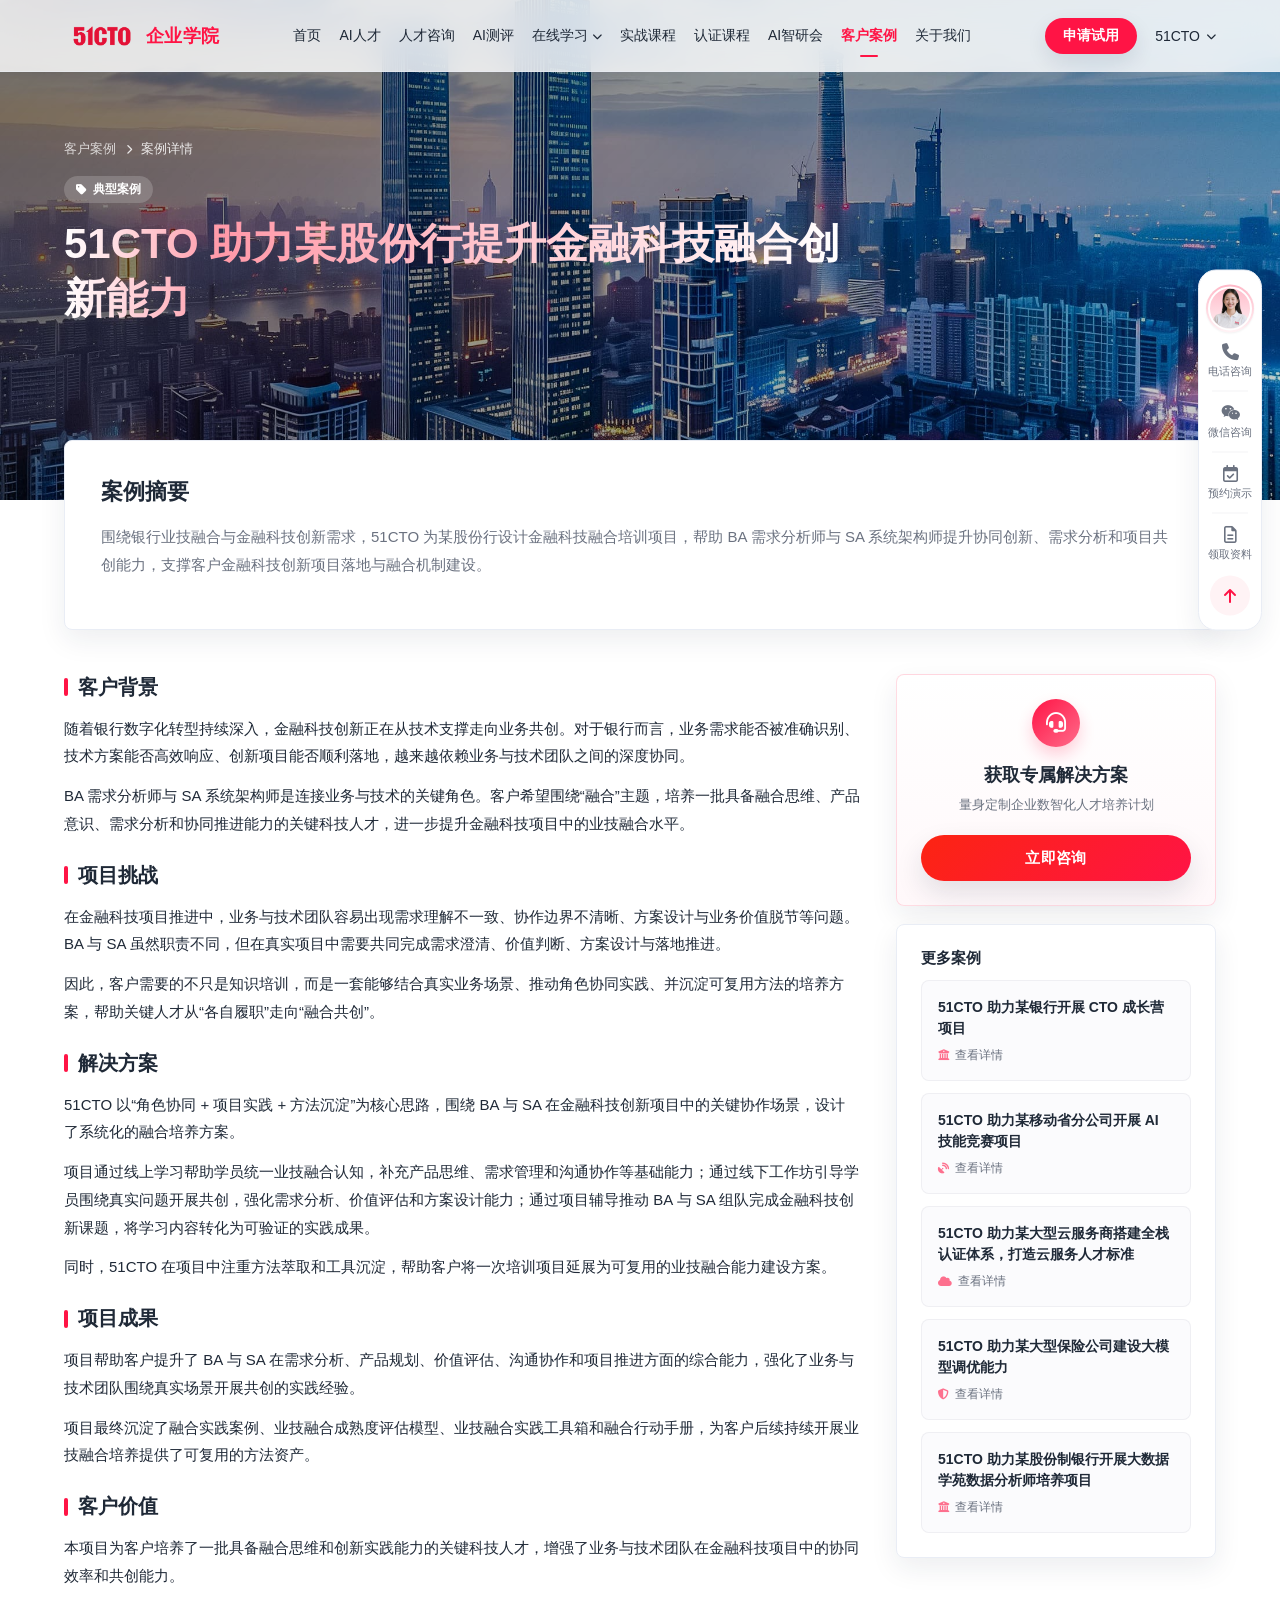
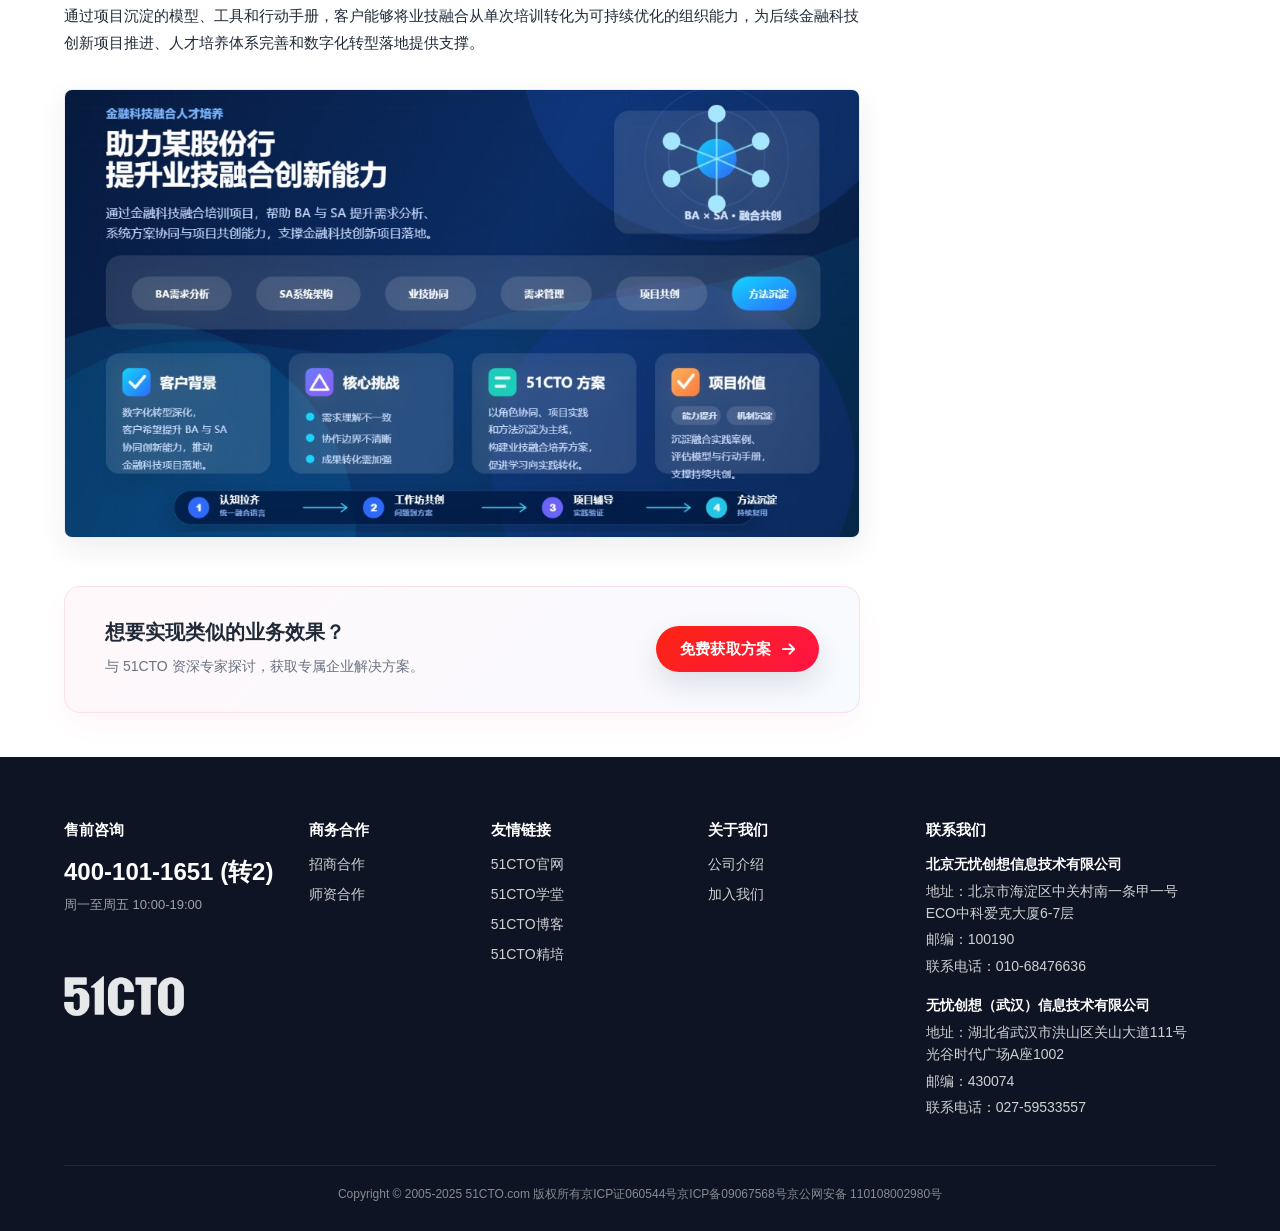
<file: case-detail.html>
<!DOCTYPE html>
<html lang="zh-CN">
<head>
<meta charset="UTF-8" />
<meta name="viewport" content="width=device-width, initial-scale=1.0" />
<title>客户案例详情 — 51CTO 企业学院</title>
<link rel="stylesheet" href="https://cdnjs.cloudflare.com/ajax/libs/font-awesome/6.4.0/css/all.min.css">
<link rel="stylesheet" href="assets/site.css">
<style>
.case-hero{
  padding-top:140px;padding-bottom:80px;position:relative;overflow:hidden;color:#fff;
  min-height: 500px;
}
.case-hero::before{content:'';position:absolute;inset:0;
  background:linear-gradient(135deg,rgba(0,0,0,0.55) 0%,rgba(0,0,0,0.35) 60%,rgba(0,0,0,0.15) 100%);z-index:1}
.case-hero img{position:absolute;inset:0;width:100%;height:100%;object-fit:cover;z-index:0}
.case-hero .container{position:relative;z-index:2}
.case-hero .breadcrumbs{font-size:13px;opacity:0.86;margin-bottom:18px}
.case-hero .breadcrumbs a{color:rgba(255,255,255,0.88)}
.case-hero .breadcrumbs a:hover{color:#fff}
.case-hero .tag{
  display:inline-flex;align-items:center;gap:6px;padding:5px 12px;border-radius:999px;
  background:rgba(255,255,255,0.18);color:#fff;font-size:12px;font-weight:600;backdrop-filter:blur(8px);
  margin-bottom:14px;
}
.case-hero h1{
  font-size:42px;font-weight:800;margin:0 0 16px;line-height:1.3;max-width:780px;
  background: linear-gradient(90deg, #ffffff 0%, #ff99a8 10%, #ffffff 50%);
  background-size: 200% auto;
  -webkit-background-clip: text;
  background-clip: text;
  color: transparent;
}
.case-hero p{margin:0;font-size:16px;color:rgba(255,255,255,0.88);line-height:1.8;max-width:680px}
.case-hero .meta{display:flex;gap:24px;margin-top:24px;flex-wrap:wrap}
.case-hero .meta span{font-size:13px;color:rgba(255,255,255,0.86)}
.case-hero .meta span b{color:#fff;font-weight:700;margin-right:6px}

.case-summary{
  display:grid;grid-template-columns:1fr;gap:32px;
  background:#fff;border:1px solid var(--line);border-radius:20px;padding:36px;box-shadow:var(--shadow-card);
  margin-top:-60px;position:relative;z-index:3;
}
.case-summary h2{margin:0 0 16px;font-size:22px;font-weight:800;color:var(--ink-2)}
.case-summary p{font-size:15px;line-height:1.85;color:var(--muted-2);margin:0 0 14px}

.body-grid{display:grid;grid-template-columns:1fr 320px;gap:36px;margin-top:12px}
.body-grid aside { position: sticky; top: 96px; align-self: start; }
.body-main h3{margin:24px 0 14px;font-size:20px;font-weight:800;color:var(--ink-2);display:flex;align-items:center;gap:10px}
.body-main h3:first-child{margin-top:0}
.body-main h3::before{content:'';width:4px;height:18px;border-radius:999px;background:var(--red)}
.body-main p{font-size:15px;line-height:1.85;color:var(--ink-2);margin:0 0 12px}
.body-main ul{padding-left:24px;margin:0 0 16px}
.body-main li{margin:8px 0;font-size:14px;color:var(--ink-2);line-height:1.7}
.case-detail-picture{
  margin-top:32px;border-radius:16px;overflow:hidden;
  border:1px solid var(--line);box-shadow:var(--shadow-card);
}
.case-detail-picture img{width:100%;height:auto;display:block}

.aside-card{
  background:#fff;border:1px solid var(--line);border-radius:16px;padding:24px;
  box-shadow:var(--shadow-card);margin-bottom:18px;
}
.aside-card h4{margin:0 0 12px;font-size:15px;font-weight:800;color:var(--ink-2)}
.aside-card ul{list-style:none;padding:0;margin:0;display:flex;flex-direction:column;gap:10px}
.aside-card ul li{font-size:13px;color:var(--ink-2);display:flex;align-items:center;gap:8px}
.aside-card ul li i{color:var(--red);font-size:11px}

/* 留资入口样式 */
.case-bottom-cta {
  margin-top: 48px;
  padding: 32px 40px;
  background: linear-gradient(135deg, #fff8fa 0%, #f7faff 100%);
  border: 1px solid rgba(255,20,69,0.1);
  border-radius: 16px;
  display: flex;
  align-items: center;
  justify-content: space-between;
  gap: 24px;
  box-shadow: 0 12px 28px rgba(255,20,69,0.04);
}
.case-bottom-cta .cta-text h3 {
  margin: 0 0 8px;
  font-size: 20px;
  color: var(--ink-2);
}
.case-bottom-cta .cta-text h3::before {
  display: none;
}
.case-bottom-cta .cta-text p {
  margin: 0;
  font-size: 14px;
  color: var(--muted-2);
}
.cta-aside {
  background: linear-gradient(180deg, #fff 0%, #fff8fa 100%);
  border-color: rgba(255,20,69,0.15);
  text-align: center;
}
.cta-aside-ic {
  width: 48px; height: 48px; border-radius: 50%;
  background: linear-gradient(135deg, var(--red), var(--red-soft));
  color: #fff; font-size: 20px; display: grid; place-items: center;
  margin: 0 auto 16px;
  box-shadow: 0 8px 16px rgba(255,20,69,0.2);
}
.cta-aside h4 {
  font-size: 18px; margin-bottom: 8px;
}
.cta-aside p {
  font-size: 13px; color: var(--muted-2); margin: 0 0 20px; line-height: 1.6;
}
@media (max-width:640px){
  .case-bottom-cta { flex-direction: column; text-align: center; padding: 24px; }
}

@media (max-width:1080px){
  .case-summary{grid-template-columns:1fr}
  .body-grid{grid-template-columns:1fr}
}
</style>
</head>
<body data-page="cases" id="top">

<nav class="nav" id="site-nav"></nav>

<section class="case-hero" data-screen-label="01 Hero">
  <img src="assets/case_bg/case-1.jpeg" alt="" id="hero-bg">
  <div class="container">
    <div class="breadcrumbs">
      <a href="cases.html">客户案例</a> <i class="fas fa-chevron-right" style="font-size:10px;margin:0 6px"></i> <span id="hero-breadcrumb">案例详情</span>
    </div>
    <span class="tag" id="hero-tag"><i class="fas fa-tag"></i>典型案例</span>
    <h1 id="hero-title"></h1>
  </div>
</section>

<section class="section" style="padding-top:0; padding-bottom:32px;" data-screen-label="02 Summary">
  <div class="container">
    <div class="case-summary">
      <div>
        <h2>案例摘要</h2>
        <div id="summary-content"></div>
      </div>
    </div>
  </div>
</section>

<section class="section" style="padding-top:0" data-screen-label="03 Body">
  <div class="container">
    <div class="body-grid">
      <div class="body-main reveal in">
        <div id="body-content">
          <!-- Dynamic content injected here -->
        </div>
        
        <!-- 正文底部留资入口 -->
        <div class="case-bottom-cta">
          <div class="cta-text">
            <h3>想要实现类似的业务效果？</h3>
            <p>与 51CTO 资深专家探讨，获取专属企业解决方案。</p>
          </div>
          <a class="btn btn-primary js-trial-btn" href="#" data-type="consult">免费获取方案 <i class="fas fa-arrow-right"></i></a>
        </div>
      </div>
      <aside>
        <!-- 侧边栏留资入口 -->
        <div class="aside-card cta-aside">
          <div class="cta-aside-ic"><i class="fas fa-headset"></i></div>
          <h4>获取专属解决方案</h4>
          <p>量身定制企业数智化人才培养计划</p>
          <a class="btn btn-primary js-trial-btn" href="#" data-type="consult" style="width:100%; justify-content:center;">立即咨询</a>
        </div>
        
        <div class="aside-card">
          <h4>更多案例</h4>
          <ul id="aside-cases-list">
            <!-- Dynamic content injected here -->
          </ul>
        </div>
      </aside>
    </div>
  </div>
</section>

<footer class="site-footer" id="site-footer"></footer>
<aside class="side" id="site-side"></aside>
<style>
#aside-cases-list {
  list-style: none;
  padding: 0;
  margin: 0;
  display: flex;
  flex-direction: column;
  gap: 12px;
}
.aside-case-item {
  display: block;
  text-decoration: none;
  background: #fbfbfd;
  border: 1px solid rgba(20,32,56,0.05);
  border-radius: 12px;
  padding: 16px;
  transition: all 0.25s ease;
  position: relative;
  overflow: hidden;
}
.aside-case-item:hover {
  background: #fff;
  border-color: rgba(255,20,69,0.15);
  box-shadow: 0 8px 24px rgba(20,32,56,0.06);
  transform: translateY(-2px);
}
.aside-case-item::before {
  content: '';
  position: absolute;
  left: 0;
  top: 0;
  bottom: 0;
  width: 3px;
  background: var(--red);
  opacity: 0;
  transition: opacity 0.25s ease;
}
.aside-case-item:hover::before {
  opacity: 1;
}
.aside-case-title {
  color: var(--ink-2);
  font-size: 14px;
  font-weight: 700;
  line-height: 1.5;
  margin-bottom: 8px;
  display: -webkit-box;
  -webkit-line-clamp: 2;
  line-clamp: 2;
  -webkit-box-orient: vertical;
  overflow: hidden;
  transition: color 0.2s;
}
.aside-case-item:hover .aside-case-title {
  color: var(--red-deep);
}
.aside-case-meta {
  color: var(--muted-2);
  font-size: 12px;
  display: flex;
  align-items: center;
  gap: 6px;
}
.aside-case-meta i {
  color: var(--red);
  opacity: 0.6;
}
</style>
<script src="assets/site.js"></script>
<script src="assets/cases_data.js"></script>
<script>
  document.addEventListener('DOMContentLoaded', () => {
    const urlParams = new URLSearchParams(window.location.search);
    const id = urlParams.get('id') || '1';
    const caseItem = window.CASES_DATA.find(c => c.id === id) || window.CASES_DATA[0];
    
    document.title = caseItem.title + " — 51CTO 企业学院";
    document.getElementById('hero-title').textContent = caseItem.title;
    
    document.getElementById('summary-content').innerHTML = caseItem.summary;
    
    let bodyHtml = '';
    if(caseItem.bg) bodyHtml += '<h3>客户背景</h3>' + caseItem.bg;
    if(caseItem.challenge) bodyHtml += '<h3>项目挑战</h3>' + caseItem.challenge;
    if(caseItem.solution) bodyHtml += '<h3>解决方案</h3>' + caseItem.solution;
    if(caseItem.outcome) bodyHtml += '<h3>项目成果</h3>' + caseItem.outcome;
    if(caseItem.value) bodyHtml += '<h3>客户价值</h3>' + caseItem.value;

    const caseNum = parseInt(id, 10);
    if(caseNum >= 1 && caseNum <= 15){
      bodyHtml += `<div class="case-detail-picture"><img src="assets/case_picture/${caseNum}.png" alt="${caseItem.title}"></div>`;
    }
    
    document.getElementById('body-content').innerHTML = bodyHtml;
    
    const bgNum = (parseInt(id) % 7) + 1;
    let bgFile = `assets/case_bg/case-${bgNum}.`;
    bgFile += (bgNum === 1 || bgNum === 7) ? 'jpeg' : (bgNum === 6 ? 'png' : 'jpg');
    document.getElementById('hero-bg').src = bgFile;
    
    const iconMapping = {
      '某股份行': 'fa-building-columns',
      '某国有行': 'fa-landmark-flag',
      '某能源企业': 'fa-bolt',
      '某保险公司': 'fa-shield-halved',
      '某能源科技公司': 'fa-solar-panel',
      '某银行': 'fa-piggy-bank',
      '某大型云服务商': 'fa-cloud'
    };

    const asideList = document.getElementById('aside-cases-list');
    const otherCases = window.CASES_DATA.filter(c => c.id !== id);
    const shuffled = otherCases.sort(() => 0.5 - Math.random()).slice(0, 5);
    asideList.innerHTML = shuffled.map(c => {
      // Find the tag for this case from cases.html definition or default to fa-file-alt
      // Since we don't have tags in CASES_DATA directly, we'll try to infer from title or just use a default
      let iconClass = 'fa-file-alt';
      if (c.title.includes('银行') || c.title.includes('股份行') || c.title.includes('国有行')) iconClass = 'fa-building-columns';
      else if (c.title.includes('能源')) iconClass = 'fa-bolt';
      else if (c.title.includes('保险')) iconClass = 'fa-shield-halved';
      else if (c.title.includes('云服务')) iconClass = 'fa-cloud';
      else if (c.title.includes('联通') || c.title.includes('移动') || c.title.includes('通信')) iconClass = 'fa-satellite-dish';
      
      return `
      <li>
        <a href="case-detail.html?id=${c.id}" class="aside-case-item">
          <div class="aside-case-title">${c.title}</div>
          <div class="aside-case-meta"><i class="fas ${iconClass}"></i> 查看详情</div>
        </a>
      </li>
    `}).join('');
  });
</script>
</body>
</html>
</file>
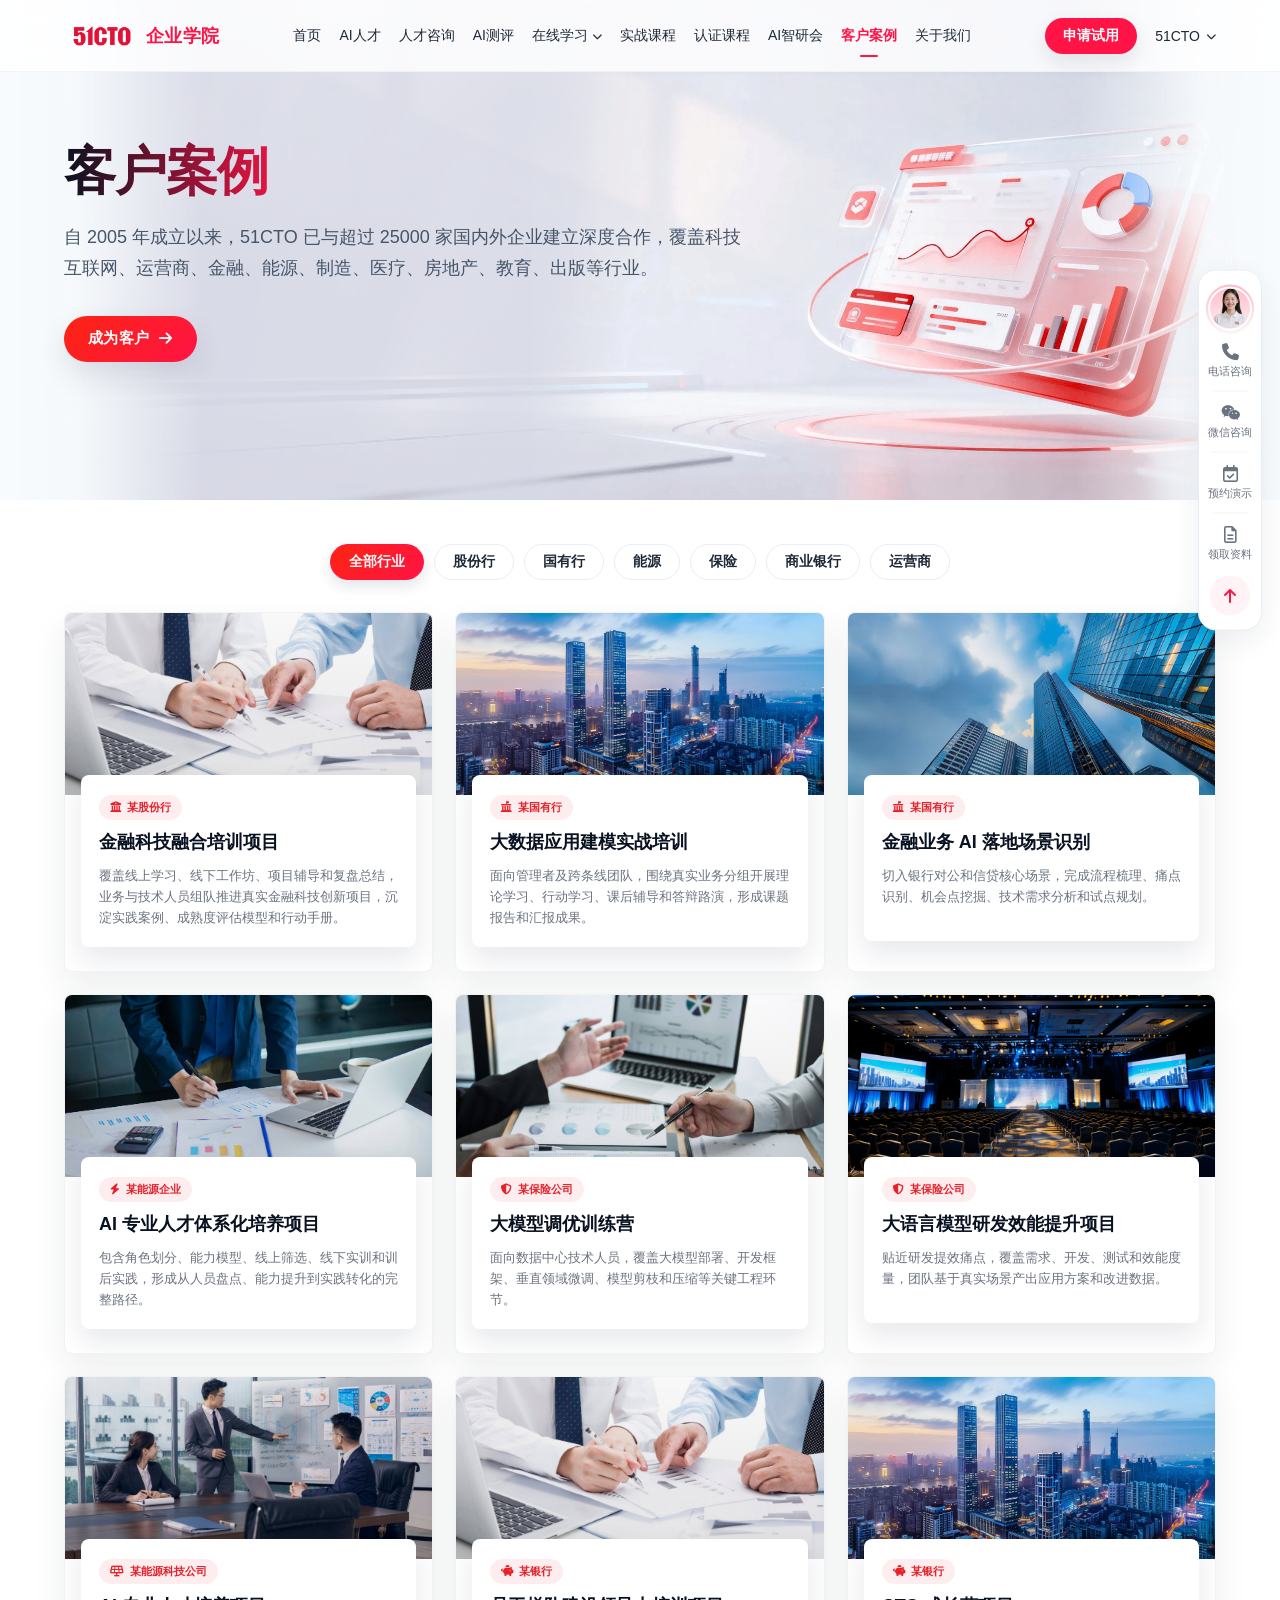
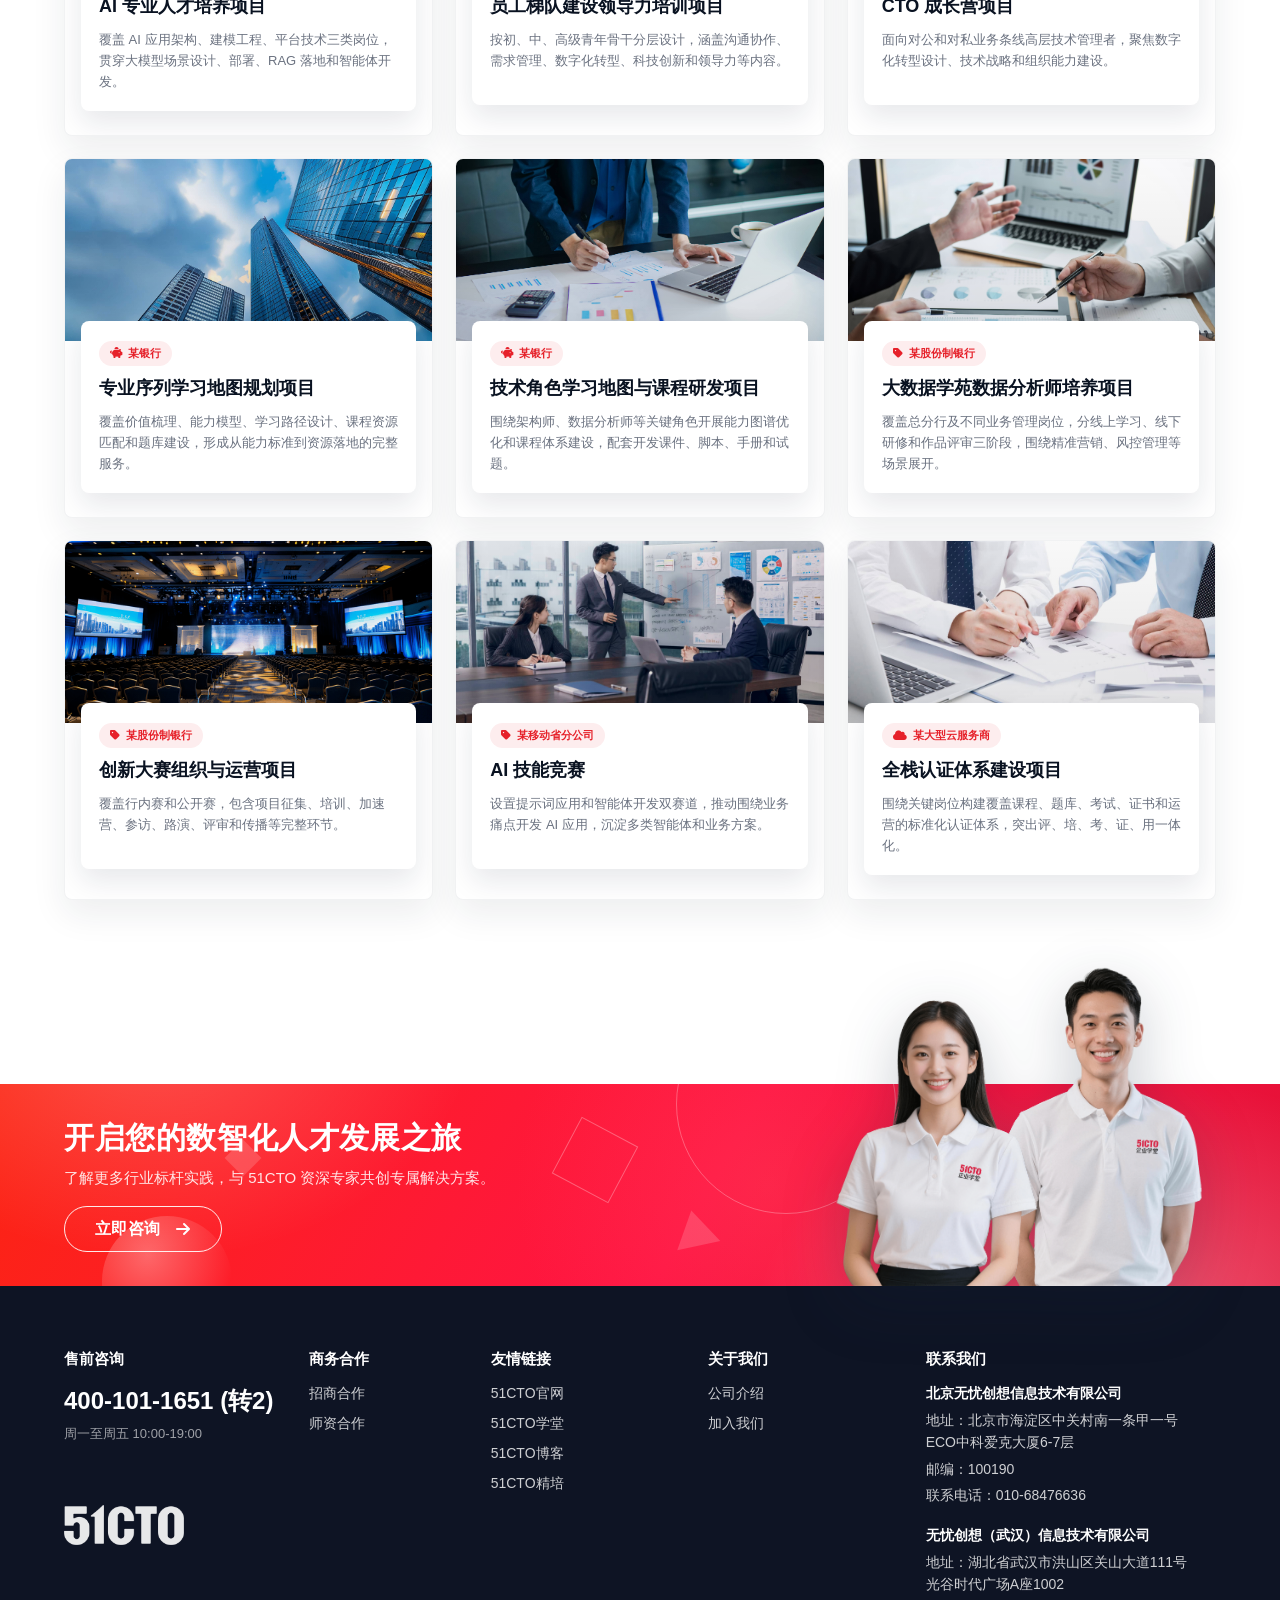
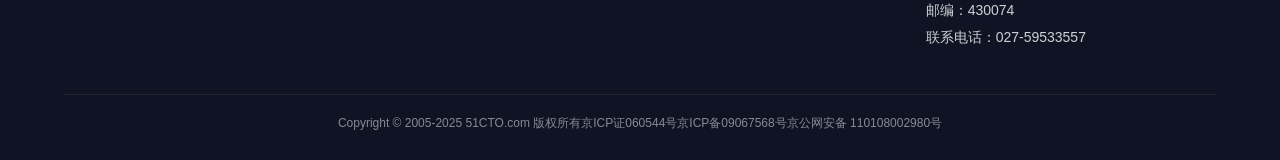
<file: cases.html>
<!DOCTYPE html>
<html lang="zh-CN">
<head>
<meta charset="UTF-8" />
<meta name="viewport" content="width=device-width, initial-scale=1.0" />
<title>客户案例 — 51CTO 企业学院</title>
<link rel="stylesheet" href="https://cdnjs.cloudflare.com/ajax/libs/font-awesome/6.4.0/css/all.min.css">
<link rel="stylesheet" href="assets/site.css">
<style>
.cases-hero{
  min-height:500px;
  background:#f8fbfd url('assets/hero/cases-hero.png') center / cover no-repeat;
}
.cases-hero::before{display:none}
.filters{display:flex;flex-wrap:wrap;gap:10px;justify-content:center;margin-bottom:32px}
.filter{
  padding:8px 18px;border-radius:999px;background:#fff;border:1px solid var(--line);
  color:var(--ink-2);font-size:14px;font-weight:600;cursor:pointer;
  transition:background .2s, color .2s, border-color .2s;
}
.filter:hover{color:var(--red-deep)}
.filter.active{background:linear-gradient(135deg,#FC2412 0%,#FF1445 100%);color:#fff;border-color:#FF1445;box-shadow:0 6px 14px rgba(20,32,56,0.12)}

.case-grid{display:grid;grid-template-columns:repeat(3,minmax(0,1fr));gap:22px}
.case-card{
  position:relative;border-radius:22px;overflow:hidden;
  background:#fff;color:var(--ink-2);min-height:360px;
  cursor:pointer;box-shadow:0 14px 34px rgba(20,32,56,0.08);
  border:1px solid rgba(20,32,56,0.06);
  opacity:0;transform:translateY(18px);
  animation:caseCardIn .55s cubic-bezier(.2,.8,.2,1) forwards;
  animation-delay:calc(var(--i,0) * 45ms);
  transition:transform .32s ease, box-shadow .32s ease, border-color .32s ease;
}
.case-card:hover{transform:translateY(-8px);box-shadow:0 24px 54px rgba(20,32,56,0.14);border-color:rgba(230,33,42,0.14)}
.case-card .media{position:relative;height:182px;overflow:hidden;background:#f5f7fb}
.case-card .media::after{
  content:'';position:absolute;inset:0;
  background:linear-gradient(180deg,rgba(0,0,0,0.02),rgba(0,0,0,0.14));
  opacity:.7;transition:opacity .3s;
}
.case-card:hover .media::after{opacity:.35}
.case-card img{width:100%;height:100%;object-fit:cover;display:block;
  transition:transform .7s cubic-bezier(.2,.8,.2,1), filter .3s}
.case-card:hover img{transform:scale(1.08);filter:saturate(1.05)}
.case-card .body{
  position:relative;z-index:2;margin:-20px 16px 16px;padding:20px 18px 18px;
  background:#fff;border-radius:18px;box-shadow:0 12px 28px rgba(20,32,56,0.10);
  min-height:166px;transition:transform .32s ease, box-shadow .32s ease;
}
.case-card:hover .body{transform:translateY(-4px);box-shadow:0 18px 34px rgba(20,32,56,0.13)}
.case-card .tag{
  display:inline-flex;align-items:center;gap:6px;padding:5px 11px;border-radius:999px;
  background:rgba(230,33,42,0.08);font-size:11px;font-weight:700;color:var(--red-deep);
  margin-bottom:10px;
}
.case-card h4{margin:0;font-size:18px;font-weight:800;color:var(--ink);line-height:1.42}
.case-card p{margin:9px 0 0;font-size:13px;color:var(--muted-2);line-height:1.65;
  display:-webkit-box;-webkit-line-clamp:3;line-clamp:3;-webkit-box-orient:vertical;overflow:hidden}
.case-card .arrow{
  position:absolute;right:18px;bottom:18px;z-index:3;
  width:36px;height:36px;border-radius:999px;background:linear-gradient(135deg,var(--red),var(--red-soft));
  display:grid;place-items:center;color:#fff;font-size:13px;
  box-shadow:0 10px 22px rgba(230,33,42,0.20);
  transform:translateX(12px);opacity:0;transition:transform .28s ease, opacity .28s ease;
}
.case-card:hover .arrow{transform:translateX(0);opacity:1}
@keyframes caseCardIn{
  from{opacity:0;transform:translateY(18px)}
  to{opacity:1;transform:translateY(0)}
}

@media (max-width:1080px){.case-grid{grid-template-columns:repeat(2,minmax(0,1fr))}}
@media (max-width:640px){.case-grid{grid-template-columns:1fr}}
</style>
</head>
<body data-page="cases" id="top">

<nav class="nav" id="site-nav"></nav>

<section class="hero cases-hero" data-screen-label="01 Hero">
  <div class="container reveal in">
    <h1>客户案例</h1>
    <p class="hero-sub">自 2005 年成立以来，51CTO 已与超过 25000 家国内外企业建立深度合作，覆盖科技互联网、运营商、金融、能源、制造、医疗、房地产、教育、出版等行业。</p>
    <div class="hero-actions"><a class="btn btn-primary js-trial-btn" href="#" data-type="consult">成为客户 <i class="fas fa-arrow-right"></i></a></div>
  </div>
</section>

<section class="section" data-screen-label="02 Cases">
  <div class="container">
    <div class="filters reveal">
      <button class="filter active" data-f="all">全部行业</button>
      <button class="filter" data-f="joint-stock">股份行</button>
      <button class="filter" data-f="state-bank">国有行</button>
      <button class="filter" data-f="energy">能源</button>
      <button class="filter" data-f="insurance">保险</button>
      <button class="filter" data-f="commercial-bank">商业银行</button>
      <button class="filter" data-f="operator">运营商</button>
    </div>
    <div class="case-grid" id="case-grid"></div>
  </div>
</section>

<section class="section alt" id="cta" data-screen-label="04 CTA">
  <div class="cta-banner reveal">
    <div class="cta-deco"><span></span><span></span><span></span><span></span><span></span></div>
    <div class="container cta-banner-inner">
      <div class="cta-banner-copy">
        <h3>开启您的数智化人才发展之旅</h3>
        <p>了解更多行业标杆实践，与 51CTO 资深专家共创专属解决方案。</p>
      </div>
      <div class="actions">
        <a class="btn btn-white js-trial-btn" href="#" data-type="consult">立即咨询 <i class="fas fa-arrow-right"></i></a>
      </div>
      <img class="cta-banner-illust" src="assets/bg/cta-banner.png" alt="">
    </div>
  </div>
</section>

<footer class="site-footer" id="site-footer"></footer>
<aside class="side" id="site-side"></aside>
<script src="assets/site.js"></script>
<script>
const cases = [
  { tag:'某股份行', cat:'joint-stock', title:'金融科技融合培训项目', desc:'覆盖线上学习、线下工作坊、项目辅导和复盘总结，业务与技术人员组队推进真实金融科技创新项目，沉淀实践案例、成熟度评估模型和行动手册。', bg:'assets/case_bg/case-1.jpeg', link:'case-detail.html?id=1' },
  { tag:'某国有行', cat:'state-bank', title:'大数据应用建模实战培训', desc:'面向管理者及跨条线团队，围绕真实业务分组开展理论学习、行动学习、课后辅导和答辩路演，形成课题报告和汇报成果。', bg:'assets/case_bg/case-2.jpg', link:'case-detail.html?id=2' },
  { tag:'某国有行', cat:'state-bank', title:'金融业务 AI 落地场景识别', desc:'切入银行对公和信贷核心场景，完成流程梳理、痛点识别、机会点挖掘、技术需求分析和试点规划。', bg:'assets/case_bg/case-3.jpg', link:'case-detail.html?id=3' },
  { tag:'某能源企业', cat:'energy', title:'AI 专业人才体系化培养项目', desc:'包含角色划分、能力模型、线上筛选、线下实训和训后实践，形成从人员盘点、能力提升到实践转化的完整路径。', bg:'assets/case_bg/case-4.jpg', link:'case-detail.html?id=4' },
  { tag:'某保险公司', cat:'insurance', title:'大模型调优训练营', desc:'面向数据中心技术人员，覆盖大模型部署、开发框架、垂直领域微调、模型剪枝和压缩等关键工程环节。', bg:'assets/case_bg/case-5.jpg', link:'case-detail.html?id=5' },
  { tag:'某保险公司', cat:'insurance', title:'大语言模型研发效能提升项目', desc:'贴近研发提效痛点，覆盖需求、开发、测试和效能度量，团队基于真实场景产出应用方案和改进数据。', bg:'assets/case_bg/case-6.png', link:'case-detail.html?id=6' },
  { tag:'某能源科技公司', cat:'energy', title:'AI 专业人才培养项目', desc:'覆盖 AI 应用架构、建模工程、平台技术三类岗位，贯穿大模型场景设计、部署、RAG 落地和智能体开发。', bg:'assets/case_bg/case-7.jpeg', link:'case-detail.html?id=7' },
  { tag:'某银行', cat:'commercial-bank', title:'员工梯队建设领导力培训项目', desc:'按初、中、高级青年骨干分层设计，涵盖沟通协作、需求管理、数字化转型、科技创新和领导力等内容。', bg:'assets/case_bg/case-1.jpeg', link:'case-detail.html?id=8' },
  { tag:'某银行', cat:'commercial-bank', title:'CTO 成长营项目', desc:'面向对公和对私业务条线高层技术管理者，聚焦数字化转型设计、技术战略和组织能力建设。', bg:'assets/case_bg/case-2.jpg', link:'case-detail.html?id=9' },
  { tag:'某银行', cat:'commercial-bank', title:'专业序列学习地图规划项目', desc:'覆盖价值梳理、能力模型、学习路径设计、课程资源匹配和题库建设，形成从能力标准到资源落地的完整服务。', bg:'assets/case_bg/case-3.jpg', link:'case-detail.html?id=10' },
  { tag:'某银行', cat:'commercial-bank', title:'技术角色学习地图与课程研发项目', desc:'围绕架构师、数据分析师等关键角色开展能力图谱优化和课程体系建设，配套开发课件、脚本、手册和试题。', bg:'assets/case_bg/case-4.jpg', link:'case-detail.html?id=11' },
  { tag:'某股份制银行', cat:'joint-stock', title:'大数据学苑数据分析师培养项目', desc:'覆盖总分行及不同业务管理岗位，分线上学习、线下研修和作品评审三阶段，围绕精准营销、风控管理等场景展开。', bg:'assets/case_bg/case-5.jpg', link:'case-detail.html?id=12' },
  { tag:'某股份制银行', cat:'joint-stock', title:'创新大赛组织与运营项目', desc:'覆盖行内赛和公开赛，包含项目征集、培训、加速营、参访、路演、评审和传播等完整环节。', bg:'assets/case_bg/case-6.png', link:'case-detail.html?id=13' },
  { tag:'某移动省分公司', cat:'operator', title:'AI 技能竞赛', desc:'设置提示词应用和智能体开发双赛道，推动围绕业务痛点开发 AI 应用，沉淀多类智能体和业务方案。', bg:'assets/case_bg/case-7.jpeg', link:'case-detail.html?id=14' },
  { tag:'某大型云服务商', cat:'operator', title:'全栈认证体系建设项目', desc:'围绕关键岗位构建覆盖课程、题库、考试、证书和运营的标准化认证体系，突出评、培、考、证、用一体化。', bg:'assets/case_bg/case-1.jpeg', link:'case-detail.html?id=15' },
];

const iconMapping = {
  '某股份行': 'fa-building-columns',
  '某国有行': 'fa-landmark-flag',
  '某能源企业': 'fa-bolt',
  '某保险公司': 'fa-shield-halved',
  '某能源科技公司': 'fa-solar-panel',
  '某银行': 'fa-piggy-bank',
  '某大型云服务商': 'fa-cloud'
};

function render(filter){
  const grid = document.getElementById('case-grid');
  grid.innerHTML = cases
    .filter(c => filter==='all' || c.cat===filter)
    .map((c, i) => {
      const iconClass = iconMapping[c.tag] || 'fa-tag';
      return `
      <a href="${c.link}" class="case-card" style="--i:${i}; display:block; text-decoration:none;">
        <div class="media"><img src="${c.bg}" alt=""></div>
        <div class="body">
          <span class="tag"><i class="fas ${iconClass}"></i>${c.tag}</span>
          <h4>${c.title}</h4>
          <p>${c.desc}</p>
        </div>
        <span class="arrow"><i class="fas fa-arrow-right"></i></span>
      </a>
    `}).join('');
}
render('all');
document.querySelectorAll('.filter').forEach(b => {
  b.addEventListener('click', () => {
    document.querySelectorAll('.filter').forEach(x => x.classList.remove('active'));
    b.classList.add('active');
    render(b.dataset.f);
  });
});
</script>
</body>
</html>
</file>
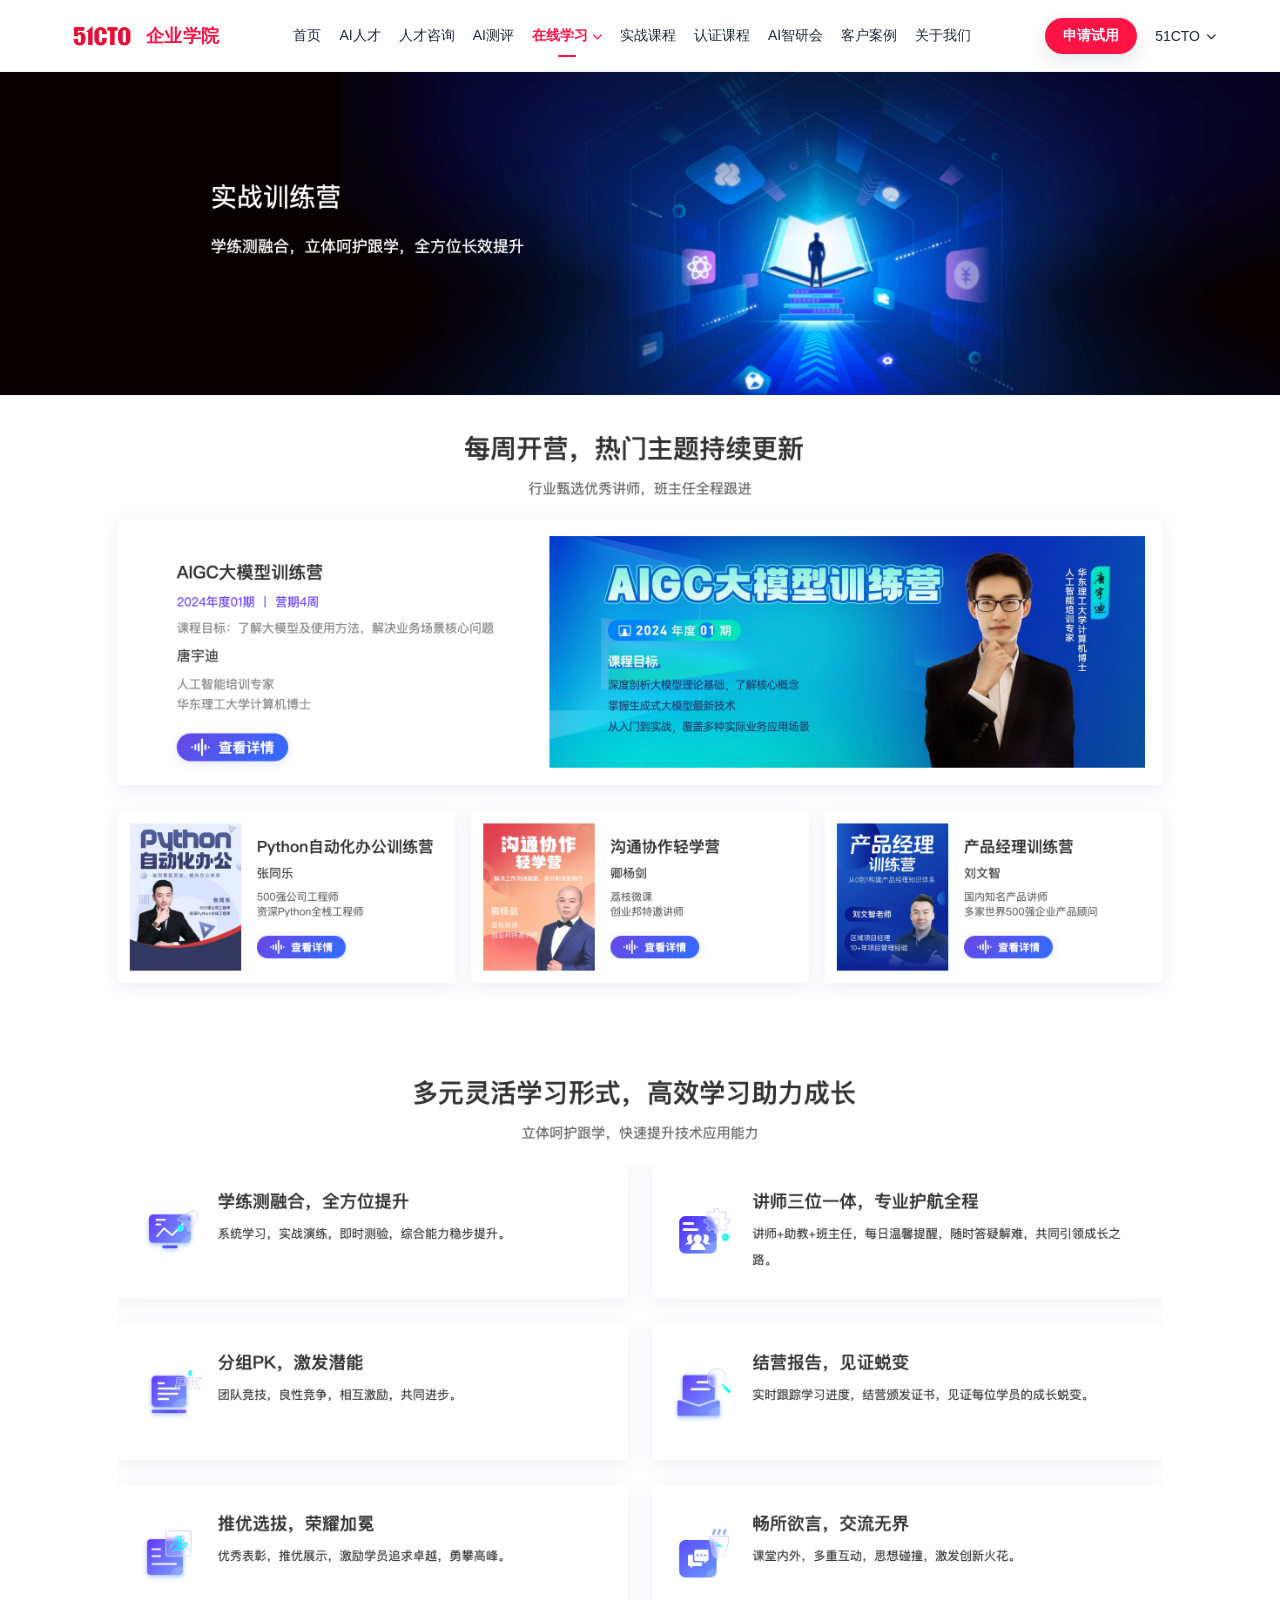
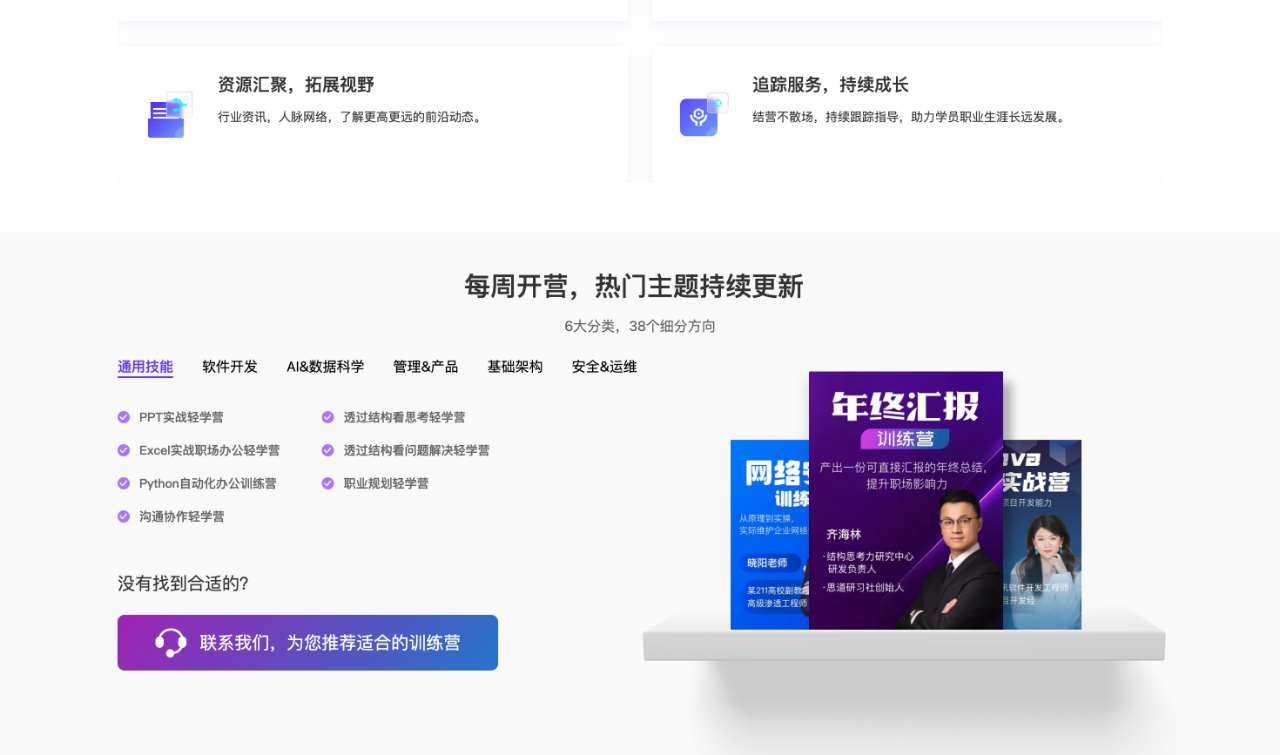
<file: online-bootcamp.html>
<!DOCTYPE html>
<html lang="zh-CN">
<head>
  <meta charset="UTF-8">
  <meta name="viewport" content="width=device-width, initial-scale=1.0">
  <title>在线训练营 - 51CTO企业学堂</title>
  <link rel="stylesheet" href="https://cdnjs.cloudflare.com/ajax/libs/font-awesome/6.4.0/css/all.min.css">
  <link rel="stylesheet" href="assets/site.css">
  <style>
    body {
      margin: 0;
      padding: 72px 0 0 0;
      background-color: #fff;
    }
    img {
      max-width: 100%;
      width: auto;
      margin: 0 auto;
      display: block;
    }
  </style>
</head>
<body data-page="online-bootcamp">
  <nav class="nav" id="site-nav"></nav>
  <img src="assets/mock/mock-bootcamp.png" alt="在线训练营">
  <script src="assets/site.js"></script>
</body>
</html>
</file>
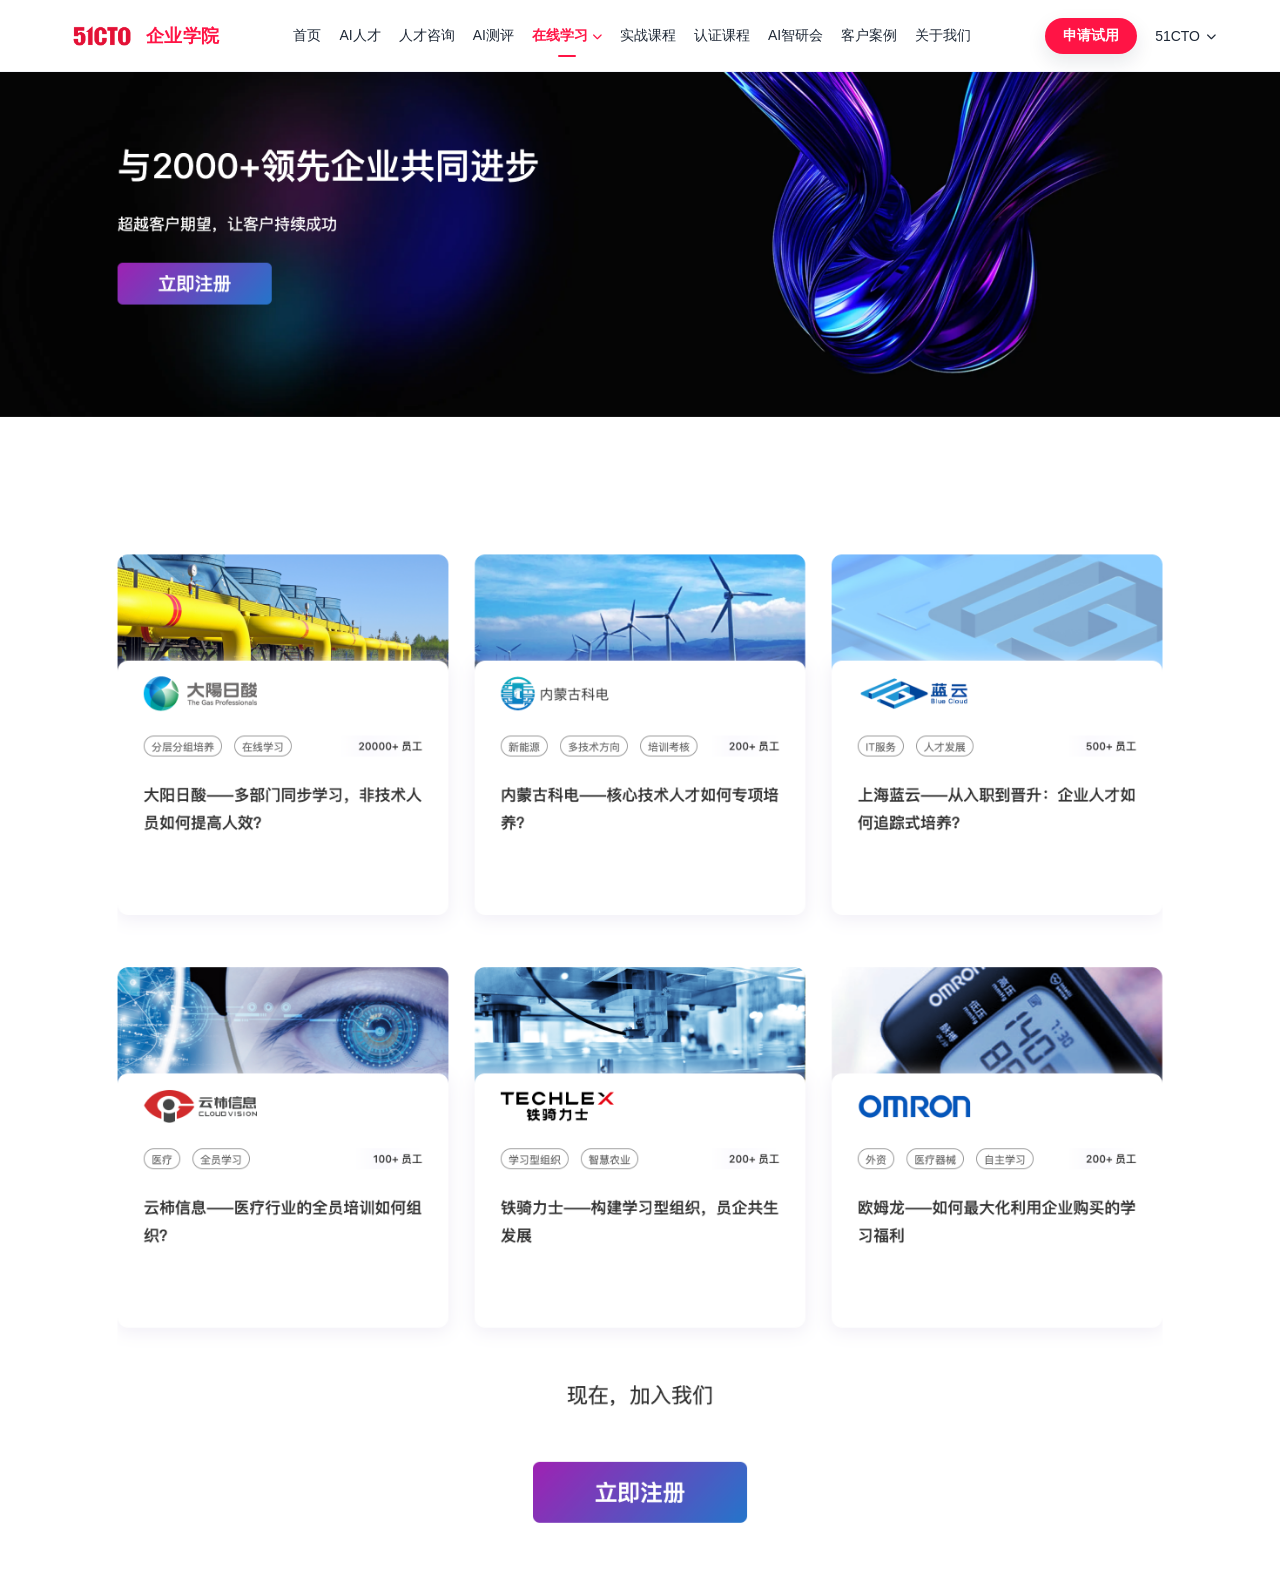
<file: online-cases-mock.html>
<!DOCTYPE html>
<html lang="zh-CN">
<head>
  <meta charset="UTF-8">
  <meta name="viewport" content="width=device-width, initial-scale=1.0">
  <title>客户案例 - 51CTO企业学堂</title>
  <link rel="stylesheet" href="https://cdnjs.cloudflare.com/ajax/libs/font-awesome/6.4.0/css/all.min.css">
  <link rel="stylesheet" href="assets/site.css">
  <style>
    body {
      margin: 0;
      padding: 72px 0 0 0;
      background-color: #fff;
    }
    img {
      max-width: 100%;
      width: auto;
      margin: 0 auto;
      display: block;
    }
  </style>
</head>
<body data-page="online-cases">
  <nav class="nav" id="site-nav"></nav>
  <img src="assets/mock/mock-cases.png" alt="客户案例">
  <script src="assets/site.js"></script>
</body>
</html>
</file>
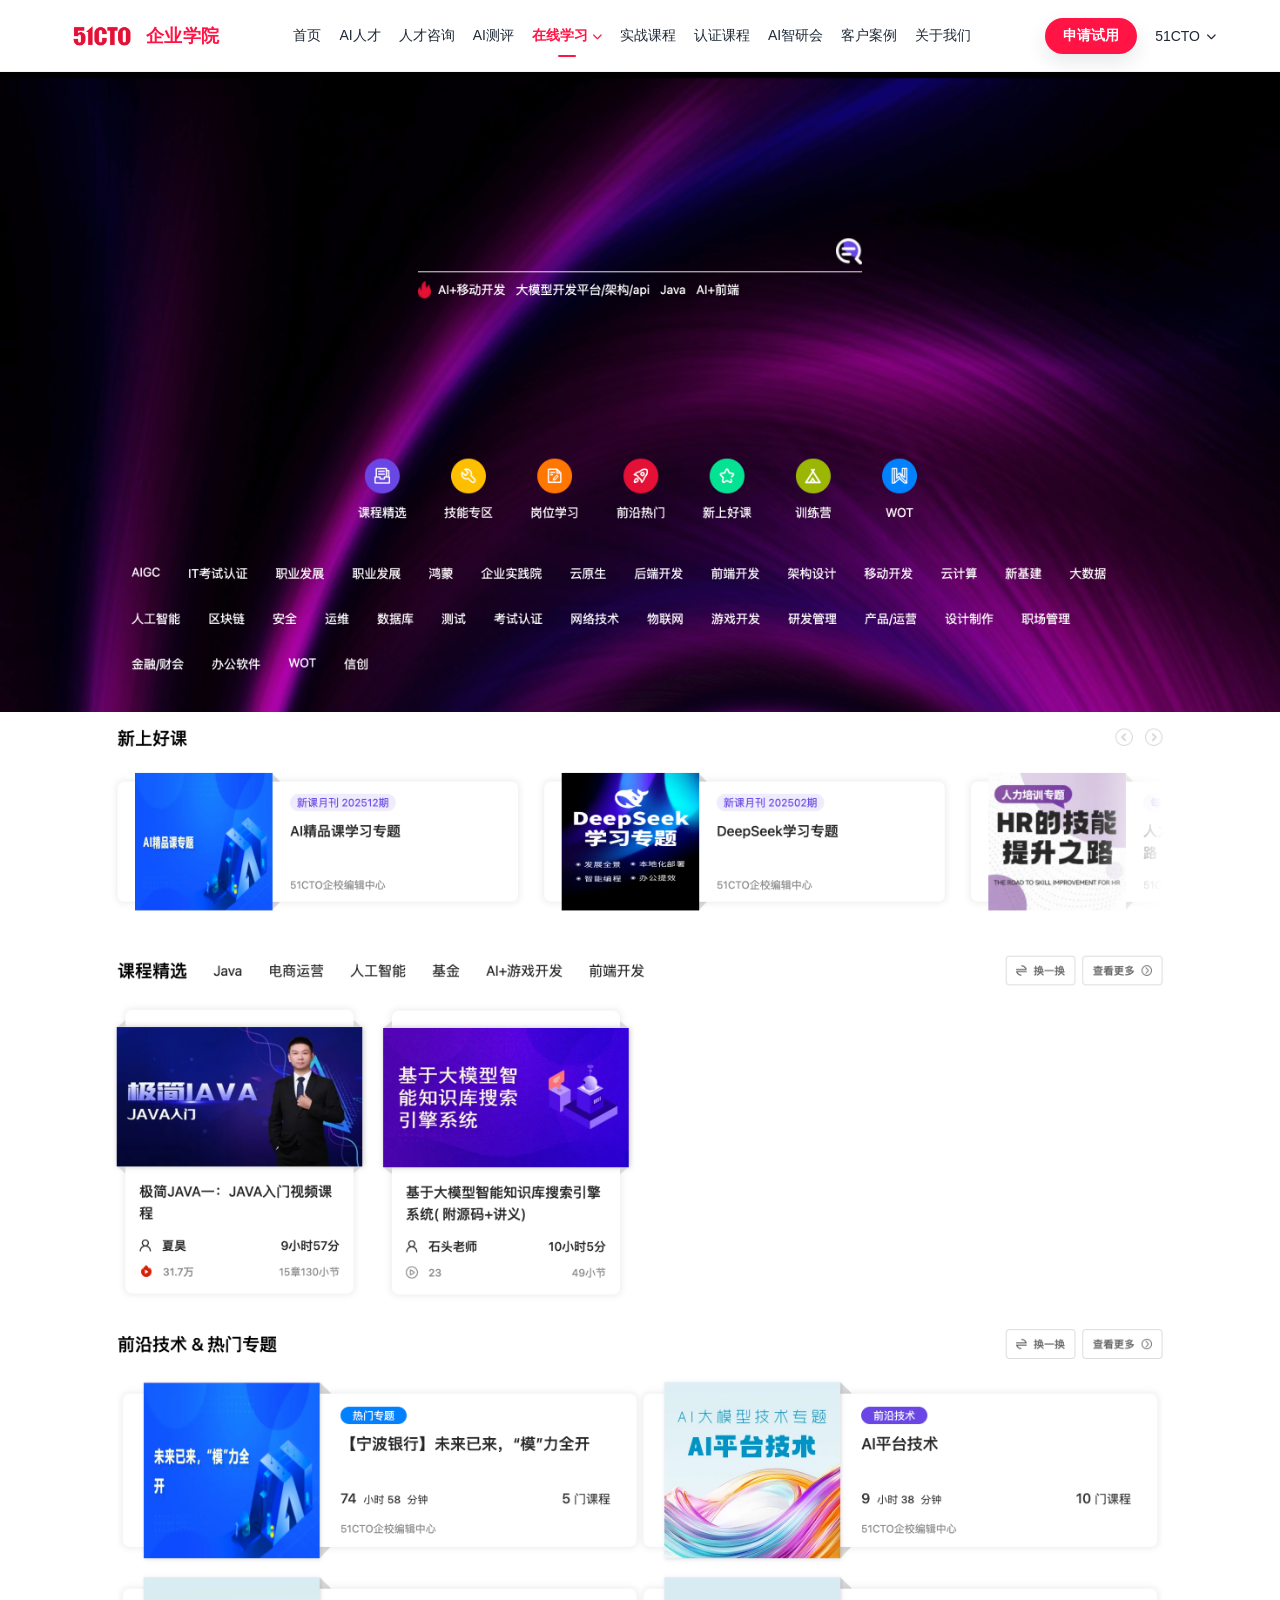
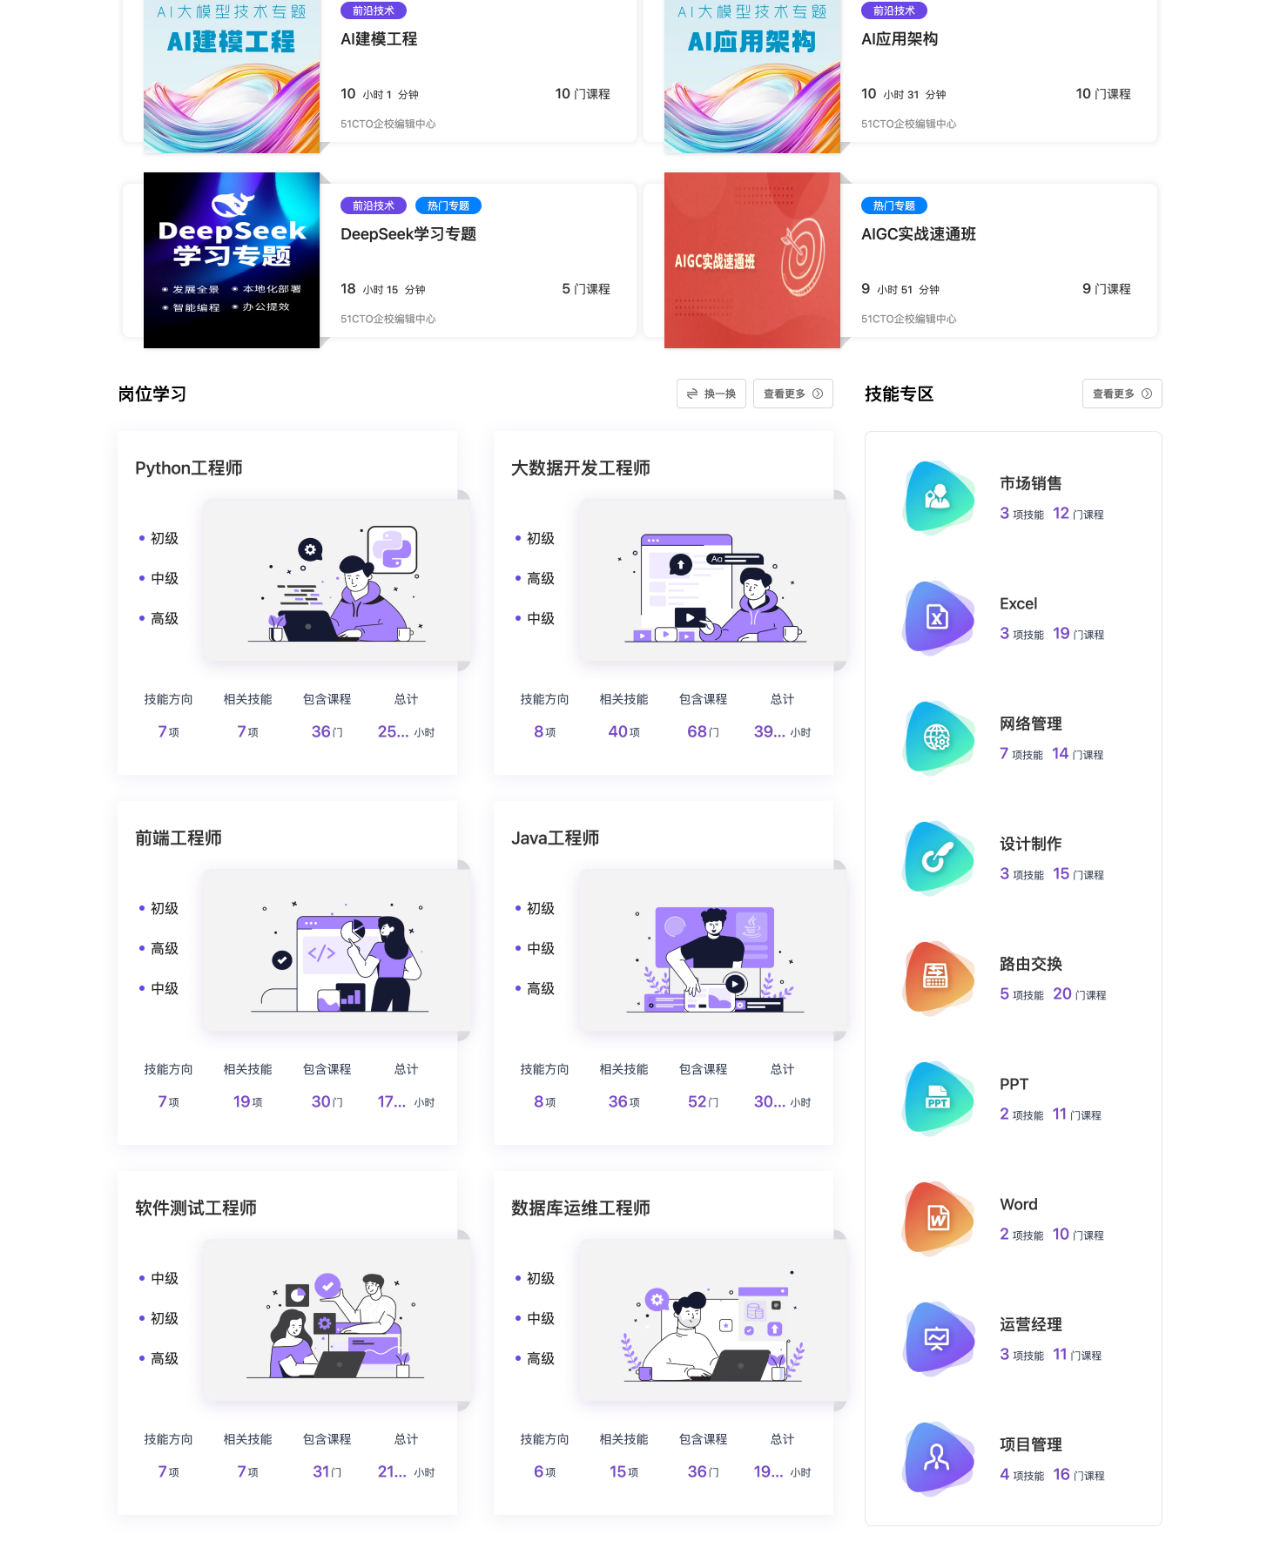
<file: online-course.html>
<!DOCTYPE html>
<html lang="zh-CN">
<head>
  <meta charset="UTF-8">
  <meta name="viewport" content="width=device-width, initial-scale=1.0">
  <title>在线课程内容 - 51CTO企业学堂</title>
  <link rel="stylesheet" href="https://cdnjs.cloudflare.com/ajax/libs/font-awesome/6.4.0/css/all.min.css">
  <link rel="stylesheet" href="assets/site.css">
  <style>
    body {
      margin: 0;
      padding: 72px 0 0 0;
      background-color: #fff;
    }
    img {
      max-width: 100%;
      width: auto;
      margin: 0 auto;
      display: block;
    }
  </style>
</head>
<body data-page="online-course-content">
  <nav class="nav" id="site-nav"></nav>
  <img src="assets/mock/mock-course.png" alt="在线课程内容">
  <script src="assets/site.js"></script>
</body>
</html>
</file>
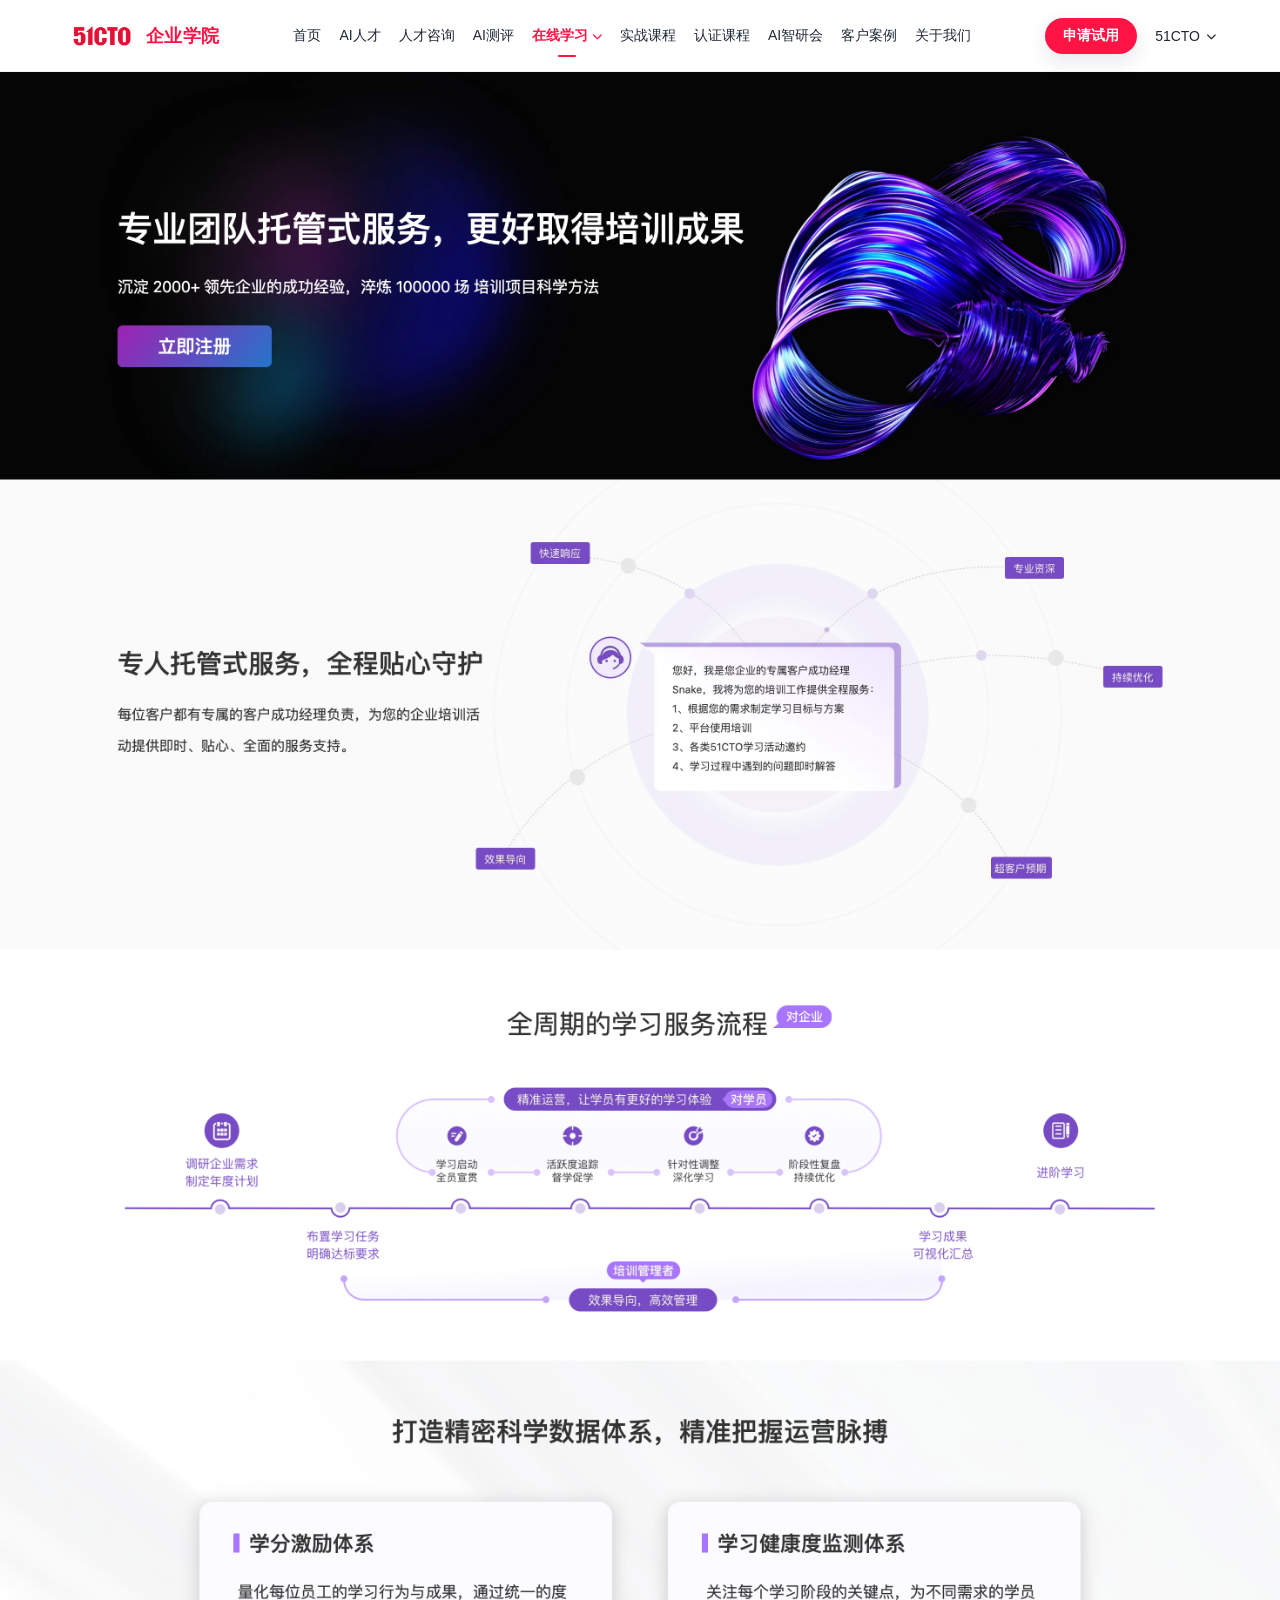
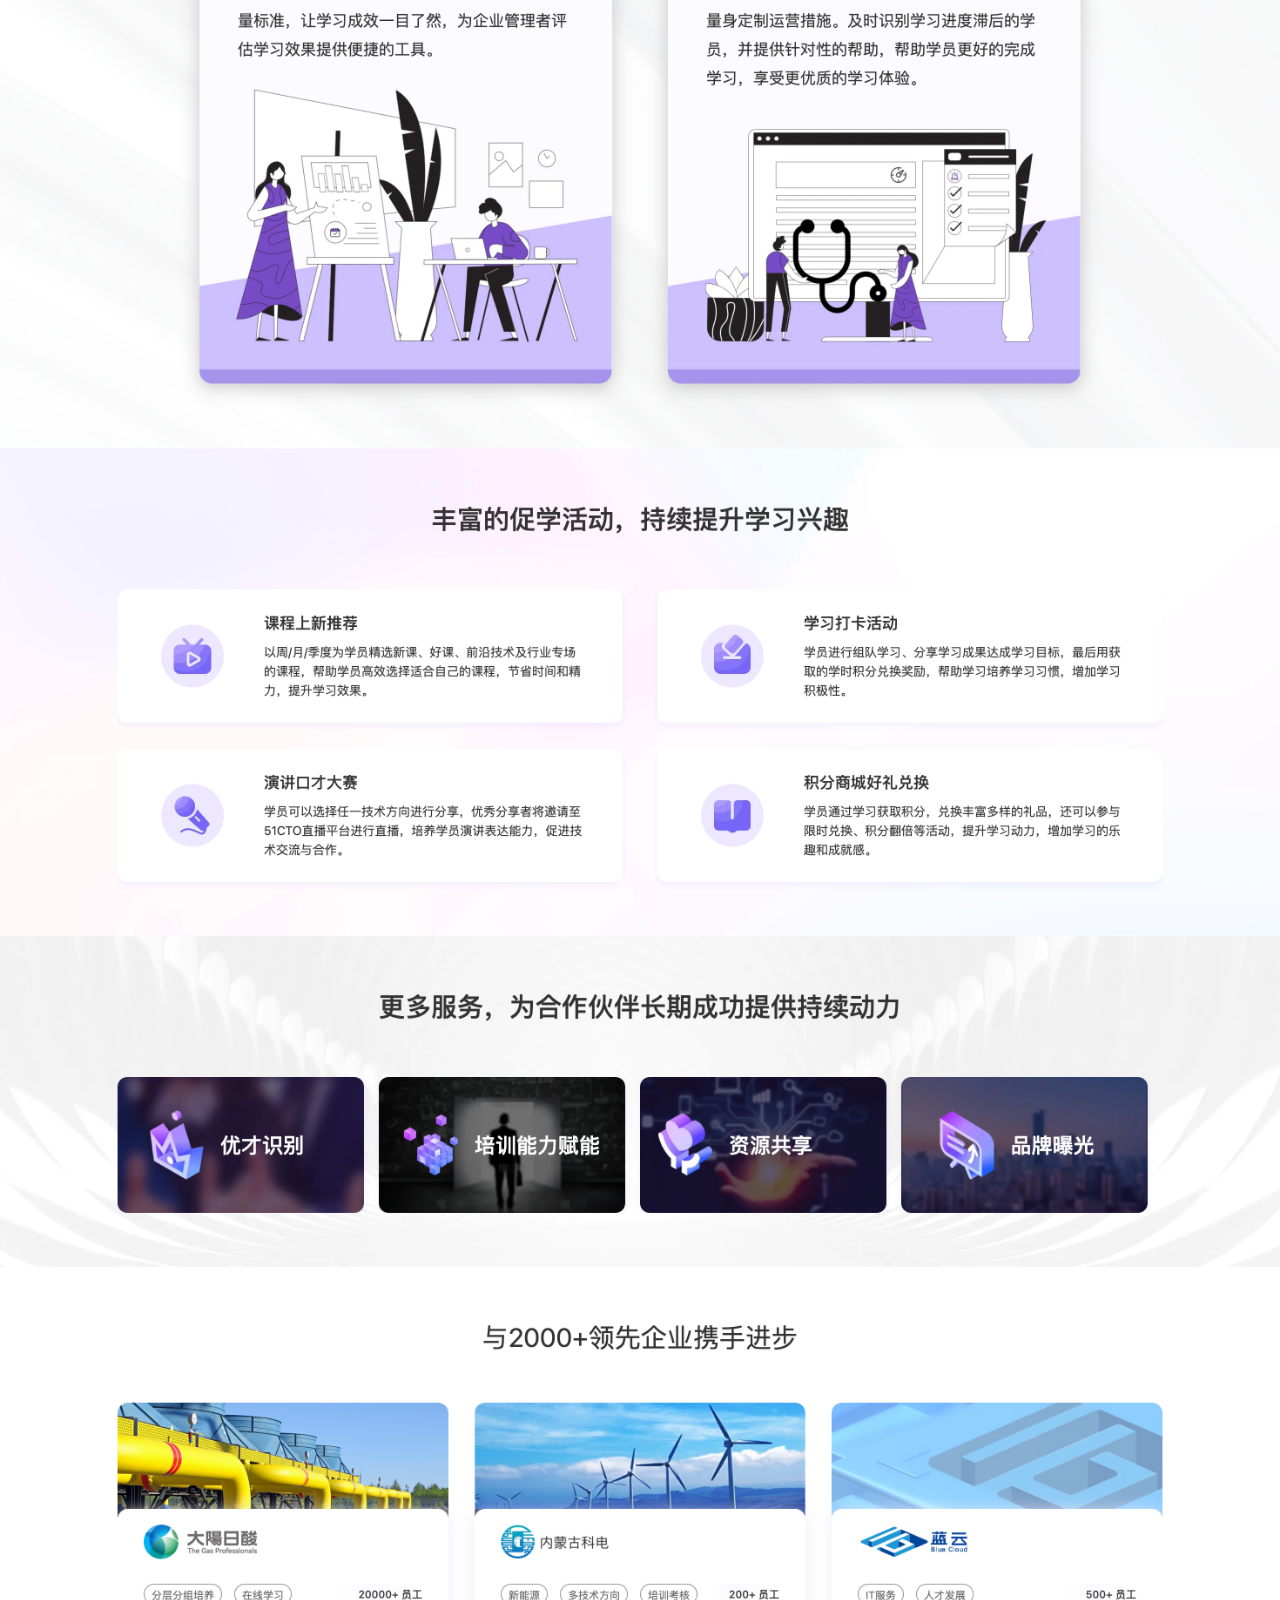
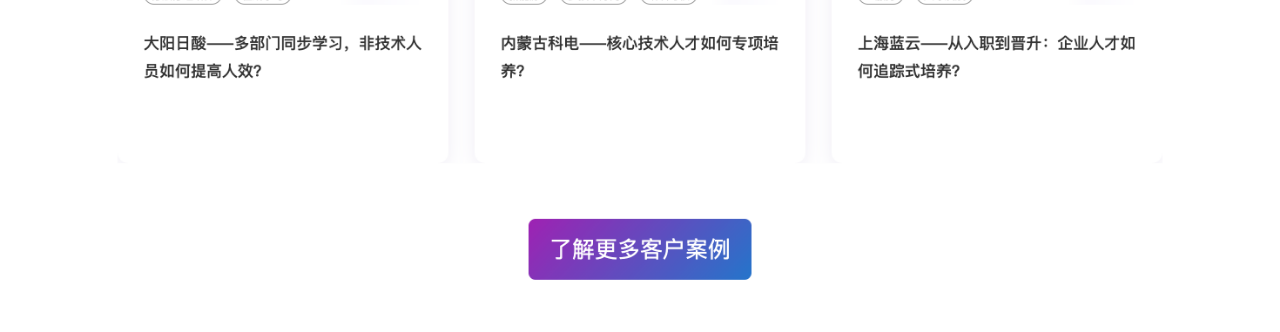
<file: online-operation.html>
<!DOCTYPE html>
<html lang="zh-CN">
<head>
  <meta charset="UTF-8">
  <meta name="viewport" content="width=device-width, initial-scale=1.0">
  <title>在线运营服务 - 51CTO企业学堂</title>
  <link rel="stylesheet" href="https://cdnjs.cloudflare.com/ajax/libs/font-awesome/6.4.0/css/all.min.css">
  <link rel="stylesheet" href="assets/site.css">
  <style>
    body {
      margin: 0;
      padding: 72px 0 0 0;
      background-color: #fff;
    }
    img {
      max-width: 100%;
      width: auto;
      margin: 0 auto;
      display: block;
    }
  </style>
</head>
<body data-page="online-operation">
  <nav class="nav" id="site-nav"></nav>
  <img src="assets/mock/mock-operation.png" alt="在线运营服务">
  <script src="assets/site.js"></script>
</body>
</html>
</file>
<file: assets/site.css>
/* ─────────────────── Shared site styles ─────────────────── */
:root{
  --red:#FF1445;
  --red-deep:#E6212A;
  --red-soft:#FF6B8A;
  --red-50:rgba(255,20,69,0.05);
  --red-100:rgba(255,20,69,0.11);
  --red-light:#FFF0F0;
  --ink:#091221;
  --ink-2:#1f2937;
  --ink-3:#333333;
  --muted:#505050;
  --muted-2:#6b7280;
  --muted-3:#475569;
  --line:#E9EDF5;
  --line-2:#F3F4F6;
  --bg:#ffffff;
  --bg-soft:#FBFBFD;
  --bg-blue:#F6F9FC;
  --shadow-card: 0 10px 28px rgba(28,39,64,0.08);
  --shadow-card-lg: 0 18px 48px rgba(28,39,64,0.10);
  --shadow-red: 0 14px 36px rgba(20,32,56,0.14);
}

*{box-sizing:border-box}
html{scroll-behavior:smooth}
body{
  margin:0;
  font-family:"OPPO Sans","PingFang SC","Helvetica Neue",Helvetica,"Hiragino Sans GB","Microsoft YaHei",Inter,Arial,sans-serif;
  color:var(--ink);
  background:#fff;
  -webkit-font-smoothing:antialiased;
  text-rendering:optimizeLegibility;
  overflow-x:hidden;
}
img{display:block;max-width:100%}
a{color:inherit;text-decoration:none}
button{font:inherit;border:0;background:none;cursor:pointer;color:inherit}

.container{max-width:1200px;margin:0 auto;padding:0 24px;width:100%}

/* ───────────────────── Top nav ───────────────────── */
.nav{
  position:fixed;top:0;left:0;right:0;z-index:50;
  height:72px;display:flex;align-items:center;
  background:rgba(255,255,255,0.82);
  backdrop-filter:saturate(140%) blur(16px);
  -webkit-backdrop-filter:saturate(140%) blur(16px);
  border-bottom:1px solid rgba(233,237,245,0.6);
}
.nav .container{display:flex;align-items:center;gap:24px;height:100%}
.brand{display:flex;align-items:center;gap:6px;font-weight:800;color:var(--ink)}
.brand img{height:38px;width:auto}
.brand .name{font-size:18px;color:var(--red);font-weight:800;letter-spacing:0.02em}
.menu{display:flex;gap:18px;flex:1;justify-content:center;height:100%;align-items:center}
.menu a,
.nav-drop-trigger{
  position:relative;font-size:14px;color:#1f2937;font-weight:500;
  padding:6px 0;transition:color .2s;display:inline-flex;align-items:center;gap:4px;
  white-space:nowrap;
}
.menu a:hover,.nav-drop:hover .nav-drop-trigger{color:var(--red)}
.menu a.active,.nav-drop.active .nav-drop-trigger{color:var(--red);font-weight:600}
.menu a.active::after,
.nav-drop.active .nav-drop-trigger::after{
  content:'';position:absolute;left:50%;bottom:-6px;width:18px;height:2px;border-radius:999px;
  background:var(--red);transform:translateX(-50%);
}
.nav-drop{position:relative;display:flex;align-items:center;height:100%}
.nav-drop-trigger i{font-size:10px;transition:transform .2s ease}
.nav-drop:hover .nav-drop-trigger i{transform:rotate(180deg)}
.nav-drop-menu{
  position:fixed;left:0;right:0;top:58px;z-index:49;
  opacity:0;visibility:hidden;transform:translateY(-8px);
  transition:opacity .28s ease, transform .32s cubic-bezier(.16,1,.3,1), visibility .28s ease;
  pointer-events:none;
  padding-top:14px;
}
.nav-drop:hover .nav-drop-menu{opacity:1;visibility:visible;transform:translateY(0);pointer-events:auto}
.nav-drop-inner{
  position:relative;
  max-width:min(1040px, calc(100vw - 48px));margin:0 auto;padding:18px;
  background:rgba(255,255,255,0.96);
  border:1px solid rgba(233,237,245,0.92);
  border-radius:12px;
  box-shadow:0 18px 44px rgba(20,32,56,0.10);
  backdrop-filter:blur(16px);-webkit-backdrop-filter:blur(16px);
  transform-origin:top center;
}
.nav-drop-inner::before{content:'';position:absolute;left:0;right:0;top:0;height:3px;background:var(--red);border-radius:12px 12px 0 0}
.nav-drop-head{
  display:none;
}
.nav-drop-grid{
  position:relative;z-index:1;display:grid;
  grid-template-columns:repeat(5,minmax(0,1fr));
  gap:10px;
}
.nav-drop-menu[data-count="2"] .nav-drop-inner{max-width:min(520px, calc(100vw - 48px))}
.nav-drop-menu[data-count="2"] .nav-drop-grid{grid-template-columns:repeat(2,minmax(0,1fr))}
.menu .nav-drop-card{
  min-width:0;width:auto;padding:14px 14px;border-radius:8px;
  display:flex;justify-content:flex-start;align-items:center;gap:12px;
  background:rgba(255,255,255,0.78);border:1px solid transparent;
  color:var(--ink-2);font-weight:700;
  box-shadow:none;
  opacity:0;transform:translateY(8px);
  transition:opacity .28s ease, transform .28s cubic-bezier(.16,1,.3,1), background .25s ease, border-color .25s ease, color .25s ease;
}
.menu .nav-drop-card::after{display:none}
.nav-drop:hover .nav-drop-card{opacity:1;transform:translateY(0)}
.nav-drop:hover .nav-drop-card:nth-child(1){transition-delay:.03s}
.nav-drop:hover .nav-drop-card:nth-child(2){transition-delay:.06s}
.nav-drop:hover .nav-drop-card:nth-child(3){transition-delay:.09s}
.nav-drop:hover .nav-drop-card:nth-child(4){transition-delay:.12s}
.nav-drop:hover .nav-drop-card:nth-child(5){transition-delay:.15s}
.nav-drop-card:hover, .nav-drop-card.active-child{
  transform:translateY(-2px);background:#fff;border-color:rgba(230,33,42,0.16);
  box-shadow:none;color:var(--red-deep);
}
.nav-drop-ic{
  flex:none;width:42px;height:42px;border-radius:8px;
  background:linear-gradient(135deg,#fff,#fff1f3);
  color:var(--red-deep);display:grid;place-items:center;font-size:18px;
  border:1px solid rgba(230,33,42,0.08);
  transition:background .25s ease,color .25s ease,transform .25s ease;
}
.nav-drop-card:hover .nav-drop-ic, .nav-drop-card.active-child .nav-drop-ic{background:linear-gradient(135deg,var(--red),var(--red-soft));color:#fff;transform:scale(1.05)}
.nav-drop-copy{display:flex;flex-direction:column;gap:3px;min-width:0}
.nav-drop-copy strong{font-size:14px;line-height:1.35;color:inherit}
.nav-drop-copy em{font-style:normal;font-size:12px;line-height:1.4;color:var(--muted-2);font-weight:500}
.nav-drop-card:hover .nav-drop-copy em,.nav-drop-card.active-child .nav-drop-copy em{color:#8a4b56}
.nav-tail{display:flex;align-items:center;gap:14px;height:100%}
.phone-chip{
  display:inline-flex;align-items:center;gap:8px;
  padding:6px 12px;border-radius:6px;border:1px solid var(--red);
  font-size:13px;font-weight:600;color:var(--ink-2);
}
.phone-chip i{color:var(--red);font-size:12px}
.nav-cta{
  display:inline-flex;align-items:center;gap:8px;
  height:36px;padding:0 18px;border-radius:999px;
  background:var(--red);color:#fff;font-weight:600;font-size:14px;
  box-shadow:0 8px 20px rgba(20,32,56,0.10);
  transition:transform .25s ease, box-shadow .25s ease;
}
.nav-cta:hover{transform:translateY(-2px);box-shadow:0 12px 26px rgba(20,32,56,0.16)}

.nav-right-drop{position:relative;display:flex;align-items:center;height:100%;margin-left:4px}
.nav-right-trigger{
  font-size:14px;color:var(--ink-2);font-weight:500;
  display:inline-flex;align-items:center;gap:6px;cursor:pointer;
  transition:color .2s ease;
}
.nav-right-trigger:hover, .nav-right-drop:hover .nav-right-trigger{color:var(--red)}
.nav-right-trigger i{font-size:10px;transition:transform .2s ease}
.nav-right-drop:hover .nav-right-trigger i{transform:rotate(180deg)}

.nav-right-menu{
  position:absolute;top:100%;right:0;margin-top:10px;
  background:#fff;border:1px solid var(--line);border-radius:12px;
  box-shadow:0 14px 36px rgba(20,32,56,0.12);
  padding:12px 0;min-width:130px;
  opacity:0;visibility:hidden;transform:translateY(10px) scale(0.98);
  transition:opacity .24s ease, transform .24s cubic-bezier(.2,.8,.2,1), visibility .24s ease;
  z-index:50;
}
.nav-right-drop:hover .nav-right-menu{opacity:1;visibility:visible;transform:translateY(0) scale(1);}

.nav-right-menu a{
  display:block;padding:12px 24px;font-size:14px;color:var(--ink-2);
  transition:background .2s, color .2s;text-align:center;
}
.nav-right-menu a:hover{background:var(--red-50);color:var(--red-deep)}

/* ───────────────────── Hero (common) ───────────────────── */
.hero{
  position:relative;
  padding-top:140px;
  padding-bottom:80px;
  overflow:hidden;
  background:
    radial-gradient(circle at 78% 32%, rgba(148,163,184,0.10) 0%, rgba(255,20,69,0) 22%),
    radial-gradient(circle at 88% 16%, rgba(255,167,185,0.18) 0%, rgba(255,167,185,0) 24%),
    linear-gradient(180deg, rgba(255,250,251,1) 0%, rgba(248,250,253,1) 60%, rgba(255,243,246,1) 100%);
}
.hero::before{
  content:'';position:absolute;inset:0;pointer-events:none;
  background-image:
    linear-gradient(rgba(15,23,42,0.04) 1px, transparent 1px),
    linear-gradient(90deg, rgba(15,23,42,0.04) 1px, transparent 1px);
  background-size:64px 64px;
  mask-image:linear-gradient(180deg,#000 0%,rgba(0,0,0,0.6) 50%,transparent 92%);
  -webkit-mask-image:linear-gradient(180deg,#000 0%,rgba(0,0,0,0.6) 50%,transparent 92%);
}
.hero .container{position:relative;z-index:2}
.hero-eyebrow{
  display:inline-flex;align-items:center;gap:8px;
  padding:6px 14px;border-radius:999px;
  background:rgba(255,20,69,0.08);color:var(--red-deep);
  font-size:13px;font-weight:600;letter-spacing:0.04em;margin-bottom:20px;
}
.hero-eyebrow .dot{
  width:6px;height:6px;border-radius:999px;background:var(--red);
  box-shadow:0 0 0 4px rgba(20,32,56,0.06);
}
@keyframes textShine{0%{background-position:-200% 50%}100%{background-position:200% 50%}}
.hero h1{
  margin:0;
  font-weight:900;
  font-size:52px;line-height:1.2;letter-spacing:-0.02em;
  background: linear-gradient(90deg, #0b1220 0%, #ff1445 10%, #0b1220 50%);
  background-size: 200% auto;
  -webkit-background-clip: text;
  background-clip: text;
  color: transparent;
  animation: textShine 6s ease-in-out infinite;
}
.hero h1 .accent{
  background: linear-gradient(90deg, var(--red-deep) 0%, #ff99a8 10%, var(--red-deep) 50%);
  background-size: 200% auto;
  -webkit-background-clip: text;
  background-clip: text;
  color: transparent;
}
.hero-sub{
  margin:20px 0 0;font-size:18px;line-height:1.7;color:var(--muted-3);
  font-weight:400;max-width:680px;
}
.hero-actions{
  margin-top:32px;display:flex;gap:14px;flex-wrap:wrap;
}
.btn{
  display:inline-flex;align-items:center;gap:10px;
  height:46px;padding:0 24px;border-radius:999px;
  font-size:15px;font-weight:600;letter-spacing:0.02em;
  transition:transform .25s ease, box-shadow .25s ease, background .25s ease;
}
.btn-primary{
  background:linear-gradient(135deg,#FC2412 0%,#FF1445 100%);
  color:#fff;box-shadow:0 12px 28px rgba(20,32,56,0.12);
}
.btn-primary:hover{transform:translateY(-2px);box-shadow:0 16px 34px rgba(20,32,56,0.18)}
.btn-ghost{
  background:rgba(255,255,255,0.7);
  color:var(--ink-2);
  border:1px solid rgba(255,255,255,0.95);
  box-shadow:0 8px 20px rgba(20,32,56,0.06);
  backdrop-filter:blur(10px);
}
.btn-ghost:hover{background:#fff;color:var(--red-deep)}

/* Compact hero with art on right (Figma style) */
.hero-grid{display:grid;grid-template-columns:minmax(0,1fr);align-items:center;gap:48px}
.hero-art{
  position:absolute;top:0;right:0;bottom:0;width:50%;
  background-size:cover;background-position:center right;
  pointer-events:none;z-index:1;
}
.hero-art::after{
  content:'';position:absolute;inset:0;
  background:linear-gradient(90deg,
    rgba(255,250,251,1) 0%,
    rgba(255,250,251,0.92) 18%,
    rgba(255,250,251,0.45) 38%,
    rgba(255,250,251,0) 62%);
}

/* Non-index/about pages: reduce hero height by 100px and vertically center the copy */
body:not([data-page="index"]):not([data-page="about"]) .hero{
  min-height:500px;
}
body:not([data-page="index"]):not([data-page="about"]) .hero .container{width:100%}

/* Non-index pages: fade the hero image into the page background on BOTH sides */
body:not([data-page="index"]) .hero::after{
  content:'';position:absolute;inset:0;pointer-events:none;z-index:1;
  background:linear-gradient(90deg,
    #f8fbfd 0%,
    rgba(248,251,253,0.92) 6%,
    rgba(248,251,253,0) 16%,
    rgba(248,251,253,0) 84%,
    rgba(248,251,253,0.92) 94%,
    #f8fbfd 100%);
}

/* ───────────────────── Section common ───────────────────── */
.section{padding:44px 0;position:relative}
.section.alt{background:linear-gradient(180deg,#FBFBFD 0%,#F6F9FC 100%)}

/* Non-index pages: replace plain gray .section.alt with one of the homepage textures */
body:not([data-page="index"]) .section.alt{
  position:relative;isolation:isolate;
  background:linear-gradient(180deg, rgba(251,251,253,0.88) 0%, rgba(246,249,252,0.88) 100%);
}
body:not([data-page="index"]) .section.alt::before{
  content:'';position:absolute;inset:0;z-index:-1;
  background-position:center;background-repeat:no-repeat;background-size:cover;
  opacity:0.45;pointer-events:none;
}
body:not([data-page="index"]) .section.alt:nth-of-type(4n+1)::before{background-image:url('assets/bg/section-courses.jpg')}
body:not([data-page="index"]) .section.alt:nth-of-type(4n+2)::before{background-image:url('assets/bg/section-clients.jpg')}
body:not([data-page="index"]) .section.alt:nth-of-type(4n+3)::before{background-image:url('assets/bg/section-cases.png')}
body:not([data-page="index"]) .section.alt:nth-of-type(4n)::before{background-image:url('assets/bg/section-cert.jpg')}
body:not([data-page="index"]) .section.alt > .container{position:relative;z-index:1}
.section.dark{background:#0E1424;color:rgba(255,255,255,0.86)}
.section-head{text-align:center;margin-bottom:26px;position:relative;z-index:2}
.section-head h2{
  margin:0;font-weight:800;
  font-size:32px;line-height:1.25;color:var(--ink);
  letter-spacing:0.02em;
  display:inline-flex;align-items:center;gap:18px;
}
.section-head h2 .bar{
  display:inline-block;width:9px;height:9px;border-radius:999px;
  background:rgba(255,20,69,0.18);
  border:1px solid rgba(255,20,69,0.22);
  box-shadow:0 0 0 5px rgba(255,20,69,0.05);
}
.section-head p{margin:8px 0 0;font-size:17px;color:var(--muted);font-weight:400}

/* ───────────────────── Card grid utilities ───────────────────── */
.card{background:#fff;border:1px solid var(--line);border-radius:16px;transition:transform .35s ease, box-shadow .35s ease, border-color .35s ease}
.card:hover{transform:translateY(-6px);box-shadow:var(--shadow-card-lg)}

.grid-2{display:grid;grid-template-columns:repeat(2,minmax(0,1fr));gap:24px}
.grid-3{display:grid;grid-template-columns:repeat(3,minmax(0,1fr));gap:24px}
.grid-4{display:grid;grid-template-columns:repeat(4,minmax(0,1fr));gap:20px}
.grid-5{display:grid;grid-template-columns:repeat(5,minmax(0,1fr));gap:16px}

/* feature box (icon + title + desc) */
.feature{
  background:#fff;border:1px solid var(--line);border-radius:16px;
  padding:28px 24px;text-align:left;
  transition:transform .35s ease, box-shadow .35s ease, border-color .35s ease;
  position:relative;overflow:hidden;
}
.feature:hover{transform:translateY(-6px);box-shadow:var(--shadow-card-lg)}
.feature .ic{
  width:54px;height:54px;border-radius:14px;
  background:linear-gradient(135deg,var(--red-light),#fff);
  display:grid;place-items:center;color:var(--red-deep);font-size:24px;
  margin-bottom:18px;border:1px solid var(--line);
}
.feature h4{margin:0;font-size:18px;font-weight:700;color:var(--ink-2);line-height:1.4}
.feature p{margin:10px 0 0;font-size:14px;line-height:1.7;color:var(--muted-2)}

/* Pills (used for tags / honors) */
.pill{
  display:inline-flex;align-items:center;
  padding:6px 14px;border-radius:999px;
  background:var(--red-50);color:var(--red-deep);
  font-size:13px;font-weight:600;
}
.pill-skew{
  display:inline-block;
  padding:9px 22px;
  background:linear-gradient(135deg,var(--red) 0%,var(--red-soft) 100%);
  color:#fff;font-size:13px;font-weight:600;
  transform:skewX(-12deg);
  box-shadow:0 6px 14px rgba(20,32,56,0.10);
  transition:transform .25s ease, box-shadow .25s ease;
}
.pill-skew > span{display:inline-block;transform:skewX(12deg)}
.pill-skew:hover{transform:skewX(-12deg) translateY(-2px);box-shadow:0 10px 22px rgba(20,32,56,0.16)}

/* CTA Strip */
.cta-strip{
  position:relative;border-radius:24px;overflow:hidden;
  padding:48px 56px;
  background:
    radial-gradient(circle at 88% 18%, rgba(255,20,69,0.10), transparent 30%),
    radial-gradient(circle at 8% 85%, rgba(148,163,184,0.14), transparent 34%),
    linear-gradient(135deg,#fff 0%,#fff8fa 48%,#f7faff 100%);
  color:var(--ink);
  display:grid;grid-template-columns:1.4fr auto;align-items:center;gap:30px;
  border:1px solid rgba(20,32,56,0.07);
  box-shadow:0 22px 54px rgba(20,32,56,0.09);
  isolation:isolate;
}
.cta-strip::before{
  content:'';position:absolute;right:34px;top:50%;width:180px;height:180px;border-radius:54px;
  border:1px solid rgba(255,20,69,0.10);
  transform:translateY(-50%) rotate(14deg);
  z-index:0;pointer-events:none;animation:cta-float 6s ease-in-out infinite;
}
.cta-strip::after{
  content:'';position:absolute;left:-16%;top:0;width:22%;height:100%;
  background:linear-gradient(90deg,transparent,rgba(255,255,255,0.72),transparent);
  transform:skewX(-18deg);z-index:0;pointer-events:none;animation:cta-sweep 6s ease-in-out infinite;
}
.cta-strip > *{position:relative;z-index:1}
.cta-strip h3{margin:0;font-size:28px;font-weight:800;line-height:1.3;color:var(--ink)}
.cta-strip p{margin:10px 0 0;font-size:15px;color:var(--muted-2)}
.cta-strip .actions{display:flex;gap:12px;flex-wrap:wrap}
.cta-strip .btn{position:relative;z-index:1}
.cta-strip .btn-white{
  background:linear-gradient(135deg,#FC2412 0%,#FF1445 100%);
  color:#fff;box-shadow:0 12px 28px rgba(230,33,42,0.16);
}
.cta-strip .btn-white:hover{box-shadow:0 16px 34px rgba(230,33,42,0.22)}
.cta-strip .btn-outline-w{
  background:rgba(255,255,255,0.72);color:var(--ink-2);
  border:1px solid rgba(20,32,56,0.10);box-shadow:0 10px 22px rgba(20,32,56,0.06);
}
.cta-strip .btn-outline-w:hover{background:#fff;color:var(--red-deep)}
@keyframes cta-float{0%,100%{transform:translateY(-50%) rotate(14deg)}50%{transform:translateY(-56%) rotate(18deg)}}
@keyframes cta-sweep{0%,42%{left:-18%;opacity:0}58%{opacity:1}100%{left:118%;opacity:0}}

/* CTA banner (red) */
.cta-banner{
  position:relative;
  color:#fff;
  background:linear-gradient(120deg,#FC2412 0%,#FF1445 55%,#E31136 100%);
  overflow:visible;
}
.cta-banner::before{
  content:"";
  position:absolute;
  inset:0;
  z-index:0;
  pointer-events:none;
  background:
    radial-gradient(620px 420px at 88% 120%, rgba(255,255,255,0.30), rgba(255,255,255,0) 60%),
    radial-gradient(520px 380px at 12% -30%, rgba(255,255,255,0.22), rgba(255,255,255,0) 62%),
    radial-gradient(360px 360px at 60% 50%, rgba(255,80,90,0.30), rgba(255,80,90,0) 70%);
}
.cta-deco{position:absolute;inset:0;z-index:0;pointer-events:none;overflow:hidden}
.cta-deco span{position:absolute;display:block}
.cta-deco span:nth-child(1){width:220px;height:220px;right:30%;top:-90px;border-radius:50%;border:1.5px solid rgba(255,255,255,0.28)}
.cta-deco span:nth-child(2){width:130px;height:130px;left:8%;bottom:-60px;border-radius:50%;background:radial-gradient(circle at 35% 30%, rgba(255,255,255,0.32), rgba(255,255,255,0) 70%)}
.cta-deco span:nth-child(3){width:64px;height:64px;left:44%;top:22%;border:1.5px solid rgba(255,255,255,0.30);transform:rotate(28deg)}
.cta-deco span:nth-child(4){width:26px;height:26px;left:18%;top:30%;background:rgba(255,255,255,0.16);transform:rotate(45deg)}
.cta-deco span:nth-child(5){right:44%;bottom:20%;width:0;height:0;border-left:22px solid transparent;border-right:22px solid transparent;border-bottom:36px solid rgba(255,255,255,0.16);transform:rotate(-12deg)}
.cta-banner-inner{
  position:relative;
  z-index:1;
  display:flex;
  flex-direction:column;
  align-items:flex-start;
  gap:18px;
  padding:34px 24px;
  min-height:128px;
}
.cta-banner-copy h3{margin:0;font-size:30px;font-weight:700;line-height:1.3;color:#fff;letter-spacing:0.02em}
.cta-banner-copy p{margin:12px 0 0;font-size:15px;color:rgba(255,255,255,0.88)}
.cta-banner .actions{position:relative;z-index:3}
.cta-banner .btn-white{
  background:transparent;
  color:#fff;
  padding:13px 30px;
  font-size:16px;
  font-weight:700;
  border-radius:999px;
  letter-spacing:0.02em;
  border:1.5px solid rgba(255,255,255,0.9);
  box-shadow:none;
  transition:background .25s ease,color .25s ease,transform .25s ease,box-shadow .25s ease;
}
.cta-banner .btn-white i{margin-left:6px;transition:transform .25s ease}
.cta-banner .btn-white:hover{
  background:#fff;
  color:#E31136;
  border-color:#fff;
  box-shadow:0 10px 24px rgba(15,15,40,0.22);
  transform:translateY(-2px);
}
.cta-banner .btn-white:hover i{transform:translateX(4px)}
.cta-banner-illust{
  position:absolute;
  right:3%;
  bottom:0;
  width:auto;
  height:320px;
  pointer-events:none;
  z-index:2;
  filter:drop-shadow(0 16px 30px rgba(20,32,56,0.22));
}

/* Match CTA spacing/layout with assessment page */
body[data-page="course"] #cta.section.alt,
body[data-page="pro-certification"] #cta.section.alt,
body[data-page="cases"] #cta.section.alt,
body[data-page="about"] #cta.section.alt,
body[data-page="ai-research"] #cta.section.alt,
body[data-page="consulting"] #cta.section.alt,
body[data-page="consulting"] #cta.section{
  padding:140px 0 0;
  overflow:visible;
  background:#fff;
}
body[data-page="course"] #cta.section.alt::before,
body[data-page="pro-certification"] #cta.section.alt::before,
body[data-page="cases"] #cta.section.alt::before,
body[data-page="about"] #cta.section.alt::before,
body[data-page="ai-research"] #cta.section.alt::before,
body[data-page="consulting"] #cta.section.alt::before,
body[data-page="consulting"] #cta.section::before{
  display:none;
}
.btn-white{background:#fff;color:var(--red-deep);box-shadow:0 12px 28px rgba(0,0,0,0.12)}
.btn-outline-w{background:transparent;color:#fff;border:1px solid rgba(255,255,255,0.6)}
.btn-outline-w:hover{background:rgba(255,255,255,0.12)}

/* ───────────────────── Footer ───────────────────── */
footer.site-footer{
  background:#0E1424;color:rgba(255,255,255,0.7);
  padding:64px 0 28px;font-size:14px;
}
footer.site-footer .footer-grid{display:grid;grid-template-columns:auto 0.8fr 1fr 1fr 1.6fr;gap:36px}
footer.site-footer h5{color:#fff;font-size:15px;font-weight:700;margin:0 0 16px}
footer.site-footer ul{list-style:none;padding:0;margin:0;display:flex;flex-direction:column;gap:12px}
footer.site-footer a{color:rgba(255,255,255,0.8);transition:color .2s}
footer.site-footer a:hover{color:#fff}
footer.site-footer .footer-col-1 .phone{font-size:24px;font-weight:800;color:#fff;margin-bottom:8px;white-space:nowrap}
footer.site-footer .footer-col-1 .time{font-size:13px;color:rgba(255,255,255,0.6);margin:0}
footer.site-footer .footer-contact .company-info{margin-bottom:20px}
footer.site-footer .footer-contact .company-info:last-child{margin-bottom:0}
footer.site-footer .footer-contact strong{display:block;color:#fff;font-weight:700;margin-bottom:6px;font-size:14px}
footer.site-footer .footer-contact p{margin:0 0 4px;color:rgba(255,255,255,0.8);line-height:1.6}

footer.site-footer .bottom{
  border-top:1px solid rgba(255,255,255,0.08);
  margin-top:42px;padding-top:20px;
  display:flex;justify-content:center;
  color:rgba(255,255,255,0.5);font-size:12px;text-align:center;
}

/* ───────────────────── Right sidebar (fixed) ───────────────────── */
.side{
  position:fixed;right:18px;top:50%;transform:translateY(-50%);
  width:64px;
  background:#fff;border:1px solid var(--line);border-radius:18px;
  box-shadow:var(--shadow-card);
  display:flex;flex-direction:column;align-items:center;
  padding:14px 0;z-index:40;
}
.side .advisor{
  width:48px;height:48px;border-radius:999px;
  background:linear-gradient(180deg,rgba(255,20,69,0.30),rgba(255,20,69,0.05));
  padding:2px;
  box-shadow:0 1px 2px rgba(0,0,0,0.05);
}
.side .advisor img{
  width:44px;height:44px;border-radius:999px;border:2px solid #fff;object-fit:cover;object-position:top;
}
.side-item{
  width:48px;padding:10px 0;
  display:flex;flex-direction:column;align-items:center;gap:4px;
  color:var(--muted-2);font-size:11px;font-weight:500;
  cursor:pointer;transition:color .2s ease;
}
.side-item i{font-size:17px}
.side-item:hover{color:var(--red)}
.side-divider{width:36px;height:1px;background:var(--line-2);margin:2px 0}
.side-top{
  width:40px;height:40px;border-radius:999px;background:var(--red-50);color:var(--red);
  display:grid;place-items:center;cursor:pointer;margin-top:4px;
  transition:background .2s ease, color .2s ease;
}
.side-top:hover{background:var(--red);color:#fff}

/* ───────────────────── Reveal animation ───────────────────── */
.reveal{opacity:0;transform:translateY(24px);transition:opacity .8s ease,transform .8s ease}
.reveal.in{opacity:1;transform:translateY(0)}
.delay-1{transition-delay:.1s}.delay-2{transition-delay:.2s}.delay-3{transition-delay:.3s}

/* ───────────────────── Marquee ───────────────────── */
.marquee-mask{
  -webkit-mask-image:linear-gradient(90deg,transparent 0%,#000 10%,#000 90%,transparent 100%);
          mask-image:linear-gradient(90deg,transparent 0%,#000 10%,#000 90%,transparent 100%);
}
.marquee{display:flex;width:max-content;animation:scroll 100s linear infinite;margin-bottom:18px}
.marquee.rev{animation-direction:reverse;animation-duration:120s}
.marquee:hover{animation-play-state:paused}
.logo-pill{
  flex:0 0 auto;width:180px;height:84px;margin-right:18px;
  border-radius:14px;background:#fff;border:1px solid var(--line);
  display:grid;place-items:center;padding:14px;
  transition:border-color .25s ease, box-shadow .25s ease;
}
.logo-pill img{max-height:46px;width:auto;max-width:100%;object-fit:contain;filter:none;opacity:1;transition:transform .25s}
.logo-pill:hover{box-shadow:0 10px 24px rgba(20,32,56,0.08)}
.logo-pill:hover img{transform:scale(1.03)}
@keyframes scroll{from{transform:translateX(0)}to{transform:translateX(-50%)}}

/* Responsive */
@media (max-width:1080px){
  .hero h1{font-size:42px}
  .hero-art{width:45%}
  .grid-3,.grid-4,.grid-5{grid-template-columns:repeat(2,minmax(0,1fr))}
  footer.site-footer .footer-grid{grid-template-columns:1fr 1fr}
  .menu{display:none}
  .phone-chip{display:none}
  .cta-banner-illust{height:280px;right:1%}
  body[data-page="course"] #cta.section.alt,
  body[data-page="pro-certification"] #cta.section.alt,
  body[data-page="cases"] #cta.section.alt,
  body[data-page="about"] #cta.section.alt,
  body[data-page="ai-research"] #cta.section.alt,
  body[data-page="consulting"] #cta.section.alt,
  body[data-page="consulting"] #cta.section{padding-top:120px}
}
@media (max-width:640px){
  .hero{padding-top:110px;padding-bottom:64px}
  .hero-art{display:none}
  .hero h1{font-size:32px}
  .hero-sub{font-size:16px}
  .grid-2,.grid-3,.grid-4,.grid-5{grid-template-columns:1fr}
  .section{padding:30px 0}
  .section-head{margin-bottom:22px}
  .section-head h2{font-size:26px}
  .cta-strip{grid-template-columns:1fr;padding:32px 24px}
  .cta-banner-copy h3{font-size:24px}
  .cta-banner-illust{display:none}
  footer.site-footer .footer-grid{grid-template-columns:1fr}
  .side{display:none}
}

/* ════════════════════════════════════════════════════════════════
   申请试用弹窗（全站共用）
   ════════════════════════════════════════════════════════════════ */
@keyframes trialPulse {
  0% { box-shadow: 0 12px 28px rgba(255,20,69,.25), 0 0 0 0 rgba(255,20,69,.2); }
  70% { box-shadow: 0 12px 28px rgba(255,20,69,.25), 0 0 0 16px rgba(255,20,69,0); }
  100% { box-shadow: 0 12px 28px rgba(255,20,69,.25), 0 0 0 0 rgba(255,20,69,0); }
}
@keyframes trialWave {
  0%, 100% { transform: rotate(0); }
  25% { transform: rotate(-12deg); }
  75% { transform: rotate(12deg); }
}
@keyframes modalIn{0%{opacity:0;transform:translate(-50%,-48%) scale(.94)}100%{opacity:1;transform:translate(-50%,-50%) scale(1)}}
.trial-overlay{
  position:fixed;inset:0;z-index:100;display:flex;align-items:center;justify-content:center;
  background:rgba(9,18,33,.22);backdrop-filter:blur(8px);-webkit-backdrop-filter:blur(8px);
  opacity:0;visibility:hidden;transition:opacity .35s ease,visibility .35s ease;
}
.trial-overlay.open{opacity:1;visibility:visible}
.trial-overlay.open .trial-dialog{animation:modalIn .45s cubic-bezier(.22,.61,.36,1) forwards}
.trial-dialog{
  position:fixed;top:50%;left:50%;transform:translate(-50%,-50%);z-index:101;
  width:680px;max-width:calc(100vw - 32px);
  background:#fff;border-radius:24px;
  box-shadow:0 24px 64px rgba(9,18,33,.22),0 0 0 1px rgba(255,20,69,.05);
  overflow:hidden;opacity:0;
}
.trial-dialog .trial-hd{padding:40px 32px 0;text-align:center;position:relative}
.trial-dialog .trial-hd::before{
  content:'';position:absolute;top:0;left:0;right:0;height:120px;
  background:linear-gradient(180deg, rgba(255,20,69,.04) 0%, transparent 100%);
  pointer-events:none;
}
.trial-dialog .trial-hd .trial-icon{
  width:64px;height:64px;border-radius:20px;margin:0 auto 20px;
  display:grid;place-items:center;font-size:28px;color:#fff;
  background:linear-gradient(135deg,var(--red),#ff6b8a);
  position:relative;z-index:2;
}
.trial-overlay.open .trial-dialog .trial-icon{animation: trialPulse 2s infinite}
.trial-overlay.open .trial-dialog .trial-icon i{animation: trialWave 2.5s ease-in-out infinite}
.trial-dialog .trial-hd{text-align:center;padding:48px 48px 0}
.trial-dialog .trial-hd h3{margin:0 0 8px;font-size:26px;font-weight:800;color:var(--ink);letter-spacing:.02em;position:relative;z-index:2}
.trial-dialog .trial-hd p{margin:0;font-size:15px;color:var(--muted-2);line-height:1.6;position:relative;z-index:2}
.trial-dialog .trial-bd{padding:24px 48px 48px}
.trial-dialog .trial-field{margin-bottom:12px;position:relative}
.trial-dialog .trial-field label{display:none}
.trial-dialog .trial-field .trial-input{
  display:flex;align-items:center;padding:0 20px;height:56px;
  background:#fff;border:1px solid rgba(20,32,56,.12);border-radius:12px;
  transition:border-color .25s ease,background .25s ease,box-shadow .25s ease;
}
.trial-dialog .trial-field .trial-input:focus-within{border-color:rgba(255,20,69,.4);background:#fff;box-shadow:0 0 0 4px rgba(255,20,69,.06)}
.trial-dialog .trial-field .trial-input i{display:none}
.trial-dialog .trial-field .trial-input i.select-arrow{display:block;position:absolute;right:16px;color:var(--muted-2);font-size:14px;pointer-events:none}
.trial-dialog .trial-field .trial-input input,
.trial-dialog .trial-field .trial-input select,
.trial-dialog .trial-field .trial-input textarea {
  flex:1;border:0;outline:0;background:transparent;
  font-size:16px;color:var(--ink);font-family:inherit;
}
.trial-dialog .trial-field .trial-input input::placeholder,
.trial-dialog .trial-field .trial-input textarea::placeholder {
  color:#b0bcca;
}
.trial-dialog .trial-field .trial-input.textarea-input {
  height:auto; align-items:flex-start;
}
.trial-dialog .trial-field .trial-input.textarea-input i {
  margin-top:14px;
}
.trial-dialog .trial-field .trial-input textarea {
  resize:none; padding:12px 0; line-height:1.5;
}
.trial-dialog .trial-submit{
  width:100%;height:56px;border:0;border-radius:999px;margin-top:16px;
  background:linear-gradient(135deg,var(--red),#e6212a);
  color:#fff;font-size:18px;font-weight:700;letter-spacing:.04em;cursor:pointer;
  box-shadow:0 8px 22px rgba(255,20,69,.24);
  transition:transform .25s cubic-bezier(.34,1.56,.64,1),box-shadow .25s ease,filter .25s ease;
}
.trial-dialog .trial-submit:hover{transform:translateY(-2px);box-shadow:0 12px 30px rgba(255,20,69,.32);filter:brightness(1.06)}
.trial-dialog .trial-submit:active{transform:scale(.97)}
.trial-dialog .trial-close{
  position:absolute;top:16px;right:16px;z-index:10;
  width:32px;height:32px;border-radius:50%;border:0;
  background:rgba(20,32,56,.04);color:var(--muted-2);
  display:grid;place-items:center;cursor:pointer;font-size:14px;
  transition:background .25s ease,color .25s ease,transform .25s ease;
}
.trial-dialog .trial-close:hover{background:rgba(255,20,69,.08);color:var(--red);transform:rotate(90deg)}
@media (max-width:480px){
  .trial-dialog .trial-hd{padding:24px 20px 0}
  .trial-dialog .trial-bd{padding:20px 20px 24px}
}

/* ════════════════════════════════════════════════════════════════
   电话咨询弹窗（全站共用）
   ════════════════════════════════════════════════════════════════ */
@keyframes phoneRing {
  0%, 100% { transform: rotate(0); }
  10%, 30%, 50% { transform: rotate(-12deg) scale(1.1); }
  20%, 40% { transform: rotate(12deg) scale(1.1); }
}
@keyframes phonePulse {
  0% { box-shadow: 0 12px 28px rgba(255,20,69,.25), 0 0 0 0 rgba(255,20,69,.2); }
  70% { box-shadow: 0 12px 28px rgba(255,20,69,.25), 0 0 0 16px rgba(255,20,69,0); }
  100% { box-shadow: 0 12px 28px rgba(255,20,69,.25), 0 0 0 0 rgba(255,20,69,0); }
}
.phone-overlay{
  position:fixed;inset:0;z-index:100;display:flex;align-items:center;justify-content:center;
  background:rgba(9,18,33,.22);backdrop-filter:blur(8px);-webkit-backdrop-filter:blur(8px);
  opacity:0;visibility:hidden;transition:opacity .35s ease,visibility .35s ease;
}
.phone-overlay.open{opacity:1;visibility:visible}
.phone-overlay.open .phone-dialog{animation:modalIn .45s cubic-bezier(.22,.61,.36,1) forwards}
.phone-dialog{
  position:fixed;top:50%;left:50%;transform:translate(-50%,-50%);z-index:101;
  width:420px;max-width:calc(100vw - 32px);
  background:#fff;border-radius:24px;
  box-shadow:0 24px 64px rgba(9,18,33,.22),0 0 0 1px rgba(255,20,69,.05);
  overflow:hidden;opacity:0;text-align:center;
}
.phone-dialog .phone-hd{padding:40px 32px 0;position:relative}
.phone-dialog .phone-hd::before{
  content:'';position:absolute;top:0;left:0;right:0;height:120px;
  background:linear-gradient(180deg, rgba(255,20,69,.04) 0%, transparent 100%);
  pointer-events:none;
}
.phone-dialog .phone-hd .phone-icon{
  width:64px;height:64px;border-radius:20px;margin:0 auto 20px;
  display:grid;place-items:center;font-size:28px;color:#fff;
  background:linear-gradient(135deg,var(--red),#ff6b8a);
  position:relative;z-index:2;
}
.phone-overlay.open .phone-dialog .phone-icon{animation: phonePulse 2s infinite}
.phone-overlay.open .phone-dialog .phone-icon i{animation: phoneRing 2s ease-in-out infinite}
.phone-dialog .phone-hd h3{margin:0 0 6px;font-size:22px;font-weight:800;color:var(--ink);letter-spacing:.02em;position:relative;z-index:2}
.phone-dialog .phone-hd p{margin:0;font-size:14px;color:var(--muted-2);line-height:1.6;position:relative;z-index:2}
.phone-dialog .phone-bd{padding:24px 32px 36px}
.phone-dialog .phone-number{
  display:flex;align-items:center;justify-content:center;gap:12px;
  padding:20px 24px;margin:8px 0 20px;
  background:linear-gradient(135deg, #fdf4f6 0%, #fff 100%);
  border-radius:16px;
  box-shadow: 0 4px 16px rgba(255,20,69,.04), inset 0 2px 0 #fff;
  color:var(--red-deep);font-size:30px;font-weight:800;letter-spacing:.04em;
  transition:transform .3s cubic-bezier(.34,1.56,.64,1),box-shadow .3s ease;
  position:relative;
}
.phone-dialog .phone-number:hover{
  transform:translateY(-4px);
  box-shadow: 0 12px 24px rgba(255,20,69,.08), inset 0 2px 0 #fff;
}
.phone-dialog .phone-number i{font-size:24px;color:var(--red)}
.phone-dialog .phone-tip{
  font-size:13px;color:var(--muted-2);line-height:1.6;margin:0;
}
.phone-dialog .phone-copy-btn{
  display:inline-flex;align-items:center;gap:8px;margin-top:16px;
  height:44px;padding:0 28px;border-radius:22px;
  background:linear-gradient(135deg,var(--red),#e6212a);
  color:#fff;font-size:15px;font-weight:700;letter-spacing:.03em;cursor:pointer;border:0;
  box-shadow:0 8px 22px rgba(255,20,69,.24);
  transition:transform .25s cubic-bezier(.34,1.56,.64,1),box-shadow .25s ease,filter .25s ease;
}
.phone-dialog .phone-copy-btn:hover{transform:translateY(-2px) scale(1.02);box-shadow:0 12px 30px rgba(255,20,69,.32);filter:brightness(1.06)}
.phone-dialog .phone-copy-btn:active{transform:scale(.96)}
.phone-dialog .phone-close{
  position:absolute;top:16px;right:16px;z-index:10;
  width:32px;height:32px;border-radius:50%;border:0;
  background:rgba(20,32,56,.04);color:var(--muted-2);
  display:grid;place-items:center;cursor:pointer;font-size:14px;
  transition:background .25s ease,color .25s ease,transform .25s ease;
}
.phone-dialog .phone-close:hover{background:rgba(255,20,69,.08);color:var(--red);transform:rotate(90deg)}
@media (max-width:480px){
  .phone-dialog .phone-hd{padding:32px 20px 0}
  .phone-dialog .phone-bd{padding:20px 20px 28px}
  .phone-dialog .phone-number{font-size:24px;gap:10px;padding:16px 20px}
}

/* ───────────────────── Non-index pages — unify ALL rounded modules with homepage ─────────────────────
   Only touches border-radius and hover transform/box-shadow on cards.
   Pills (999px) and circles (50%) are intentionally left alone. */

/* All non-index card/panel/icon-tile/wrapper elements -> 8px radius */
body:not([data-page="index"]) .intro,
body:not([data-page="index"]) .intro-stats .s,
body:not([data-page="index"]) .intro-art,
body:not([data-page="index"]) .vv-card,
body:not([data-page="index"]) .vv-card .ic,
body:not([data-page="index"]) .mission,
body:not([data-page="index"]) .tl-item,
body:not([data-page="index"]) .contact-card,
body:not([data-page="index"]) .pos-card,
body:not([data-page="index"]) .pos-card .ic,
body:not([data-page="index"]) .act-grid,
body:not([data-page="index"]) .act-feat,
body:not([data-page="index"]) .act-mini,
body:not([data-page="index"]) .act-feat::after,
body:not([data-page="index"]) .act-mini::after,
body:not([data-page="index"]) .act-feat .glyph,
body:not([data-page="index"]) .act-mini .ic,
body:not([data-page="index"]) .visit-chip,
body:not([data-page="index"]) .partner-lite .partner-card,
body:not([data-page="index"]) .partner-logo-fallback,
body:not([data-page="index"]) .research-expert,
body:not([data-page="index"]) .member-photo::before,
body:not([data-page="index"]) .entry,
body:not([data-page="index"]) .entry-conditions,
body:not([data-page="index"]) .entry-flow,
body:not([data-page="index"]) .entry-flow .step,
body:not([data-page="index"]) .ai-model,
body:not([data-page="index"]) .ai-model::after,
body:not([data-page="index"]) .ai-cap,
body:not([data-page="index"]) .ai-cap .ic,
body:not([data-page="index"]) .stair-item,
body:not([data-page="index"]) .course-feat,
body:not([data-page="index"]) .course-mini,
body:not([data-page="index"]) .course-mini .ic,
body:not([data-page="index"]) .role-card,
body:not([data-page="index"]) .role-card .role-icon,
body:not([data-page="index"]) .plan-card,
body:not([data-page="index"]) .plan-card::before,
body:not([data-page="index"]) .talent-table-wrap,
body:not([data-page="index"]) .talent-table-wrap .table-scroll,
body:not([data-page="index"]) .talent-compare,
body:not([data-page="index"]) .compare-group,
body:not([data-page="index"]) .compare-layer,
body:not([data-page="index"]) .compare-role,
body:not([data-page="index"]) .compare-cell,
body:not([data-page="index"]) .talent-layer-card,
body:not([data-page="index"]) .talent-layer-card .layer-icon,
body:not([data-page="index"]) .talent-role,
body:not([data-page="index"]) .plan-tab,
body:not([data-page="index"]) .plan-panel,
body:not([data-page="index"]) .ai-course-card,
body:not([data-page="index"]) .tech-card,
body:not([data-page="index"]) .tech-card .ic,
body:not([data-page="index"]) .role-chip,
body:not([data-page="index"]) .scene-list,
body:not([data-page="index"]) .scene-item .num,
body:not([data-page="index"]) .platform-show,
body:not([data-page="index"]) .platform-mock,
body:not([data-page="index"]) .mock-card,
body:not([data-page="index"]) .mock-chart,
body:not([data-page="index"]) .case-d,
body:not([data-page="index"]) .case-d .ic,
body:not([data-page="index"]) .case-summary,
body:not([data-page="index"]) .case-detail-picture,
body:not([data-page="index"]) .aside-card,
body:not([data-page="index"]) .aside-case-item,
body:not([data-page="index"]) .case-card,
body:not([data-page="index"]) .case-card .body,
body:not([data-page="index"]) .step-card,
body:not([data-page="index"]) .step-card .num-circle,
body:not([data-page="index"]) .step-card .mini-tags span,
body:not([data-page="index"]) .svc-row,
body:not([data-page="index"]) .svc-art .ic-big,
body:not([data-page="index"]) .deliv-panel,
body:not([data-page="index"]) .deliv-item,
body:not([data-page="index"]) .deliv-item .ic,
body:not([data-page="index"]) .product-v2,
body:not([data-page="index"]) .product-v2 .ic,
body:not([data-page="index"]) .case-snap .card,
body:not([data-page="index"]) .case-tab,
body:not([data-page="index"]) .case-panel,
body:not([data-page="index"]) .delivery-col span,
body:not([data-page="index"]) .consult-table,
body:not([data-page="index"]) .hl-item,
body:not([data-page="index"]) .proc-step .info,
body:not([data-page="index"]) .guarantee-panel,
body:not([data-page="index"]) .gp-item .ic,
body:not([data-page="index"]) .expert-poster,
body:not([data-page="index"]) .course-card,
body:not([data-page="index"]) .course-success-card,
body:not([data-page="index"]) .course-success-quote,
body:not([data-page="index"]) .need-card,
body:not([data-page="index"]) .need-card .hd .ic,
body:not([data-page="index"]) .cert-cat,
body:not([data-page="index"]) .cert-cat .cat-ic,
body:not([data-page="index"]) .cert-tabs-bar .group,
body:not([data-page="index"]) .cert-tabs-bar .tab-indicator,
body:not([data-page="index"]) .cert-tabs-bar button,
body:not([data-page="index"]) .cert-course,
body:not([data-page="index"]) .cert-course .body .meta-level,
body:not([data-page="index"]) .svc-fallback .item,
body:not([data-page="index"]) .svc-fallback .item .ic,
body:not([data-page="index"]) .brand-cell,
body:not([data-page="index"]) .cert-cell{
  border-radius:8px!important;
}

/* Directional radii on table cells / heads — reduce to 8px on the rounded sides */
body:not([data-page="index"]) .talent-table thead th:first-child,
body:not([data-page="index"]) .talent-table td:first-child,
body:not([data-page="index"]) .compare-head span:first-child{
  border-radius:8px 0 0 8px!important;
}
body:not([data-page="index"]) .talent-table thead th:last-child,
body:not([data-page="index"]) .talent-table td:last-child,
body:not([data-page="index"]) .compare-head span:last-child{
  border-radius:0 8px 8px 0!important;
}

/* Unified hover lift — translateY(-8px) + 0 14px 28px shadow (matches homepage .ic / .course) */
body:not([data-page="index"]) .vv-card:hover,
body:not([data-page="index"]) .contact-card:hover,
body:not([data-page="index"]) .tl-item:hover,
body:not([data-page="index"]) .pos-card:hover,
body:not([data-page="index"]) .act-feat:hover,
body:not([data-page="index"]) .act-mini:hover,
body:not([data-page="index"]) .visit-chip:hover,
body:not([data-page="index"]) .partner-lite .partner-card:hover,
body:not([data-page="index"]) .research-expert:hover,
body:not([data-page="index"]) .ai-cap:hover,
body:not([data-page="index"]) .stair-item:hover,
body:not([data-page="index"]) .course-feat:hover,
body:not([data-page="index"]) .course-mini:hover,
body:not([data-page="index"]) .role-card:hover,
body:not([data-page="index"]) .plan-card:hover,
body:not([data-page="index"]) .compare-group:hover,
body:not([data-page="index"]) .talent-layer-card:hover,
body:not([data-page="index"]) .talent-role:hover,
body:not([data-page="index"]) .ai-course-card:hover,
body:not([data-page="index"]) .tech-card:hover,
body:not([data-page="index"]) .role-chip:hover,
body:not([data-page="index"]) .case-d:hover,
body:not([data-page="index"]) .aside-case-item:hover,
body:not([data-page="index"]) .case-card:hover,
body:not([data-page="index"]) .step-card:hover,
body:not([data-page="index"]) .svc-row:hover,
body:not([data-page="index"]) .deliv-item:hover,
body:not([data-page="index"]) .product-v2:hover,
body:not([data-page="index"]) .case-snap a:hover .card,
body:not([data-page="index"]) .delivery-col span:hover,
body:not([data-page="index"]) .hl-item:hover,
body:not([data-page="index"]) .proc-step:hover .info,
body:not([data-page="index"]) .course-card:hover,
body:not([data-page="index"]) .course-success-card:hover,
body:not([data-page="index"]) .need-card:hover,
body:not([data-page="index"]) .cert-cat:hover,
body:not([data-page="index"]) .cert-course:hover,
body:not([data-page="index"]) .svc-fallback .item:hover,
body:not([data-page="index"]) .brand-cell:hover,
body:not([data-page="index"]) .cert-cell:hover{
  transform:translateY(-8px)!important;
  box-shadow:0 14px 28px rgba(28,39,64,0.10)!important;
}


/* Custom Select */
.custom-select-wrap {
  position: relative;
  cursor: pointer;
}
.custom-select-val {
  flex: 1;
  color: #b0bcca;
  font-size: 16px;
  user-select: none;
}
.custom-select-wrap.open {
  border-color: rgba(255,20,69,.4);
  box-shadow: 0 0 0 4px rgba(255,20,69,.06);
}
.custom-select-wrap.open .select-arrow {
  transform: rotate(180deg);
}
.custom-select-dropdown {
  position: absolute;
  top: calc(100% + 8px);
  left: 0;
  right: 0;
  background: #fff;
  border-radius: 12px;
  box-shadow: 0 12px 32px rgba(20,32,56,0.12), 0 0 0 1px rgba(20,32,56,0.05);
  padding: 8px 0;
  z-index: 100;
  opacity: 0;
  visibility: hidden;
  transform: translateY(-8px);
  transition: all 0.2s ease;
  max-height: 240px;
  overflow-y: auto;
}
.custom-select-wrap.open .custom-select-dropdown {
  opacity: 1;
  visibility: visible;
  transform: translateY(0);
}
.custom-select-option {
  padding: 12px 20px;
  font-size: 15px;
  color: var(--ink);
  transition: background 0.2s;
}
.custom-select-option:hover {
  background: #f8fafc;
  color: var(--red);
}


/* Toast Message */
.toast-message {
  position: fixed;
  top: 50%;
  left: 50%;
  transform: translate(-50%, -50%);
  background: rgba(20, 32, 56, 0.85);
  color: #fff;
  padding: 12px 24px;
  border-radius: 8px;
  font-size: 15px;
  font-weight: 500;
  z-index: 9999;
  opacity: 0;
  transition: opacity 0.3s ease;
  pointer-events: none;
  box-shadow: 0 8px 24px rgba(0, 0, 0, 0.15);
  letter-spacing: 0.02em;
}
.toast-message.show {
  opacity: 1;
}

/* ───────────────────── 微信咨询弹窗 ───────────────────── */
@keyframes wechatPulse {
  0% { box-shadow: 0 12px 28px rgba(7, 193, 96, 0.25), 0 0 0 0 rgba(7, 193, 96, 0.2); }
  70% { box-shadow: 0 12px 28px rgba(7, 193, 96, 0.25), 0 0 0 16px rgba(7, 193, 96, 0); }
  100% { box-shadow: 0 12px 28px rgba(7, 193, 96, 0.25), 0 0 0 0 rgba(7, 193, 96, 0); }
}
.wechat-overlay{
  position:fixed;inset:0;z-index:100;display:flex;align-items:center;justify-content:center;
  background:rgba(9,18,33,.22);backdrop-filter:blur(8px);-webkit-backdrop-filter:blur(8px);
  opacity:0;visibility:hidden;transition:opacity .35s ease,visibility .35s ease;
}
.wechat-overlay.open{opacity:1;visibility:visible}
.wechat-overlay.open .wechat-dialog{animation:modalIn .45s cubic-bezier(.22,.61,.36,1) forwards}
.wechat-dialog{
  position:fixed;top:50%;left:50%;transform:translate(-50%,-50%);z-index:101;
  width:420px;max-width:calc(100vw - 32px);
  background:#fff;border-radius:24px;
  box-shadow:0 24px 64px rgba(9,18,33,.22),0 0 0 1px rgba(7, 193, 96, 0.05);
  overflow:hidden;opacity:0;text-align:center;
}
.wechat-dialog .wechat-close{
  position:absolute;top:16px;right:16px;z-index:10;
  width:32px;height:32px;border-radius:50%;border:0;
  background:rgba(20,32,56,.04);color:var(--muted-2);
  display:grid;place-items:center;cursor:pointer;font-size:14px;
  transition:background .25s ease,color .25s ease,transform .25s ease;
}
.wechat-dialog .wechat-close:hover{background:rgba(7,193,96,.08);color:#07c160;transform:rotate(90deg)}
.wechat-dialog .wechat-hd{padding:40px 32px 0;position:relative}
.wechat-dialog .wechat-hd::before{
  content:'';position:absolute;top:0;left:0;right:0;height:120px;
  background:linear-gradient(180deg, rgba(7, 193, 96, 0.06) 0%, transparent 100%);
  pointer-events:none;
}
.wechat-dialog .wechat-hd .wechat-icon{
  width:64px;height:64px;border-radius:20px;margin:0 auto 20px;
  display:grid;place-items:center;font-size:28px;color:#fff;
  background:linear-gradient(135deg, #07c160, #20d274);
  position:relative;z-index:2;
}
.wechat-overlay.open .wechat-dialog .wechat-icon{animation: wechatPulse 2s infinite}
.wechat-dialog .wechat-hd h3{margin:0 0 6px;font-size:22px;font-weight:800;color:var(--ink);letter-spacing:.02em;position:relative;z-index:2}
.wechat-dialog .wechat-hd p{margin:0;font-size:14px;color:var(--muted-2);line-height:1.6;position:relative;z-index:2}
.wechat-dialog .wechat-bd{padding:24px 32px 36px}
.wechat-dialog .wechat-qr{
  width: 200px; height: 200px; margin: 8px auto 20px;
  background: linear-gradient(135deg, #f0fbf5 0%, #fff 100%);
  border-radius: 16px;
  box-shadow: 0 4px 16px rgba(7, 193, 96, 0.04), inset 0 2px 0 #fff;
  padding: 12px;
  transition: transform 0.3s cubic-bezier(0.34, 1.56, 0.64, 1), box-shadow 0.3s ease;
}
.wechat-dialog .wechat-qr:hover{
  transform: translateY(-4px);
  box-shadow: 0 12px 24px rgba(7, 193, 96, 0.08), inset 0 2px 0 #fff;
}
.wechat-dialog .wechat-qr img{
  width: 100%; height: 100%; object-fit: contain;
}
.wechat-dialog .wechat-tip{
  font-size:13px;color:var(--muted-2);line-height:1.6;margin:0;
}
@media (max-width:480px){
  .wechat-dialog .wechat-hd{padding:32px 20px 0}
  .wechat-dialog .wechat-bd{padding:20px 20px 28px}
  .wechat-dialog .wechat-qr{width: 180px; height: 180px; margin: 8px auto 16px}
}

.btn-light{
  background:#fff;color:var(--red);border:1px solid rgba(255,20,69,0.35);
  box-shadow:0 4px 12px rgba(255,20,69,0.06);
}
.btn-light:hover{
  background:var(--red-50);color:var(--red-deep);border-color:var(--red);
  box-shadow:0 8px 20px rgba(255,20,69,0.15);transform:translateY(-2px);
}
</file>
